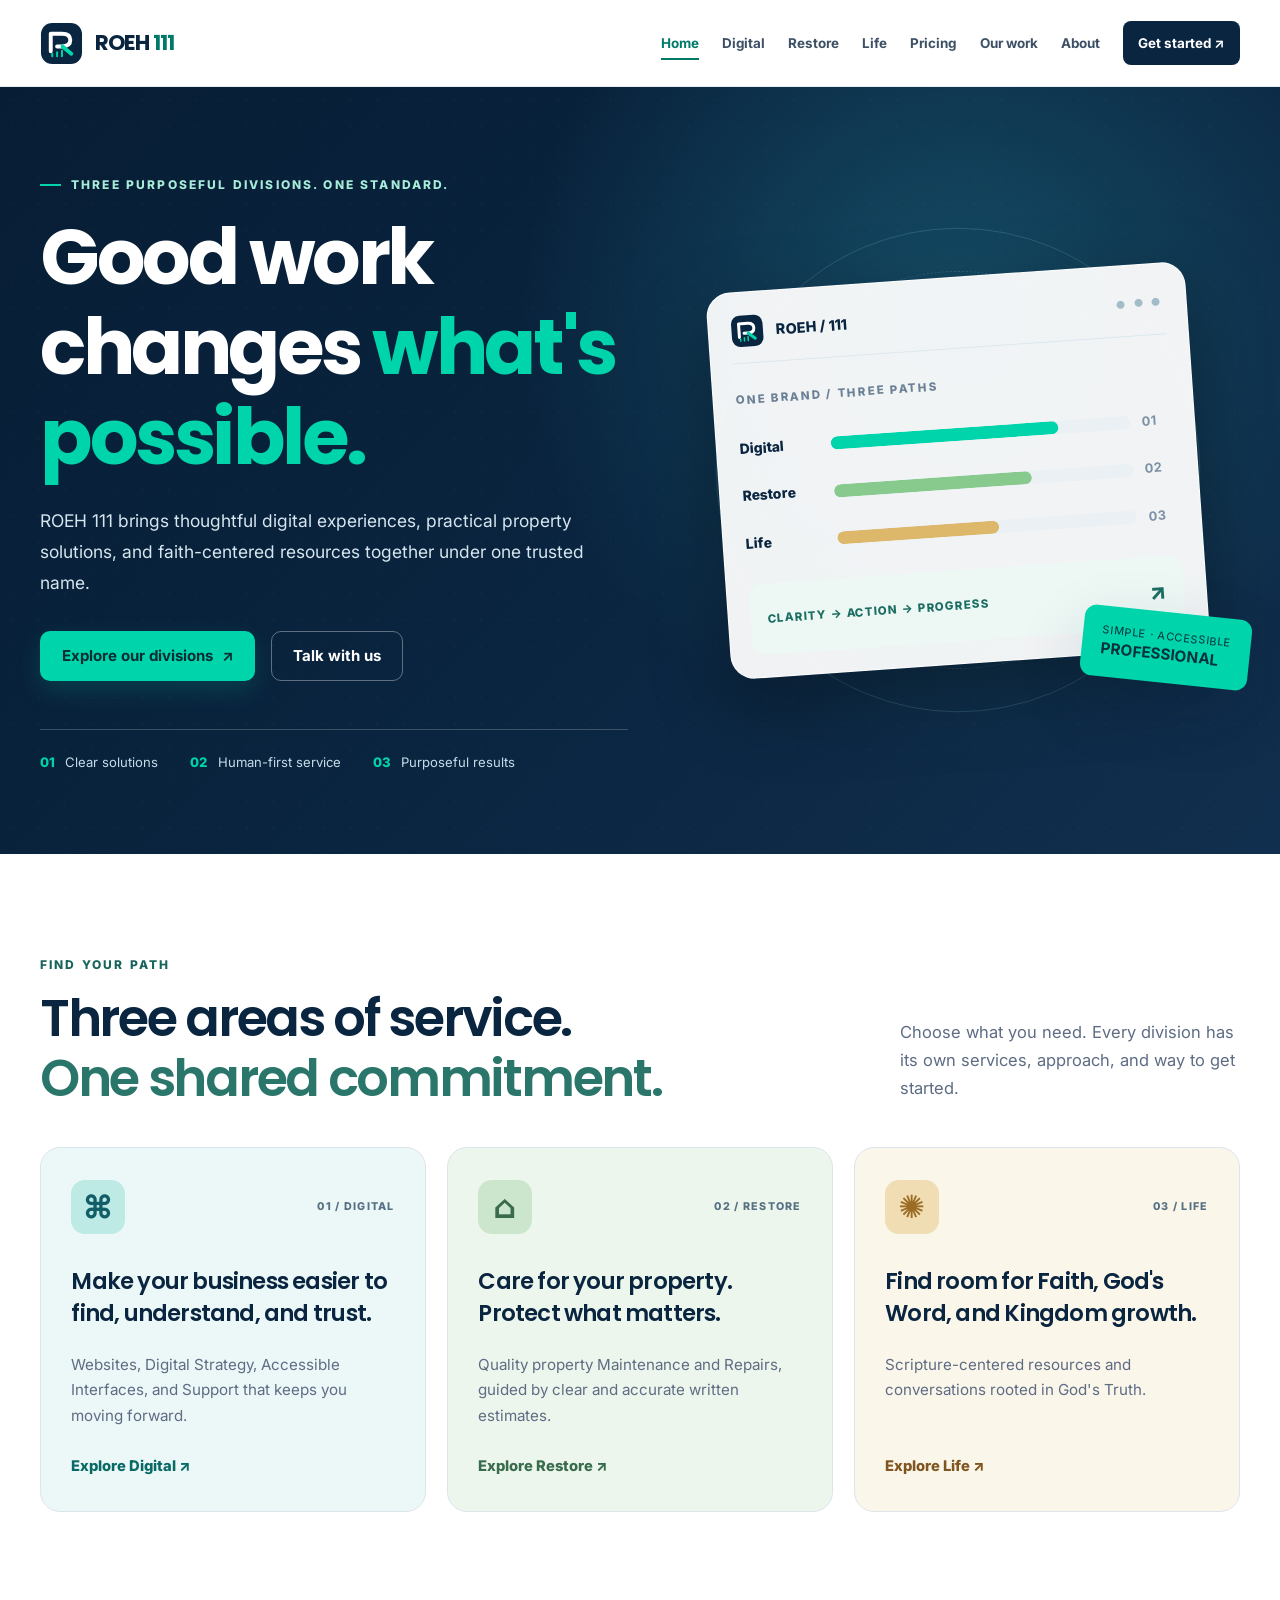
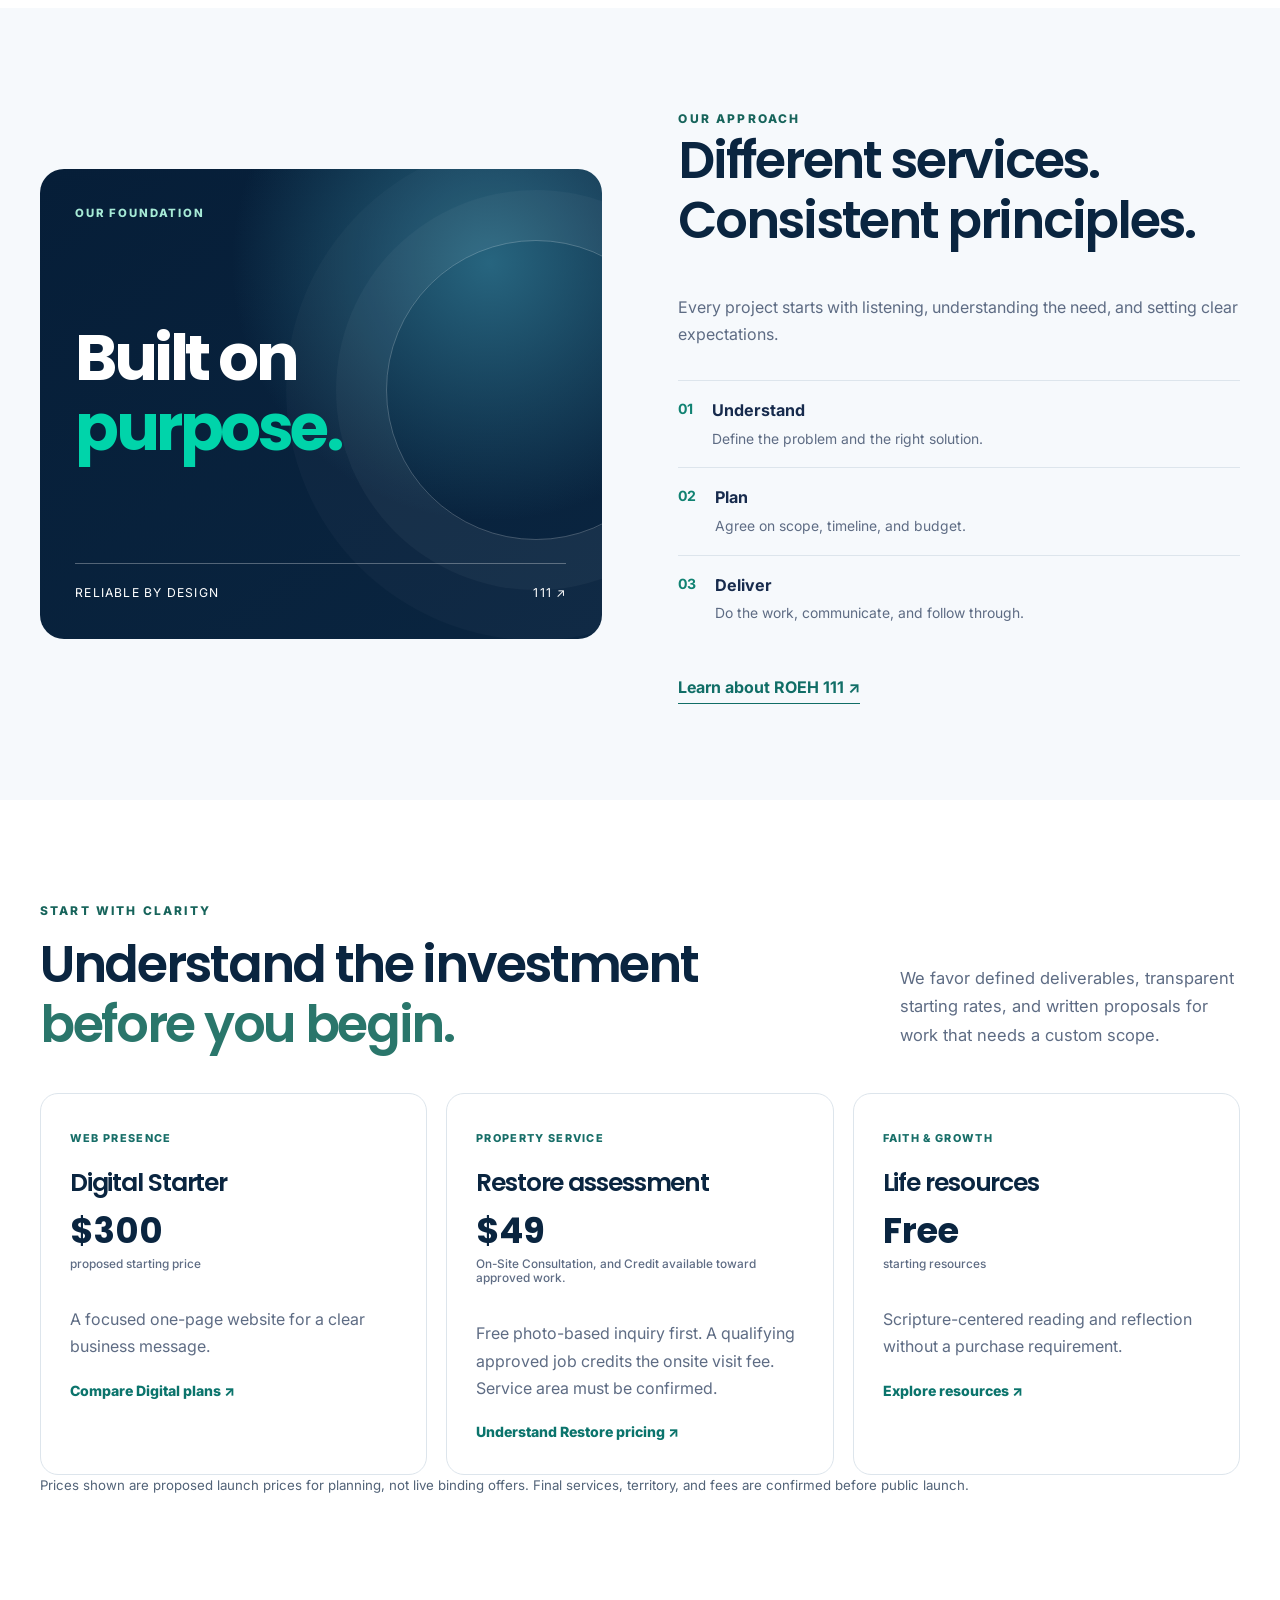
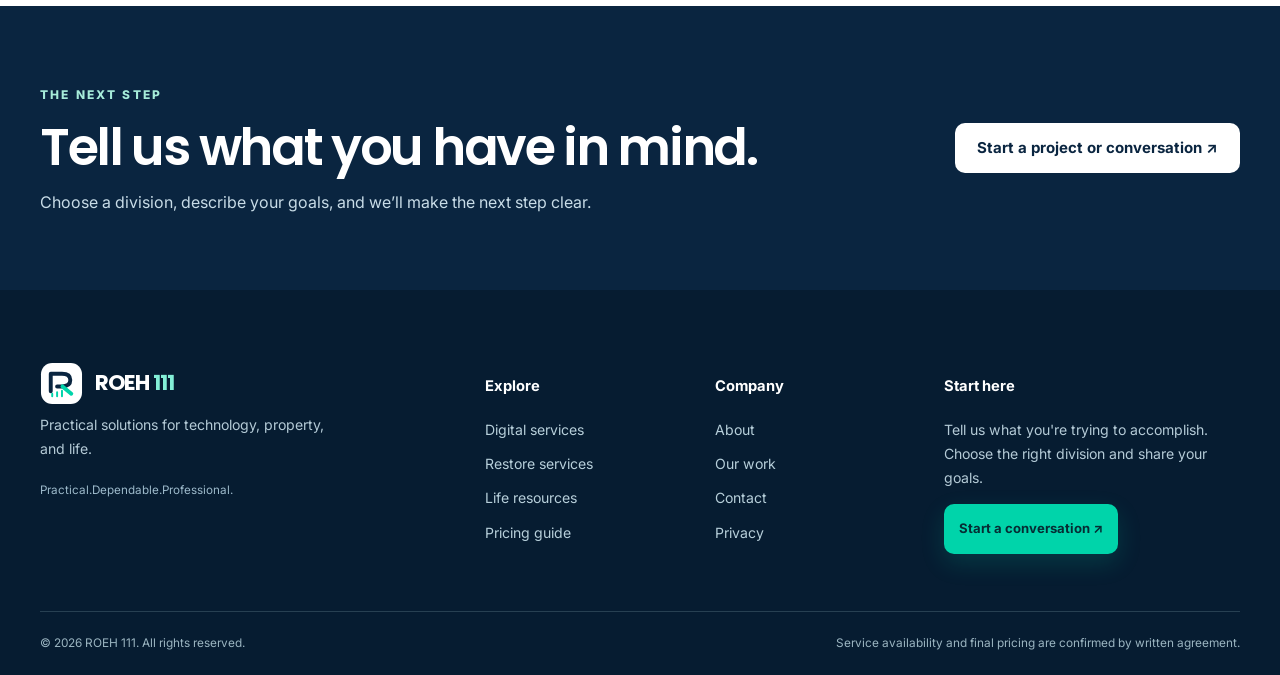
<file: index.html>
<!DOCTYPE html>
<html lang="en">

 <head>
  <meta charset="utf-8">
  <meta content="width=device-width, initial-scale=1" name="viewport">
  <meta content="#0A2540" name="theme-color">
  <meta content="ROEH 111 offers digital services, property solutions, and faith-centered resources with clarity and purpose." name="description">
  <meta content="Practical solutions for technology, property, and life" property="og:title">
  <meta content="ROEH 111 offers digital services, property solutions, and faith-centered resources with clarity and purpose." property="og:description">
  <meta content="website" property="og:type">
  <title>Practical solutions for technology, property, and life | ROEH 111</title>
  <link href="assets/roeh-mark.svg" rel="icon" type="image/svg+xml">
  <link href="https://fonts.googleapis.com" rel="preconnect">
  <link crossorigin href="https://fonts.gstatic.com" rel="preconnect">
  <link href="https://fonts.googleapis.com/css2?family=Inter:wght@400;500;600;700&family=Poppins:wght@500;600;700;800&display=swap" rel="stylesheet">
  <link href="styles.css" rel="stylesheet">
  <script defer src="config.js"></script>
  <script defer src="script.js"></script>
 </head>

 <body data-branch="all">

  <a class="skip-link" href="#main">Skip to content</a>

  <header class="site-header">

   <div class="container header-inner">
    <a aria-label="ROEH 111, go to homepage" class="brand" href="index.html">
     <img alt height="43" src="assets/roeh-mark.svg" width="43">
     <span>ROEH<strong> 111</strong></span>
    </a>

    <button aria-controls="primary-nav" aria-expanded="false" aria-label="Open menu" class="nav-toggle" type="button">
     <span></span>
     <span></span>
     <span></span>
    </button>

    <nav aria-label="Primary navigation" class="primary-nav" id="primary-nav">
     <a aria-current="page" href="index.html">Home</a>
     <a href="digital.html">Digital</a>
     <a href="restore.html">Restore</a>
     <a href="life.html">Life</a>
     <a href="pricing.html">Pricing</a>
     <a href="work.html">Our work</a>
     <a href="about.html">About</a>
     <a class="nav-contact" href="contact.html">Get started<span aria-hidden="true"> &nearrow;</span></a>
    </nav>
   </div>
  </header>

  <main id="main">

   <section class="hero">

    <div class="container hero-layout">
     <div>
      <span class="eyebrow">
       <i></i>
       THREE PURPOSEFUL DIVISIONS. ONE STANDARD.
      </span>
      <h1>Good work changes<em> what's possible.</em></h1>
      <p class="hero-lead">
        ROEH 111 brings thoughtful digital experiences, practical property solutions, and faith-centered resources together under one trusted name.
      </p>
      <div class="hero-actions">
       <a class="button button-teal" href="#divisions">Explore our divisions<span aria-hidden="true"> &nearrow;</span></a>
       <a class="button button-ghost" href="contact.html">Talk with us</a>
      </div>
      <div class="hero-meta">
       <div>
        <span class="hero-meta-num">01</span>
        <span> Clear solutions</span>
       </div>

       <div>
        <span class="hero-meta-num">02</span>
        <span> Human-first service</span>
       </div>

       <div>
        <span class="hero-meta-num">03</span>
        <span> Purposeful results</span>
       </div>
      </div>
     </div>

     <div aria-hidden="true" class="hero-visual">

      <div class="visual-orbit visual-orbit-one"></div>
      <div class="visual-orbit visual-orbit-two"></div>

      <div class="glass-panel">
       <div class="panel-header">
        <img alt src="assets/roeh-mark.svg">
        <span> ROEH / 111</span>
        <span class="panel-dot"> ● ● ●</span>
       </div>

       <div class="panel-caption">ONE BRAND / THREE PATHS</div>

       <div class="visual-bar">
        <span> Digital</span>
        <div><i style="--fill:76%;--color:#00D4AA"></i></div>

        <b> 01</b>
       </div>

       <div class="visual-bar">
        <span> Restore</span>
        <div><i style="--fill:66%;--color:#88C98E"></i></div>

        <b> 02</b>
       </div>

       <div class="visual-bar">
        <span> Life</span>
        <div><i style="--fill:54%;--color:#DDB76A"></i></div>

        <b> 03</b>
       </div>

       <div class="panel-end">
        <span> CLARITY &rarr; ACTION &rarr; PROGRESS</span>
        <span> &nearrow;</span>
       </div>
      </div>

      <div class="floating-label"> SIMPLE &middot; ACCESSIBLE<br><strong> PROFESSIONAL</strong></div>
     </div>
    </div>
   </section>

   <section class="section" id="divisions">

    <div class="container">
     <div class="section-heading">
      <div>
       <span class="eyebrow dark">FIND YOUR PATH</span>
       <h2>Three areas of service.<br><em> One shared commitment.</em></h2>
      </div>
      <p>
       Choose what you need. Every division has its own services, approach, and way to get started.
      </p>
     </div>
     <div class="division-grid">

      <article class="division-card digital-card">
       <div class="division-top">
        <span class="branch-icon"> ⌘</span>
        <span> 01 / DIGITAL</span>
       </div>
       <h3>
        Make your business easier to find, understand, and trust.
       </h3>
       <p>
        Websites, Digital Strategy, Accessible Interfaces, and Support that keeps you moving forward.
       </p>
       <a href="digital.html">Explore Digital<span aria-hidden="true"> &nearrow;</span></a>
      </article>

      <article class="division-card restore-card">
       <div class="division-top">
        <span class="branch-icon"> ⌂</span>
        <span> 02 / RESTORE</span>
       </div>

       <h3>
        Care for your property. Protect what matters.
       </h3>
       <p>
        Quality property Maintenance and Repairs, guided by clear and accurate written estimates.
       </p>
       <a href="restore.html">Explore Restore<span aria-hidden="true"> &nearrow;</span></a>
      </article>

      <article class="division-card life-card">
       <div class="division-top">
        <span class="branch-icon"> ✺</span>
        <span> 03 / LIFE</span>
       </div>

       <h3>
        Find room for Faith, God's Word, and Kingdom growth.
       </h3>
       <p>
        Scripture-centered resources and conversations rooted in God's Truth.
       </p>
       <a href="life.html">Explore Life<span aria-hidden="true"> &nearrow;</span></a>
      </article>
     </div>
    </div>
   </section>

   <section class="section section-mist">
    <div class="container split-feature">
     <div class="feature-visual">
      <span class="feature-stamp">OUR FOUNDATION</span>
      <div class="big-type">Built on<br><em>purpose.</em>
    </div>

      <div class="feature-bottom">
       <span>RELIABLE BY DESIGN</span>
       <span> 111 &nearrow;</span>
      </div>
     </div>

     <div>
      <span class="eyebrow dark">OUR APPROACH</span>
      <h2>Different services.<br>Consistent principles.</h2>
      <p>
       Every project starts with listening, understanding the need, and setting clear expectations.
      </p>
      <div class="steps-inline">
       <div>
        <b> 01</b>
        <span><strong> Understand</strong><small> Define the problem and the right solution.</small></span>
       </div>

       <div>
        <b> 02</b>
        <span><strong> Plan</strong><small> Agree on scope, timeline, and budget.</small></span>
       </div>

       <div>
        <b> 03</b>
        <span><strong> Deliver</strong><small> Do the work, communicate, and follow through.</small></span>
       </div>
      </div>

      <a class="text-link" href="about.html">
       Learn about ROEH 111 &nearrow;
      </a>
     </div>
    </div>
   </section>

   <section class="section">
    <div class="container">
     <div class="section-heading">
      <div>
       <span class="eyebrow dark">START WITH CLARITY</span>
       <h2>Understand the investment<em> before you begin.</em></h2>
      </div>
      <p>
       We favor defined deliverables, transparent starting rates, and written proposals for work that needs a custom scope.
      </p>
     </div>

     <div class="price-preview-grid">
      <article>
       <span>WEB PRESENCE</span>
       <h3>Digital Starter</h3>
       <p class="price-big">$300<small> proposed starting price</small></p>
       <p>
        A focused one-page website for a clear business message.
       </p>
       <a href="pricing.html#digital-pricing">Compare Digital plans &nearrow;</a>
      </article>

      <article>
        <span>PROPERTY SERVICE</span>
       <h3>Restore assessment</h3>
       <p class="price-big">$49<small> On-Site Consultation, and Credit available toward approved work.</small></p>
       <p>
        Free photo-based inquiry first. A qualifying approved job credits the onsite visit fee. Service area must be confirmed.
       </p>
       <a href="pricing.html#restore-pricing">Understand Restore pricing &nearrow;</a>
      </article>

      <article>
       <span>FAITH & GROWTH</span>
       <h3>Life resources</h3>
       <p class="price-big">Free<small> starting resources</small></p>
       <p>
        Scripture-centered reading and reflection without a purchase requirement.
       </p>
       <a href="life.html">Explore resources &nearrow;</a>
      </article>

     </div>
     <p class="fine-print">
      Prices shown are proposed launch prices for planning, not live binding offers. Final services, territory, and fees are confirmed before public launch.
     </p>
    </div>
   </section>

   <section class="cta-band">
    <div class="container cta-grid">
     <div>
      <span class="eyebrow">THE NEXT STEP</span>
      <h2>Tell us what you have in mind.</h2>
      <p>Choose a division, describe your goals, and we&rsquo;ll make the next step clear.</p>
     </div>
     <a class="button button-white" href="contact.html">Start a project or conversation &nearrow;</a>
    </div>

   </section>
  </main>

  <footer class="site-footer">
   <div class="container footer-grid">
    <div>
     <a aria-label="ROEH 111 homepage" class="brand footer-brand" href="index.html">
      <img alt height="43" src="assets/roeh-mark-light.svg" width="43">
      <span>ROEH<strong> 111</strong></span>
     </a>
     <p>Practical solutions for technology, property, and life.</p>
     <small>Practical.Dependable.Professional.</small>
    </div>

    <div>
     <h2>Explore</h2>
     <a href="digital.html">Digital services</a>
     <a href="restore.html">Restore services</a>
     <a href="life.html">Life resources</a>
     <a href="pricing.html">Pricing guide</a>
    </div>

    <div>
     <h2>Company</h2>
     <a href="about.html">About</a>
     <a href="work.html">Our work</a>
     <a href="contact.html">Contact</a>
     <a href="privacy.html">Privacy</a>
    </div>

    <div>
     <h2>Start here</h2>
     <p>
      Tell us what you're trying to accomplish. Choose the right division and share your goals.
     </p>
     <a class="button button-teal" href="contact.html">Start a conversation &nearrow;</a>
    </div>
   </div>

   <div class="container footer-bottom">
    <span> &copy;
     <span id="copyright-year">2026</span> ROEH 111. All rights reserved.</span>
    <span> Service availability and final pricing are confirmed by written agreement.</span>
   </div>
  </footer>
 </body>
</html>
</file>
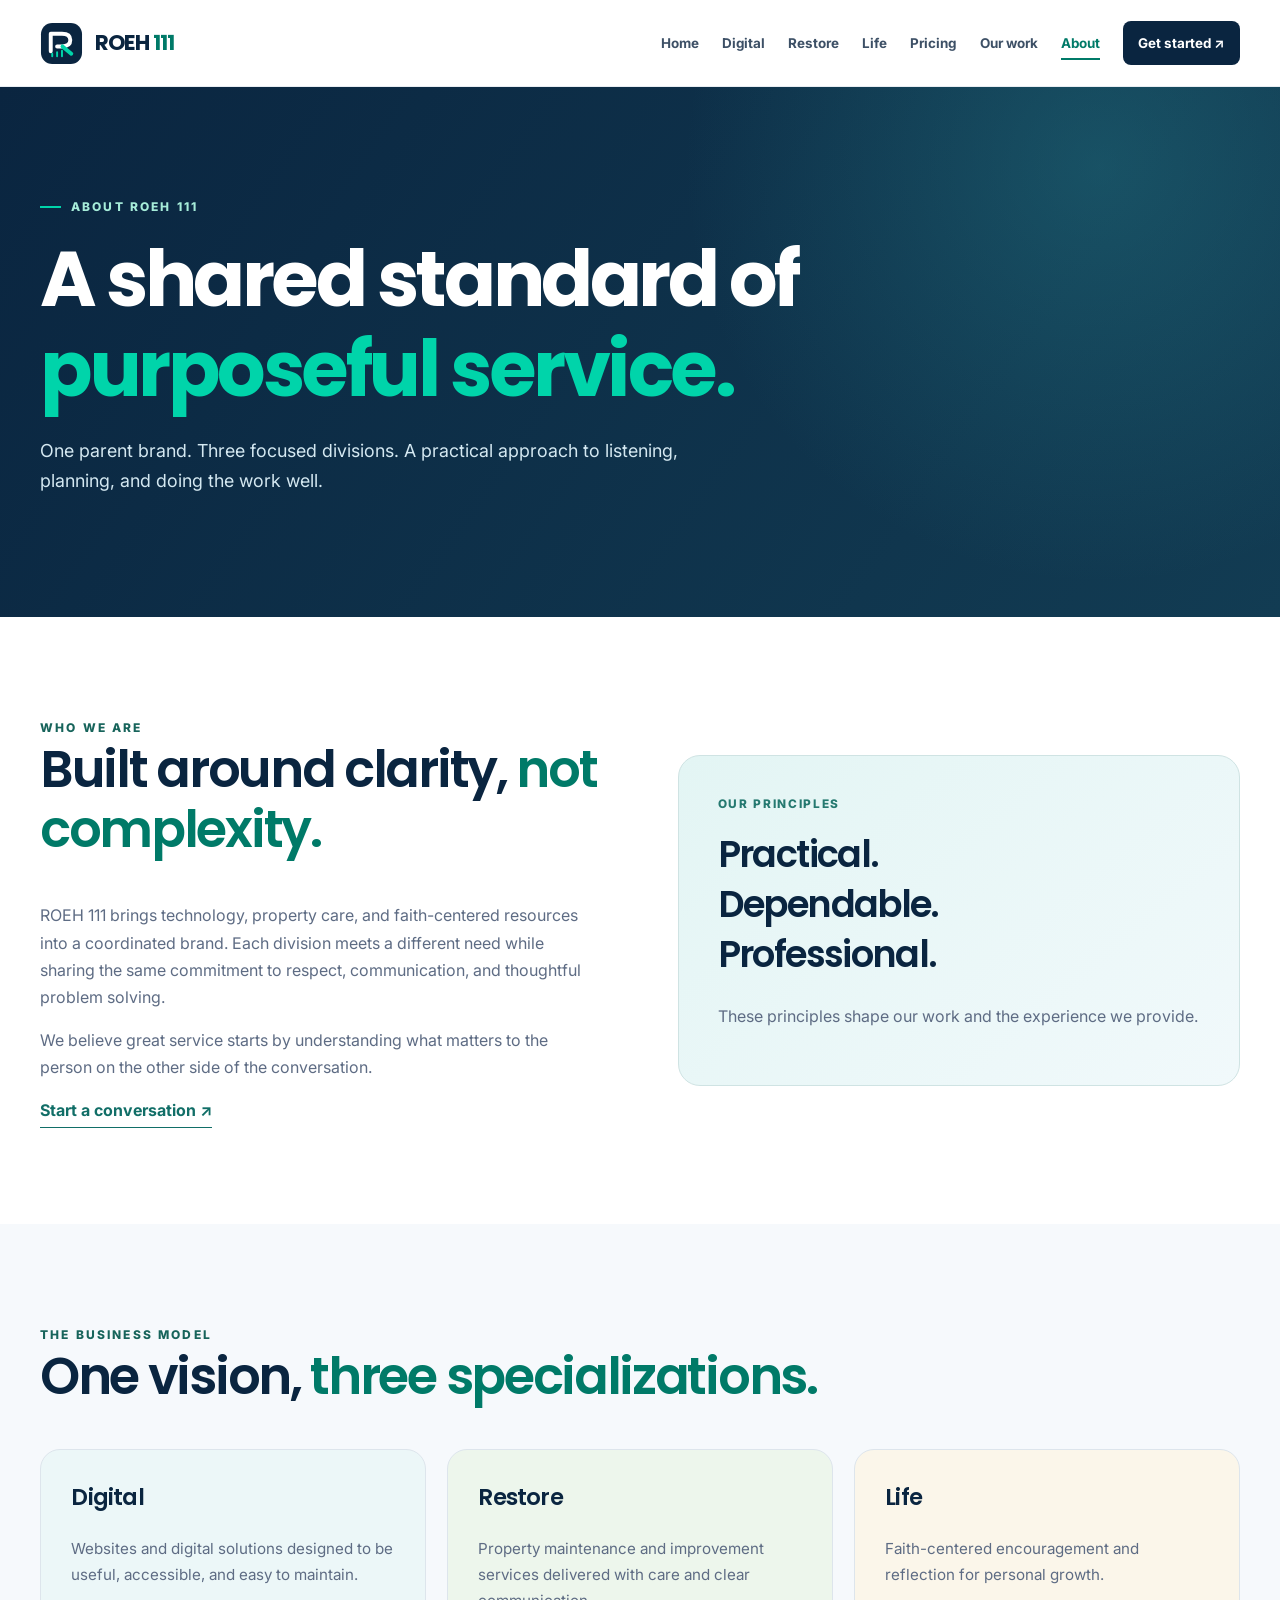
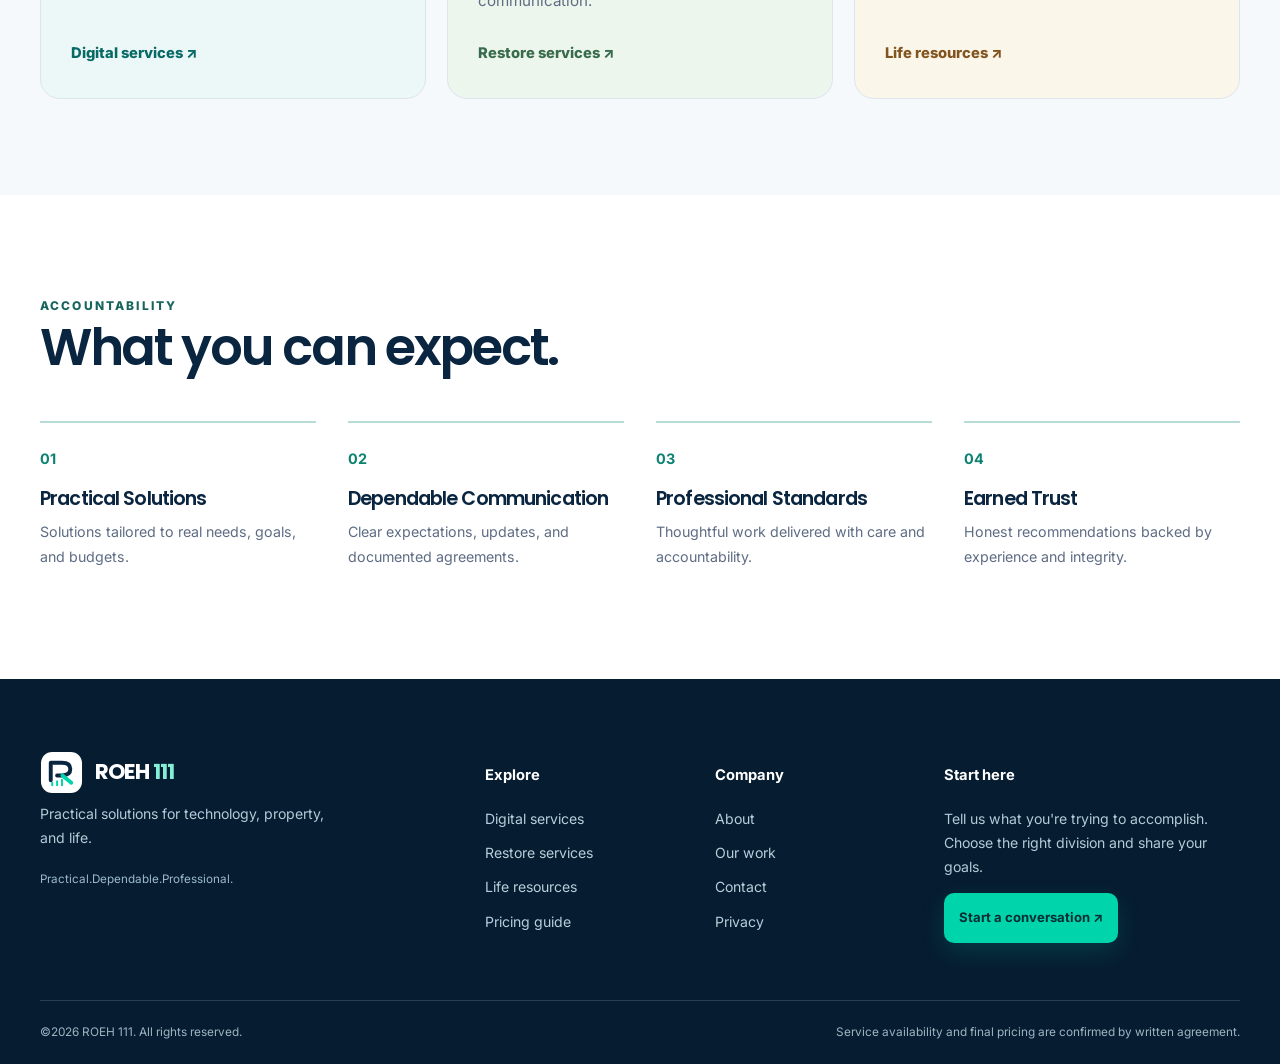
<file: about.html>
<!DOCTYPE html>
<html lang="en">

 <head>
  <meta charset="utf-8">
  <meta content="width=device-width, initial-scale=1" name="viewport">
  <meta content="#0A2540" name="theme-color">
  <meta content="Learn about ROEH 111 and its Digital, Restore, and Life divisions." name="description">
  <meta content="About ROEH 111" property="og:title">
  <meta content="Learn about ROEH 111 and its Digital, Restore, and Life divisions." property="og:description">
  <meta content="website" property="og:type">
  <title>About ROEH 111 | ROEH 111</title>
  <link href="assets/roeh-mark.svg" rel="icon" type="image/svg+xml">
  <link href="https://fonts.googleapis.com" rel="preconnect">
  <link crossorigin href="https://fonts.gstatic.com" rel="preconnect">
  <link href="https://fonts.googleapis.com/css2?family=Inter:wght@400;500;600;700&family=Poppins:wght@500;600;700;800&display=swap" rel="stylesheet">
  <link href="styles.css" rel="stylesheet">
  <script defer src="config.js"></script>
  <script defer src="script.js"></script>
 </head>

 <body data-branch="all">

  <a class="skip-link" href="#main">Skip to content</a>

  <header class="site-header">

   <div class="container header-inner">
    <a aria-label="ROEH 111, go to homepage" class="brand" href="index.html">
     <img alt height="43" src="assets/roeh-mark.svg" width="43">
     <span>ROEH<strong> 111</strong></span>
    </a>

    <button aria-controls="primary-nav" aria-expanded="false" aria-label="Open menu" class="nav-toggle" type="button">
     <span></span>
     <span></span>
     <span></span>
    </button>

    <nav aria-label="Primary navigation" class="primary-nav" id="primary-nav">
     <a href="index.html">Home</a>
     <a href="digital.html">Digital</a>
     <a href="restore.html">Restore</a>
     <a href="life.html">Life</a>
     <a href="pricing.html">Pricing</a>
     <a href="work.html">Our work</a>
     <a aria-current="page" href="about.html">About</a>
     <a class="nav-contact" href="contact.html">Get started<span aria-hidden="true"> &nearrow;</span></a>
    </nav>
   </div>
  </header>

  <main id="main">

   <section class="subhero about-hero">
    <div class="container">
     <span class="eyebrow"><i></i>ABOUT ROEH 111</span>
     <h1>A shared standard of<em> purposeful service.</em></h1>
     <p>
      One parent brand. Three focused divisions. A practical approach to listening, planning, and doing the work well.
     </p>
    </div>
   </section>

   <section class="section">
    <div class="container split-feature">
     <div>
      <span class="eyebrow dark">WHO WE ARE</span>
      <h2>Built around clarity,<em> not complexity.</em></h2>
      <p>
       ROEH 111 brings technology, property care, and faith-centered resources into a coordinated brand. 
       Each division meets a different need while sharing the same commitment to respect, communication, and thoughtful problem solving.
      </p>
      <p>
       We believe great service starts by understanding what matters to the person on the other side of the conversation.
      </p>
      <a class="text-link" href="contact.html">Start a conversation &nearrow;</a>
     </div>

     <div class="quote-panel">
      <span>OUR PRINCIPLES</span>
      <h3>Practical.<br> Dependable.<br> Professional.</h3>
      <p>
       These principles shape our work and the experience we provide.
      </p>
     </div>
    </div>
   </section>

   <section class="section section-mist">
    <div class="container">
     <span class="eyebrow dark">THE BUSINESS MODEL</span>
     <h2>One vision,<em> three specializations.</em></h2>
     <div class="division-grid compact">

      <article class="division-card digital-card">
       <h3>Digital</h3>
       <p>
        Websites and digital solutions designed to be useful, accessible, and easy to maintain.
       </p>
       <a href="digital.html">Digital services &nearrow;</a>
      </article>

      <article class="division-card restore-card">
       <h3>Restore</h3>
       <p>
        Property maintenance and improvement services delivered with care and clear communication.
       </p>
       <a href="restore.html">Restore services &nearrow;</a>
      </article>

      <article class="division-card life-card">
       <h3>Life</h3>
       <p>
        Faith-centered encouragement and reflection for personal growth.
       </p>
       <a href="life.html">Life resources &nearrow;</a>
      </article>
     </div>
    </div>
   </section>

   <section class="section">
    <div class="container">
     <span class="eyebrow dark">ACCOUNTABILITY</span>
     <h2>What you can expect.</h2>
     <div class="process-grid">
      <div>
       <b>01</b>
       <h3>Practical Solutions</h3>
       <p>
        Solutions tailored to real needs, goals, and budgets.
       </p>
      </div>

      <div>
       <b>02</b>
       <h3>Dependable Communication</h3>
       <p>
        Clear expectations, updates, and documented agreements.
       </p>
      </div>

      <div>
       <b>03</b>
       <h3>Professional Standards</h3>
       <p>
        Thoughtful work delivered with care and accountability.
       </p>
      </div>

      <div>
       <b>04</b>
       <h3>Earned Trust</h3>
       <p>
        Honest recommendations backed by experience and integrity.
       </p>
      </div>
     </div>
    </div>
   </section>
  </main>

  <footer class="site-footer">

   <div class="container footer-grid">
    <div>
     <a aria-label="ROEH 111 homepage" class="brand footer-brand" href="index.html">
      <img alt height="43" src="assets/roeh-mark-light.svg" width="43">
      <span>ROEH<strong> 111</strong></span>
     </a>
     <p>Practical solutions for technology, property, and life.</p>
     <small>Practical.Dependable.Professional.</small>
    </div>

    <div>
     <h2>Explore</h2>
     <a href="digital.html">Digital services</a>
     <a href="restore.html">Restore services</a>
     <a href="life.html">Life resources</a>
     <a href="pricing.html">Pricing guide</a>
    </div>

    <div>
     <h2>Company</h2>
     <a href="about.html">About</a>
     <a href="work.html">Our work</a>
     <a href="contact.html">Contact</a>
     <a href="privacy.html">Privacy</a>
    </div>

    <div>
     <h2>Start here</h2>
     <p>
      Tell us what you're trying to accomplish. Choose the right division and share your goals.
     </p>
     <a class="button button-teal" href="contact.html">Start a conversation &nearrow;</a>
    </div>
   </div>

   <div class="container footer-bottom">
    <span>&copy;<span id="copyright-year">2026</span> ROEH 111. All rights reserved.</span>
    <span> Service availability and final pricing are confirmed by written agreement.</span>
   </div>
  </footer>
 </body>
</html>
</file>
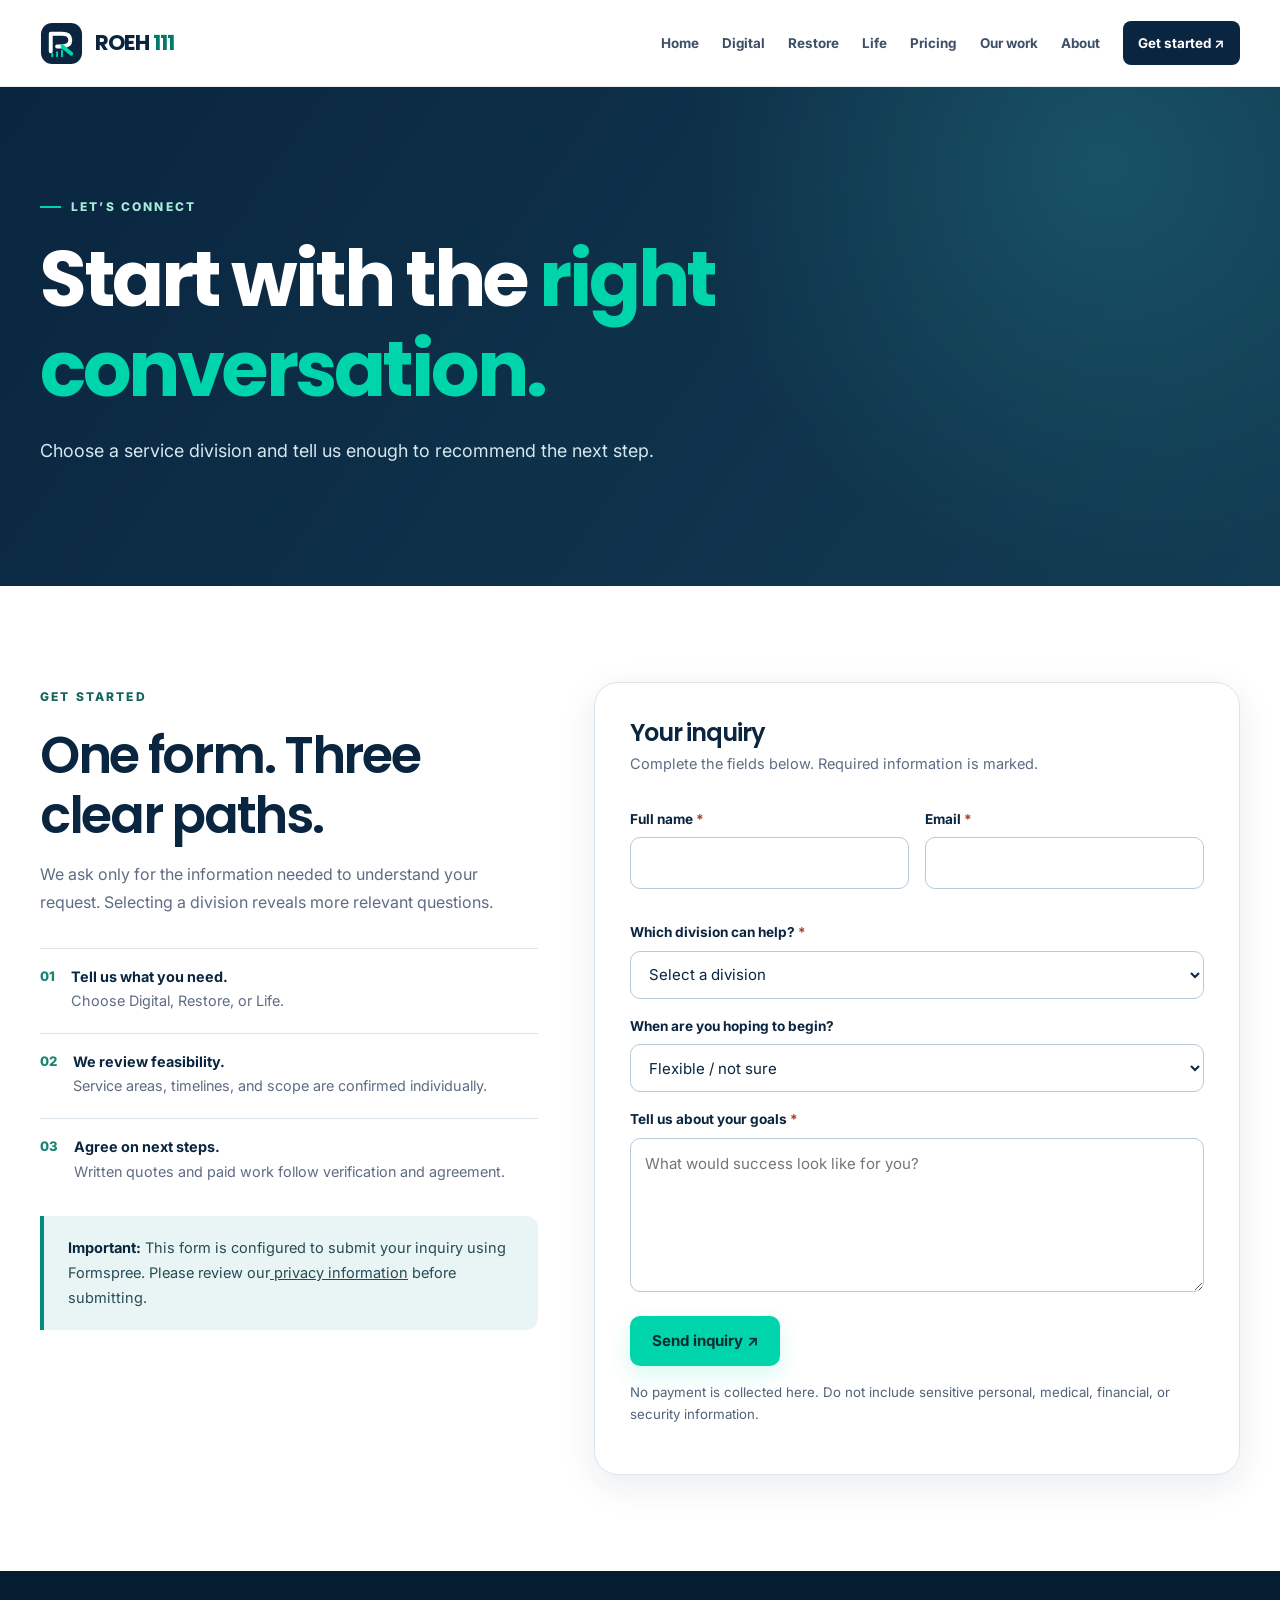
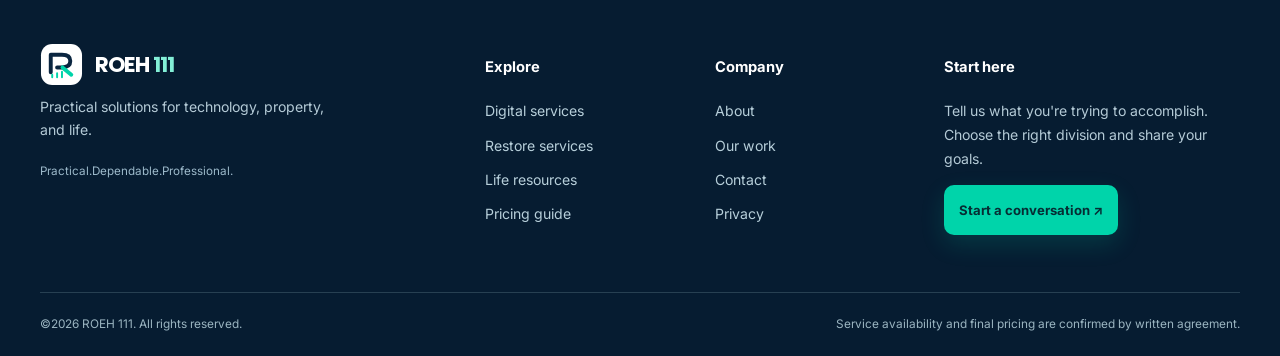
<file: contact.html>
<!DOCTYPE html>
<html lang="en">

 <head>
  <meta charset="utf-8">
  <meta content="width=device-width, initial-scale=1" name="viewport">
  <meta content="#0A2540" name="theme-color">
  <meta content="Start an inquiry with ROEH 111 Digital, Restore, or Life." name="description">
  <meta content="Contact ROEH 111" property="og:title">
  <meta content="Start an inquiry with ROEH 111 Digital, Restore, or Life." property="og:description">
  <meta content="website" property="og:type">
  <title>Contact ROEH 111 | ROEH 111</title>
  <link href="assets/roeh-mark.svg" rel="icon" type="image/svg+xml">
  <link href="https://fonts.googleapis.com" rel="preconnect">
  <link crossorigin href="https://fonts.gstatic.com" rel="preconnect">
  <link href="https://fonts.googleapis.com/css2?family=Inter:wght@400;500;600;700&family=Poppins:wght@500;600;700;800&display=swap" rel="stylesheet">
  <link href="styles.css" rel="stylesheet">
  <script defer src="config.js"></script>
  <script defer src="script.js"></script>
 </head>

 <body data-branch="all">

  <a class="skip-link" href="#main">Skip to content</a>

  <header class="site-header">

   <div class="container header-inner">
    <a aria-label="ROEH 111, go to homepage" class="brand" href="index.html">
     <img alt height="43" src="assets/roeh-mark.svg" width="43">
     <span>ROEH<strong> 111</strong></span>
    </a>

    <button aria-controls="primary-nav" aria-expanded="false" aria-label="Open menu" class="nav-toggle" type="button">
     <span></span>
     <span></span>
     <span></span>
    </button>

    <nav aria-label="Primary navigation" class="primary-nav" id="primary-nav">
     <a href="index.html">Home</a>
     <a href="digital.html">Digital</a>
     <a href="restore.html">Restore</a>
     <a href="life.html">Life</a>
     <a href="pricing.html">Pricing</a>
     <a href="work.html">Our work</a>
     <a href="about.html">About</a>
     <a class="nav-contact" href="contact.html">Get started<span aria-hidden="true"> &nearrow;</span></a>
    </nav>
   </div>
  </header>

  <main id="main">
   <section class="subhero contact-hero">
    <div class="container">
     <span class="eyebrow"><i></i>LET&rsquo;S CONNECT</span>

     <h1>Start with the<em> right conversation.</em></h1>
     <p>
      Choose a service division and tell us enough to recommend the next step.
     </p>
    </div>
   </section>

   <section class="section">
    <div class="container contact-layout">
     <div>
      <span class="eyebrow dark">GET STARTED</span>
      <h2>One form. Three clear paths.</h2>
      <p>
       We ask only for the information needed to understand your request. Selecting a division reveals more relevant questions.
      </p>

      <div class="contact-points">
       <div>
        <span> 01</span>
        <p><strong> Tell us what you need.</strong><br>Choose Digital, Restore, or Life.</p>
       </div>

       <div>
        <span> 02</span>
        <p><strong> We review feasibility.</strong><br>Service areas, timelines, and scope are confirmed individually.</p>
       </div>

       <div>
        <span> 03</span>
        <p><strong> Agree on next steps.</strong><br> Written quotes and paid work follow verification and agreement.</p>
       </div>
      </div>

      <div class="notice">
       <strong>Important:</strong>
       This form is configured to submit your inquiry using Formspree.
       Please review our<a href="privacy.html"> privacy information</a> before submitting.
      </div>
     </div>

     <div class="form-shell">
      <form id="inquiry-form" action="https://formspree.io/f/xvkaawre" method="POST">
       <input id="subject-field" name="subject" type="hidden" value="ROEH 111 — New inquiry">
       <h3>Your inquiry</h3>
       <p id="form-intro">Complete the fields below. Required information is marked.</p>
       <div class="form-grid">
        <div class="field">
         <label for="full-name">Full name<span class="required"> *</span></label>
         <input autocomplete="name" id="full-name" maxlength="120" name="fullName" required>
     </div>

        <div class="field">
         <label for="email">Email<span class="required"> *</span></label>
         <input autocomplete="email" id="email" maxlength="200" name="email" required type="email">
        </div>
     </div>

       <div class="field">
        <label for="division">Which division can help?<span class="required"> *</span></label>
            <select id="division" name="division" required>
                <option value>Select a division</option>
                <option value="Digital">Digital &mdash; website or technology</option>
                <option value="Restore">Restore &mdash; property services</option>
                <option value="Life">Life &mdash; resources or conversation</option>
            </select>
       </div>

       <div class="field branch-specific" data-visible-for="Digital" hidden>
        <label for="project-type">Digital project type</label>
        <select id="project-type" name="projectType">
            <option value>Not sure yet</option>
            <option>Launch</option>
            <option>Establish</option>
            <option>Elevate</option>
            <option>Care plan</option>
            <option>Custom project</option>
        </select>
       </div>

       <div class="form-grid branch-specific" data-visible-for="Restore" hidden>
        <div class="field">
         <label for="project-location">Property city / ZIP</label>
         <input id="project-location" maxlength="120" name="propertyLocation" placeholder="City or ZIP">
        </div>

        <div class="field">
         <label for="property-type">Property type</label>
         <select id="property-type" name="propertyType">
          <option value>Select</option>
          <option>Home</option>
          <option>Rental property</option>
          <option>Small business property</option>
          <option>Other</option>
         </select>
        </div>
       </div>

       <div class="field branch-specific" data-visible-for="Life" hidden>
        <label for="life-topic">Topic of interest</label>
        <select id="life-topic" name="lifeTopic">
         <option value>Choose an option</option>
         <option>Faith resources</option>
         <option>Reflection prompts</option>
         <option>Conversation availability</option>
         <option>Other</option>
        </select>
       </div>

       <div class="field">
        <label for="timeline">When are you hoping to begin?</label>
        <select id="timeline" name="timeline">
         <option value>Flexible / not sure</option>
         <option>As soon as available</option>
         <option>Within one month</option>
         <option>Within three months</option>
         <option>Just researching</option>
        </select>
       </div>

       <div class="field">
        <label for="details">Tell us about your goals<span class="required"> *</span></label>
        <textarea id="details" maxlength="3000" minlength="10" name="details" placeholder="What would success look like for you?" required rows="5"></textarea>
       </div>

       <div aria-hidden="true" class="hidden-honeypot">
        <label for="website-check">Leave this field empty</label>
        <input autocomplete="off" id="website-check" name="_gotcha" tabindex="-1">
       </div>

       <div class="form-actions">
        <button class="button button-teal" id="submit-btn" type="submit">Send inquiry &nearrow;</button>
        <p class="fine-print">
         No payment is collected here. Do not include sensitive personal, medical, financial, or security information.
        </p>
       </div>

       <div aria-live="polite" class="form-status" id="form-status" role="status">
       </div>
       <div class="prepared" hidden id="prepared-area">
        <label for="prepared-text">Copy your prepared request</label>
        <textarea id="prepared-text" readonly rows="10"></textarea>
        <button class="button button-outline" id="copy-request" type="button">Copy message</button>
        <a class="button button-outline" hidden id="email-request">Open email app &nearrow;</a>
       </div>
      </form>
     </div>
    </div>
   </section>
  </main>

  <footer class="site-footer">
   <div class="container footer-grid">
    <div>
     <a aria-label="ROEH 111 homepage" class="brand footer-brand" href="index.html">
      <img alt height="43" src="assets/roeh-mark-light.svg" width="43">
      <span>ROEH<strong> 111</strong></span>
     </a>

     <p>Practical solutions for technology, property, and life.</p>
     <small>Practical.Dependable.Professional.</small>
    </div>

    <div>
     <h2>Explore</h2>
     <a href="digital.html">Digital services</a>
     <a href="restore.html">Restore services</a>
     <a href="life.html">Life resources</a>
     <a href="pricing.html">Pricing guide</a>
    </div>

    <div>
     <h2>Company</h2>
     <a href="about.html">About</a>
     <a href="work.html">Our work</a>
     <a href="contact.html">Contact</a>
     <a href="privacy.html">Privacy</a>
    </div>

    <div>
     <h2>Start here</h2>
     <p>
      Tell us what you're trying to accomplish. Choose the right division and share your goals.
     </p>
     <a class="button button-teal" href="contact.html">Start a conversation &nearrow;</a>
    </div>
   </div>

   <div class="container footer-bottom">
    <span>&copy;<span id="copyright-year">2026</span> ROEH 111. All rights reserved.</span>
    <span>Service availability and final pricing are confirmed by written agreement.</span>
   </div>
  </footer>
 </body>
</html>
</file>
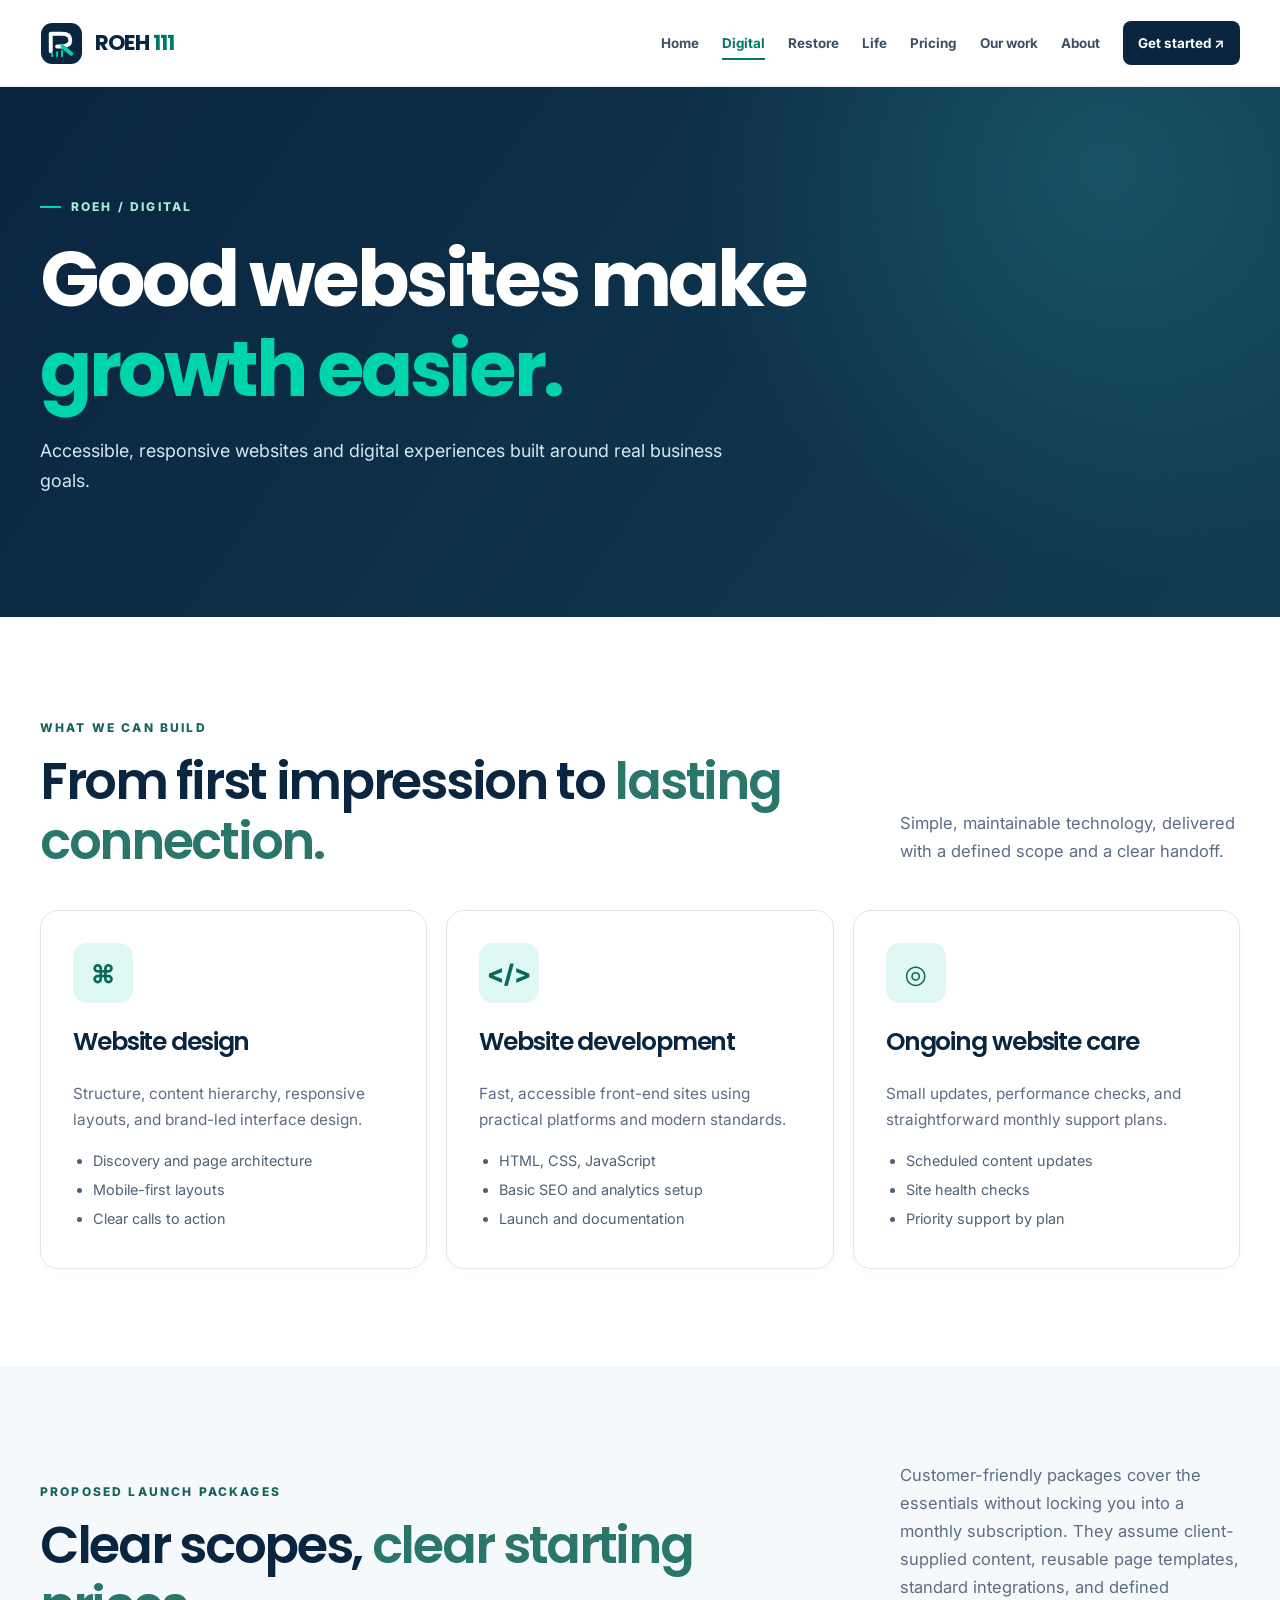
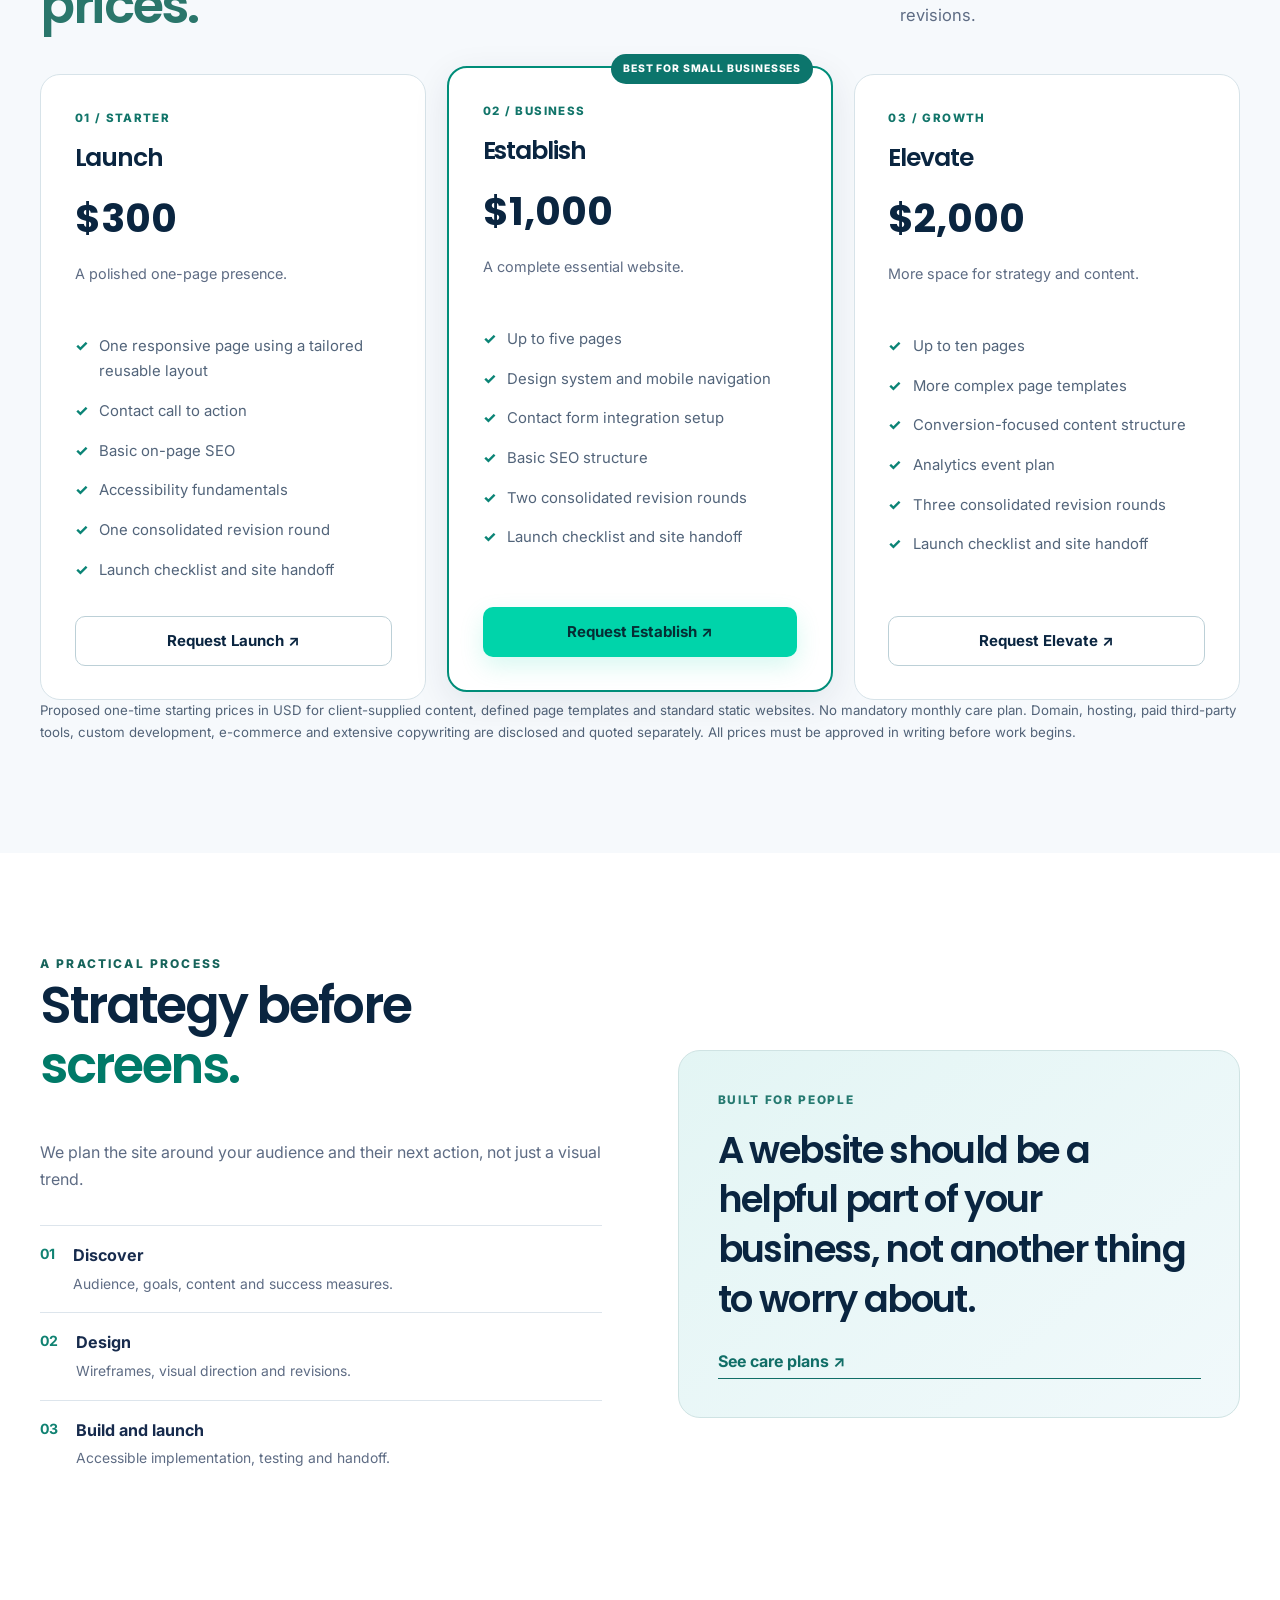
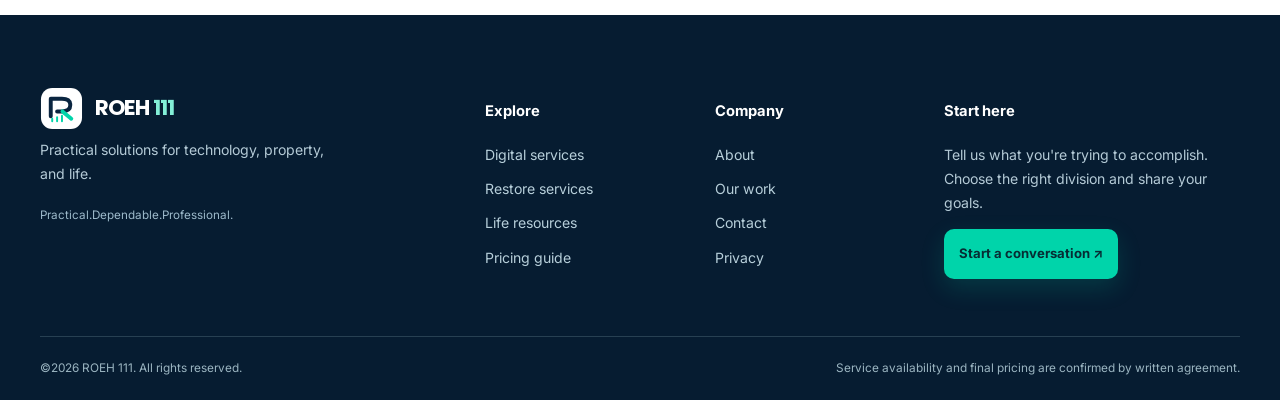
<file: digital.html>
<!DOCTYPE html>
<html lang="en">

 <head>
  <meta charset="utf-8">
  <meta content="width=device-width, initial-scale=1" name="viewport">
  <meta content="#0A2540" name="theme-color">
  <meta content="Modern website design, development, and care plans from ROEH 111 Digital." name="description">
  <meta content="Digital services and website packages" property="og:title">
  <meta content="Modern website design, development, and care plans from ROEH 111 Digital." property="og:description">
  <meta content="website" property="og:type">
  <title>Digital services and website packages | ROEH 111</title>
  <link href="assets/roeh-mark.svg" rel="icon" type="image/svg+xml">
  <link href="https://fonts.googleapis.com" rel="preconnect">
  <link crossorigin href="https://fonts.gstatic.com" rel="preconnect">
  <link href="https://fonts.googleapis.com/css2?family=Inter:wght@400;500;600;700&family=Poppins:wght@500;600;700;800&display=swap" rel="stylesheet">
  <link href="styles.css" rel="stylesheet">
  <script defer src="config.js">
  </script>
  <script defer src="script.js">
  </script>
 </head>

 <body data-branch="digital">

  <a class="skip-link" href="#main">Skip to content</a>

  <header class="site-header">

   <div class="container header-inner">
    <a aria-label="ROEH 111, go to homepage" class="brand" href="index.html">
     <img alt height="43" src="assets/roeh-mark.svg" width="43">
     <span>ROEH<strong> 111</strong></span>
    </a>

    <button aria-controls="primary-nav" aria-expanded="false" aria-label="Open menu" class="nav-toggle" type="button">
     <span></span>
     <span></span>
     <span></span>
    </button>

    <nav aria-label="Primary navigation" class="primary-nav" id="primary-nav">
     <a href="index.html">Home</a>
     <a aria-current="page" href="digital.html">Digital</a>
     <a href="restore.html">Restore</a>
     <a href="life.html">Life</a>
     <a href="pricing.html">Pricing</a>
     <a href="work.html">Our work</a>
     <a href="about.html">About</a>
     <a class="nav-contact" href="contact.html">Get started<span aria-hidden="true"> &nearrow;</span></a>
    </nav>
   </div>
  </header>

  <main id="main">

   <section class="subhero digital-hero">
    <div class="container">
     <span class="eyebrow"><i></i>ROEH / DIGITAL</span>
     <h1>Good websites make<em> growth easier.</em></h1>
     <p>
      Accessible, responsive websites and digital experiences built around real business goals.
     </p>
    </div>
   </section>

   <section class="section">
    <div class="container">
     <div class="section-heading">
      <div>
       <span class="eyebrow dark">WHAT WE CAN BUILD</span>
       <h2>From first impression to<em> lasting connection.</em></h2>
      </div>
      <p>
       Simple, maintainable technology, delivered with a defined scope and a clear handoff.
      </p>
     </div>

     <div class="service-grid">
      <article class="service-tile">
       <div class="service-symbol">⌘</div>
       <h3>Website design</h3>
       <p>
        Structure, content hierarchy, responsive layouts, and brand-led interface design.
       </p>
       
       <ul>
        <li>Discovery and page architecture</li>
        <li>Mobile-first layouts</li>
        <li>Clear calls to action</li>
       </ul>
      </article>

      <article class="service-tile">
       <div class="service-symbol">&lt;/&gt;</div>
       <h3>Website development</h3>
       <p>
        Fast, accessible front-end sites using practical platforms and modern standards.
       </p>
       <ul>
        <li>HTML, CSS, JavaScript</li>
        <li>Basic SEO and analytics setup</li>
        <li>Launch and documentation</li>
       </ul>
      </article>

      <article class="service-tile">
       <div class="service-symbol">◎</div>
       <h3>Ongoing website care</h3>
       <p>
        Small updates, performance checks, and straightforward monthly support plans.
       </p>
       <ul>
        <li>Scheduled content updates</li>
        <li>Site health checks</li>
        <li>Priority support by plan</li>
       </ul>
      </article>
     </div>
    </div>
   </section>

   <section class="section section-mist" id="packages">
    <div class="container">
     <div class="section-heading">
      <div>
       <span class="eyebrow dark">PROPOSED LAUNCH PACKAGES</span>
       <h2>Clear scopes,<em> clear starting prices.</em></h2>
      </div>

      <p>
       Customer-friendly packages cover the essentials without locking you into a monthly subscription. 
       They assume client-supplied content, reusable page templates, standard integrations, and defined revisions.
      </p>
     </div>

     <div class="package-grid">
      <article class="package">
       <span class="package-kicker">01 / STARTER</span>
       <h3>Launch</h3>
       <p class="package-price">$300</p>
       <p>A polished one-page presence.</p>
       <ul class="check-list">
        <li>One responsive page using a tailored reusable layout</li>
        <li>Contact call to action</li>
        <li>Basic on-page SEO</li>
        <li>Accessibility fundamentals</li>
        <li>One consolidated revision round</li>
        <li>Launch checklist and site handoff</li>
       </ul>
       <a class="button button-outline" href="contact.html?division=Digital&package=Launch">Request Launch &nearrow;</a>
      </article>

      <article class="package featured">
       <span class="package-label">BEST FOR SMALL BUSINESSES</span>
       <span class="package-kicker">02 / BUSINESS</span>
       <h3>Establish</h3>
       <p class="package-price">$1,000</p>
       <p>A complete essential website.</p>
       <ul class="check-list">
        <li>Up to five pages</li>
        <li>Design system and mobile navigation</li>
        <li>Contact form integration setup</li>
        <li>Basic SEO structure</li>
        <li>Two consolidated revision rounds</li>
        <li>Launch checklist and site handoff</li>
       </ul>
       <a class="button button-teal" href="contact.html?division=Digital&package=Establish">Request Establish &nearrow;</a>
      </article>

      <article class="package">
       <span class="package-kicker">03 / GROWTH</span>
       <h3>Elevate</h3>
       <p class="package-price">$2,000</p>
       <p>More space for strategy and content.</p>
       <ul class="check-list">
        <li>Up to ten pages</li>
        <li>More complex page templates</li>
        <li>Conversion-focused content structure</li>
        <li>Analytics event plan</li>
        <li>Three consolidated revision rounds</li>
        <li>Launch checklist and site handoff</li>
       </ul>
       <a class="button button-outline" href="contact.html?division=Digital&package=Elevate">Request Elevate &nearrow;</a>
      </article>
     </div>

     <p class="fine-print">
      Proposed one-time starting prices in USD for client-supplied content, defined page templates and standard static websites.
      No mandatory monthly care plan. Domain, hosting, paid third-party tools, custom development, e-commerce and 
      extensive copywriting are disclosed and quoted separately. All prices must be approved in writing before work begins.
     </p>
    </div>
   </section>

   <section class="section">
    <div class="container split-feature">
     <div>
      <span class="eyebrow dark">A PRACTICAL PROCESS</span>
      <h2>Strategy before<em> screens.</em></h2>
      <p>
       We plan the site around your audience and their next action, not just a visual trend.
      </p>
      <div class="steps-inline">
       <div>
        <b>01</b>
        <span><strong>Discover</strong><small> Audience, goals, content and success measures.</small></span>
       </div>

       <div>
        <b>02</b>
        <span><strong>Design</strong><small> Wireframes, visual direction and revisions.</small></span>
       </div>

       <div>
        <b>03</b>
        <span><strong>Build and launch</strong><small> Accessible implementation, testing and handoff.</small></span>
       </div>
      </div>
     </div>

     <div class="quote-panel">
      <span>BUILT FOR PEOPLE</span>
      <h3>A website should be a helpful part of your business, not another thing to worry about.</h3>
      <a class="text-link" href="pricing.html#digital-pricing">See care plans &nearrow;</a>
     </div>
    </div>
   </section>
  </main>

  <footer class="site-footer">
   <div class="container footer-grid">
    <div>
     <a aria-label="ROEH 111 homepage" class="brand footer-brand" href="index.html">
      <img alt height="43" src="assets/roeh-mark-light.svg" width="43">
      <span>ROEH<strong> 111</strong></span>
     </a>

     <p>Practical solutions for technology, property, and life.</p>
     <small>Practical.Dependable.Professional.</small>
    </div>

    <div>
     <h2>Explore</h2>
     <a href="digital.html">Digital services</a>
     <a href="restore.html">Restore services</a>
     <a href="life.html">Life resources</a>
     <a href="pricing.html">Pricing guide</a>
    </div>

    <div>
     <h2>Company</h2>
     <a href="about.html">About</a>
     <a href="work.html">Our work</a>
     <a href="contact.html">Contact</a>
     <a href="privacy.html">Privacy</a>
    </div>

    <div>
     <h2>Start here</h2>
     <p>
      Tell us what you're trying to accomplish. Choose the right division and share your goals.
     </p>
     <a class="button button-teal" href="contact.html">Start a conversation &nearrow;</a>
    </div>
   </div>

   <div class="container footer-bottom">
    <span>&copy;<span id="copyright-year">2026</span> ROEH 111. All rights reserved.</span>
    <span>Service availability and final pricing are confirmed by written agreement.</span>
   </div>
  </footer>
 </body>
</html>
</file>
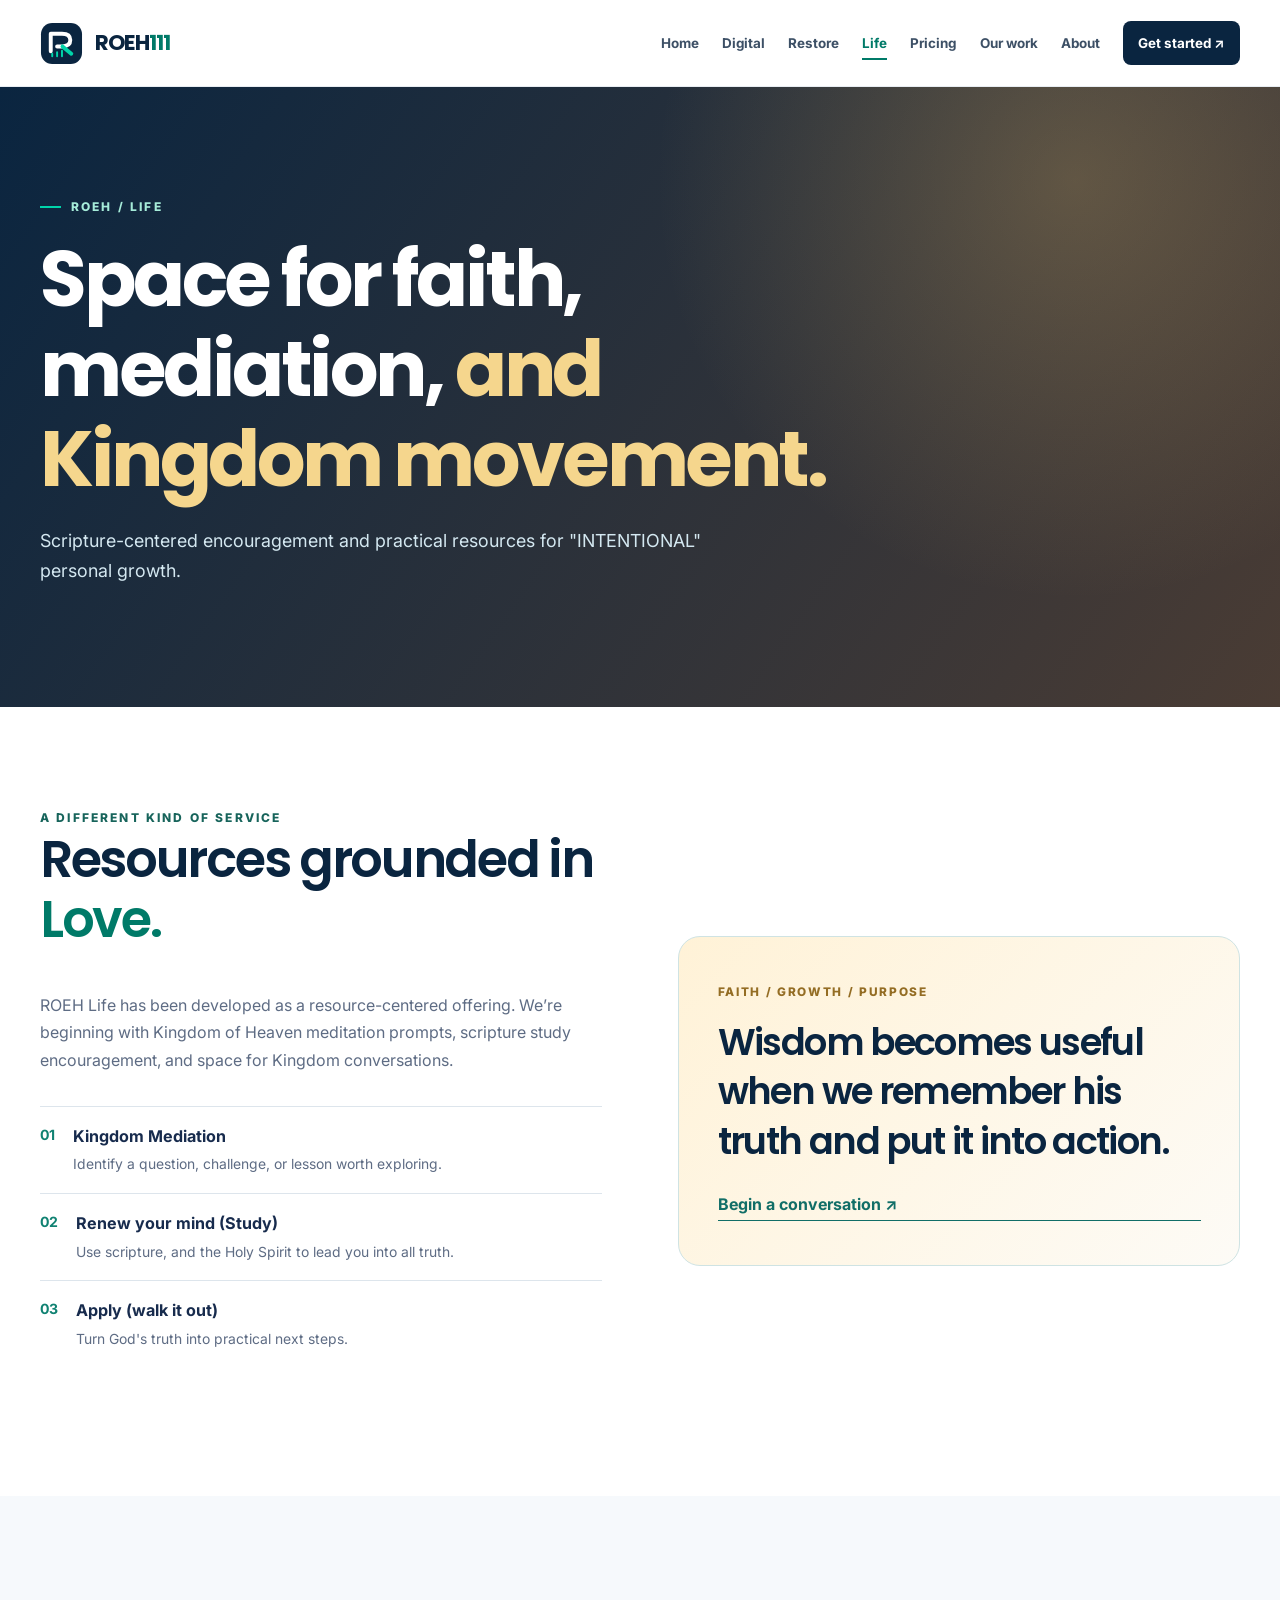
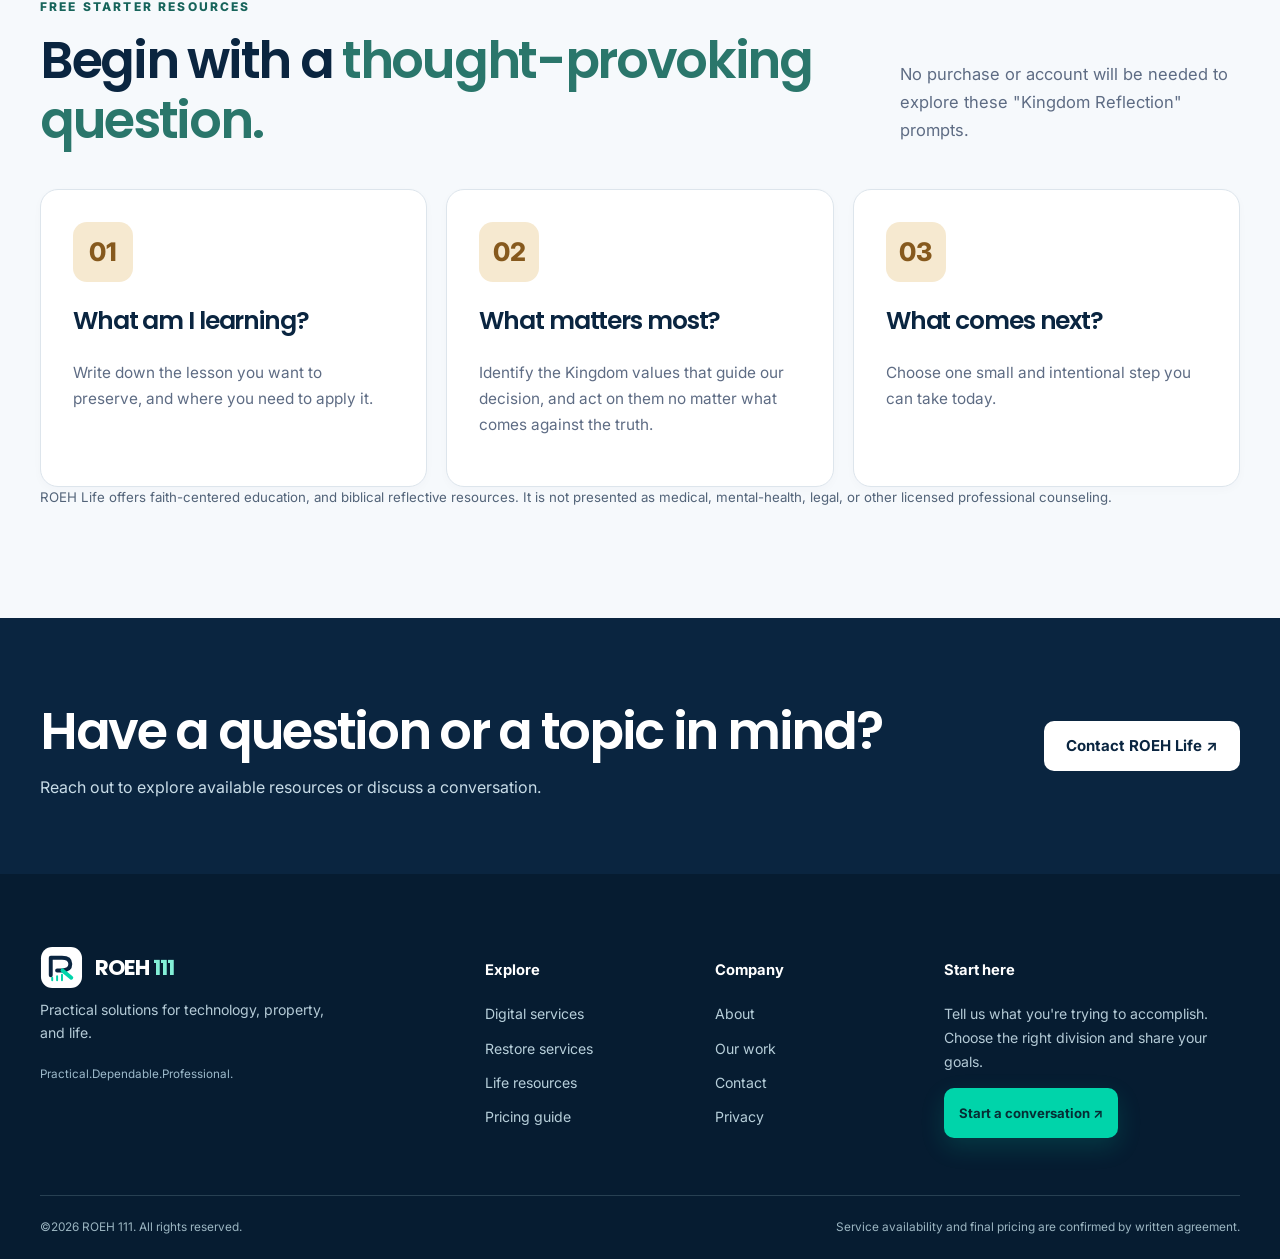
<file: life.html>
<!DOCTYPE html>
<html lang="en">

 <head>
  <meta charset="utf-8">
  <meta content="width=device-width, initial-scale=1" name="viewport">
  <meta content="#0A2540" name="theme-color">
  <meta content="Explore ROEH Life: scripture-centered resources and reflective practices." name="description">
  <meta content="Life resources for faith and reflection" property="og:title">
  <meta content="Explore ROEH Life: scripture-centered resources and reflective practices." property="og:description">
  <meta content="website" property="og:type">
  <title>Life resources for faith and reflection | ROEH 111</title>
  <link href="assets/roeh-mark.svg" rel="icon" type="image/svg+xml">
  <link href="https://fonts.googleapis.com" rel="preconnect">
  <link crossorigin href="https://fonts.gstatic.com" rel="preconnect">
  <link href="https://fonts.googleapis.com/css2?family=Inter:wght@400;500;600;700&family=Poppins:wght@500;600;700;800&display=swap" rel="stylesheet">
  <link href="styles.css" rel="stylesheet">
  <script defer src="config.js"></script>
  <script defer src="script.js"></script>
 </head>

 <body data-branch="life">
    
  <a class="skip-link" href="#main">Skip to content</a>

  <header class="site-header">

   <div class="container header-inner">
    <a aria-label="ROEH 111, go to homepage" class="brand" href="index.html">
     <img alt height="43" src="assets/roeh-mark.svg" width="43">
     <span>ROEH<strong>111</strong></span>
    </a>

    <button aria-controls="primary-nav" aria-expanded="false" aria-label="Open menu" class="nav-toggle" type="button">
     <span></span>
     <span></span>
     <span></span>
    </button>

    <nav aria-label="Primary navigation" class="primary-nav" id="primary-nav">
     <a href="index.html">Home</a>
     <a href="digital.html">Digital</a>
     <a href="restore.html">Restore</a>
     <a aria-current="page" href="life.html">Life</a>
     <a href="pricing.html">Pricing</a>
     <a href="work.html">Our work</a>
     <a href="about.html">About</a>
     <a class="nav-contact" href="contact.html">Get started<span aria-hidden="true"> &nearrow;</span></a>
    </nav>
   </div>
  </header>

  <main id="main">

   <section class="subhero life-hero">
    <div class="container">
     <span class="eyebrow"><i></i>ROEH / LIFE</span>
     <h1>Space for faith, mediation,<em> and Kingdom movement.</em></h1>
     <p>
      Scripture-centered encouragement and practical resources for "INTENTIONAL" personal growth.
     </p>
    </div>
   </section>

   <section class="section">
    <div class="container split-feature">
     <div>
      <span class="eyebrow dark">A DIFFERENT KIND OF SERVICE</span>
      <h2>Resources grounded in<em> Love.</em></h2>
      <p>
       ROEH Life has been developed as a resource-centered offering. 
       We&rsquo;re beginning with Kingdom of Heaven meditation prompts, scripture study encouragement, and space for Kingdom conversations.
      </p>
      <div class="steps-inline">
       <div>
        <b>01</b>
        <span><strong> Kingdom Mediation</strong>
            <small> Identify a question, challenge, or lesson worth exploring.</small></span>
       </div>

       <div>
        <b>02</b>
        <span><strong>Renew your mind (Study)</strong>
            <small>Use scripture, and the Holy Spirit to lead you into all truth.</small>
        </span>
       </div>

       <div>
        <b>03</b>
        <span><strong>Apply (walk it out)</strong>
         <small>Turn God's truth into practical next steps.</small>
        </span>
       </div>
      </div>
     </div>

     <div class="quote-panel gold-panel">
      <span>FAITH / GROWTH / PURPOSE</span>
      <h3>Wisdom becomes useful when we remember his truth and put it into action.</h3>
      <a class="text-link" href="contact.html?division=Life">Begin a conversation &nearrow;</a>
     </div>
    </div>
   </section>

   <section class="section section-mist">
    <div class="container">
     <div class="section-heading">
      <div>
       <span class="eyebrow dark">FREE STARTER RESOURCES</span>
       <h2>Begin with a<em> thought-provoking question.</em></h2>
      </div>
      <p>
       No purchase or account will be needed to explore these "Kingdom Reflection" prompts.
      </p>
     </div>

     <div class="service-grid">
      <article class="service-tile">
       <div class="service-symbol gold">01</div>
       <h3>What am I learning?</h3>
       <p>
        Write down the lesson you want to preserve, and where you need to apply it.
       </p>
      </article>

      <article class="service-tile">
       <div class="service-symbol gold">02</div>
       <h3>What matters most?</h3>
       <p>
        Identify the Kingdom values that guide our decision, and act on them no matter what comes against the truth.
       </p>
      </article>

      <article class="service-tile">
       <div class="service-symbol gold">03</div>
       <h3>What comes next?</h3>
       <p>
        Choose one small and intentional step you can take today.
       </p>
      </article>
     </div>

     <p class="fine-print">
      ROEH Life offers faith-centered education, and biblical reflective resources. 
      It is not presented as medical, mental-health, legal, or other licensed professional counseling. 
     </p>
    </div>
   </section>

   <section class="cta-band">
    <div class="container cta-grid">
     <div>
      <h2>Have a question or a topic in mind?</h2>
      <p>
       Reach out to explore available resources or discuss a conversation.
      </p>
     </div>
     <a class="button button-white" href="contact.html?division=Life">Contact ROEH Life &nearrow;</a>
    </div>
   </section>
  </main>

  <footer class="site-footer">
   <div class="container footer-grid">
    <div>
     <a aria-label="ROEH 111 homepage" class="brand footer-brand" href="index.html">
      <img alt height="43" src="assets/roeh-mark-light.svg" width="43">
      <span>ROEH<strong> 111</strong></span>
     </a>
     <p>Practical solutions for technology, property, and life.</p>
     <small>Practical.Dependable.Professional.</small>
    </div>

    <div>
     <h2>Explore</h2>
     <a href="digital.html">Digital services</a>
     <a href="restore.html">Restore services</a>
     <a href="life.html">Life resources</a>
     <a href="pricing.html">Pricing guide</a>
    </div>

    <div>
     <h2>Company</h2>
     <a href="about.html">About</a>
     <a href="work.html">Our work</a>
     <a href="contact.html">Contact</a>
     <a href="privacy.html">Privacy</a>
    </div>

    <div>
     <h2>Start here</h2>
     <p>
      Tell us what you're trying to accomplish. Choose the right division and share your goals.
     </p>
     <a class="button button-teal" href="contact.html">Start a conversation &nearrow;</a>
    </div>
   </div>

   <div class="container footer-bottom">
    <span>&copy;<span id="copyright-year">2026</span> ROEH 111. All rights reserved.</span>
    <span>Service availability and final pricing are confirmed by written agreement.</span>
   </div>
  </footer>
 </body>
</html>
</file>
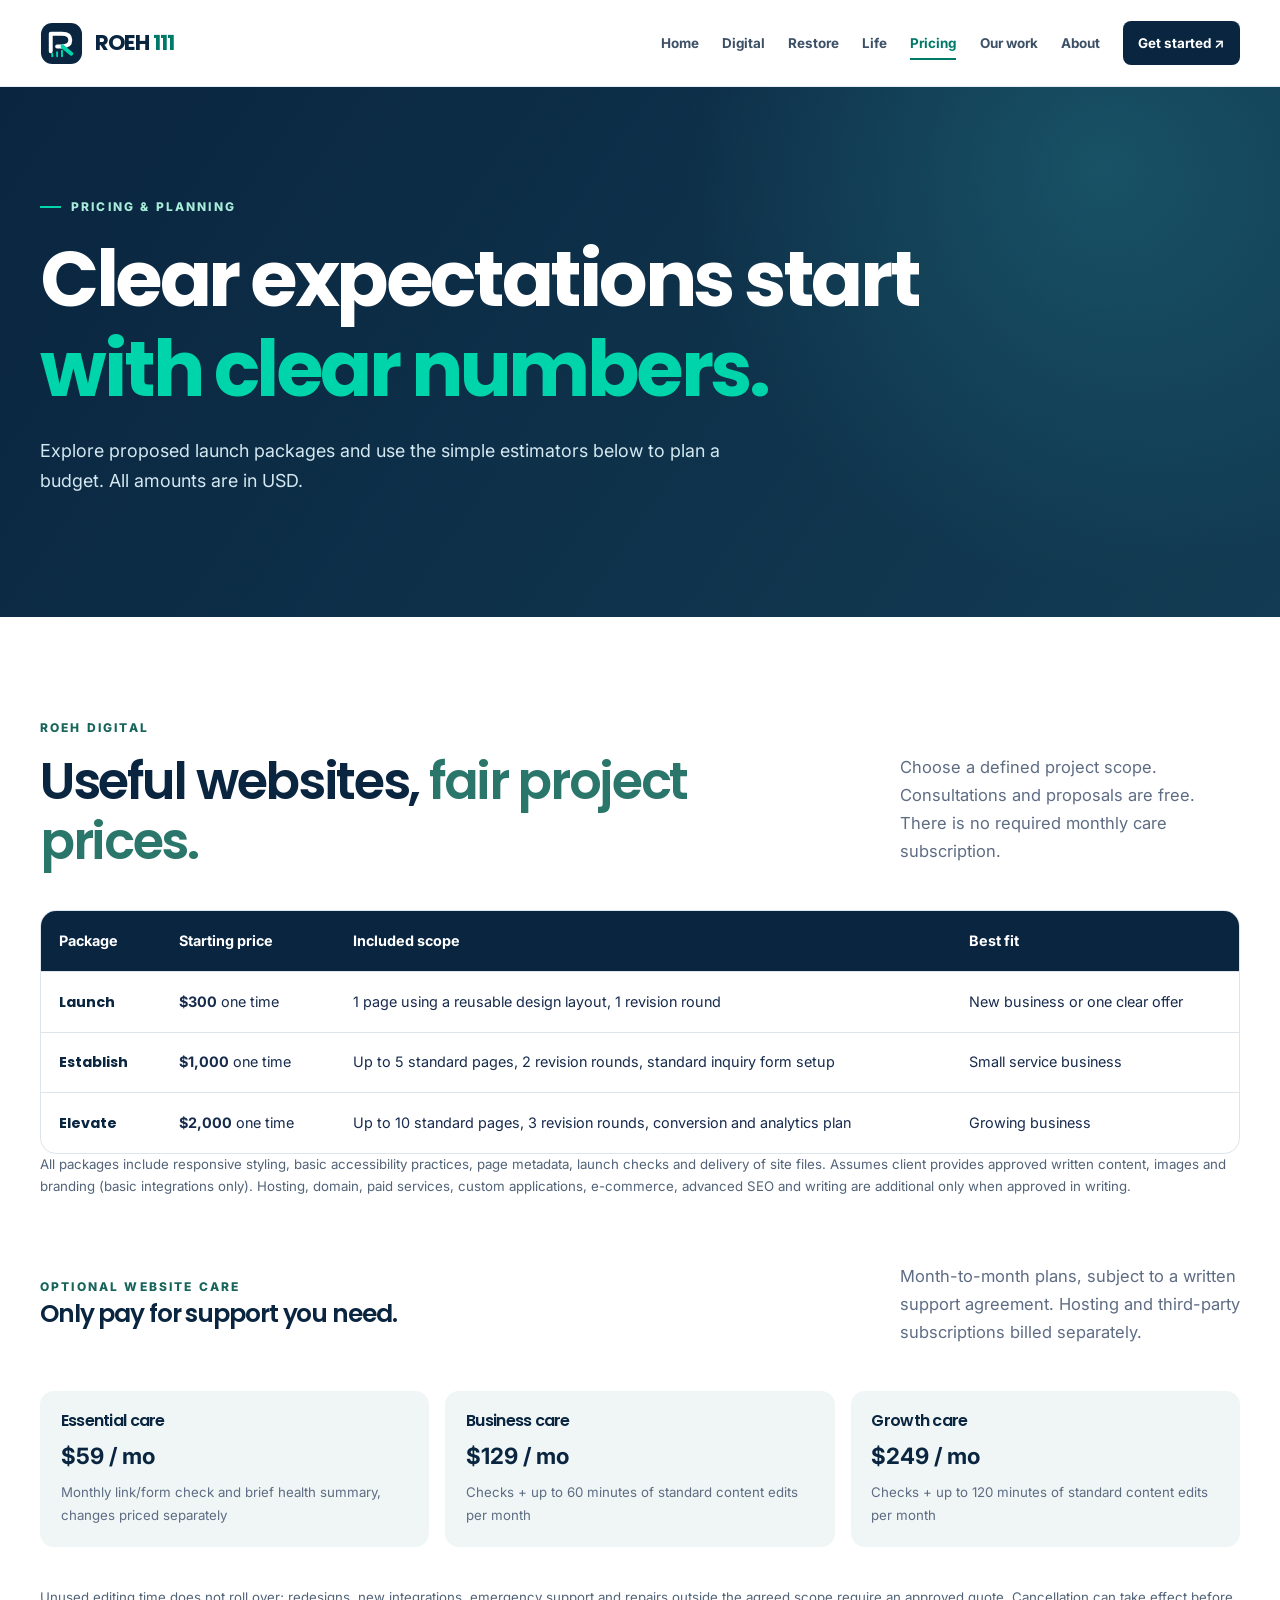
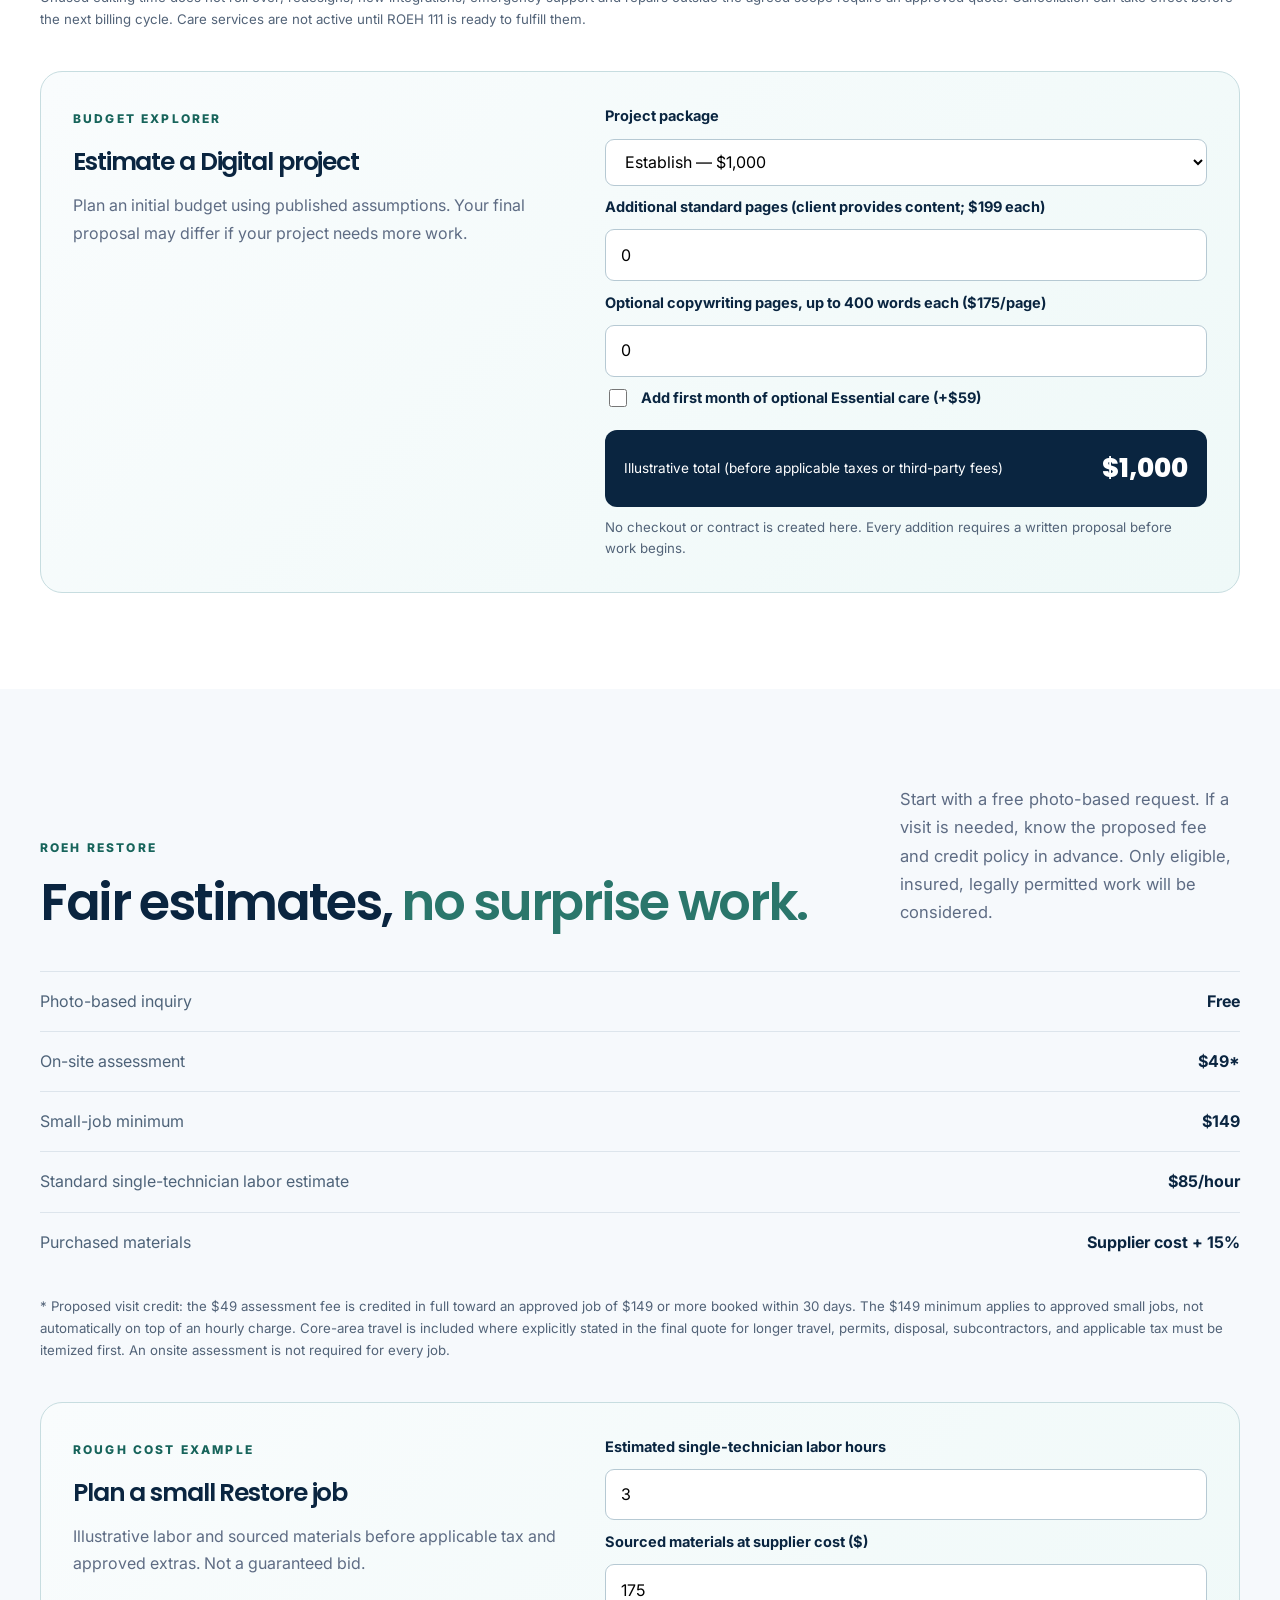
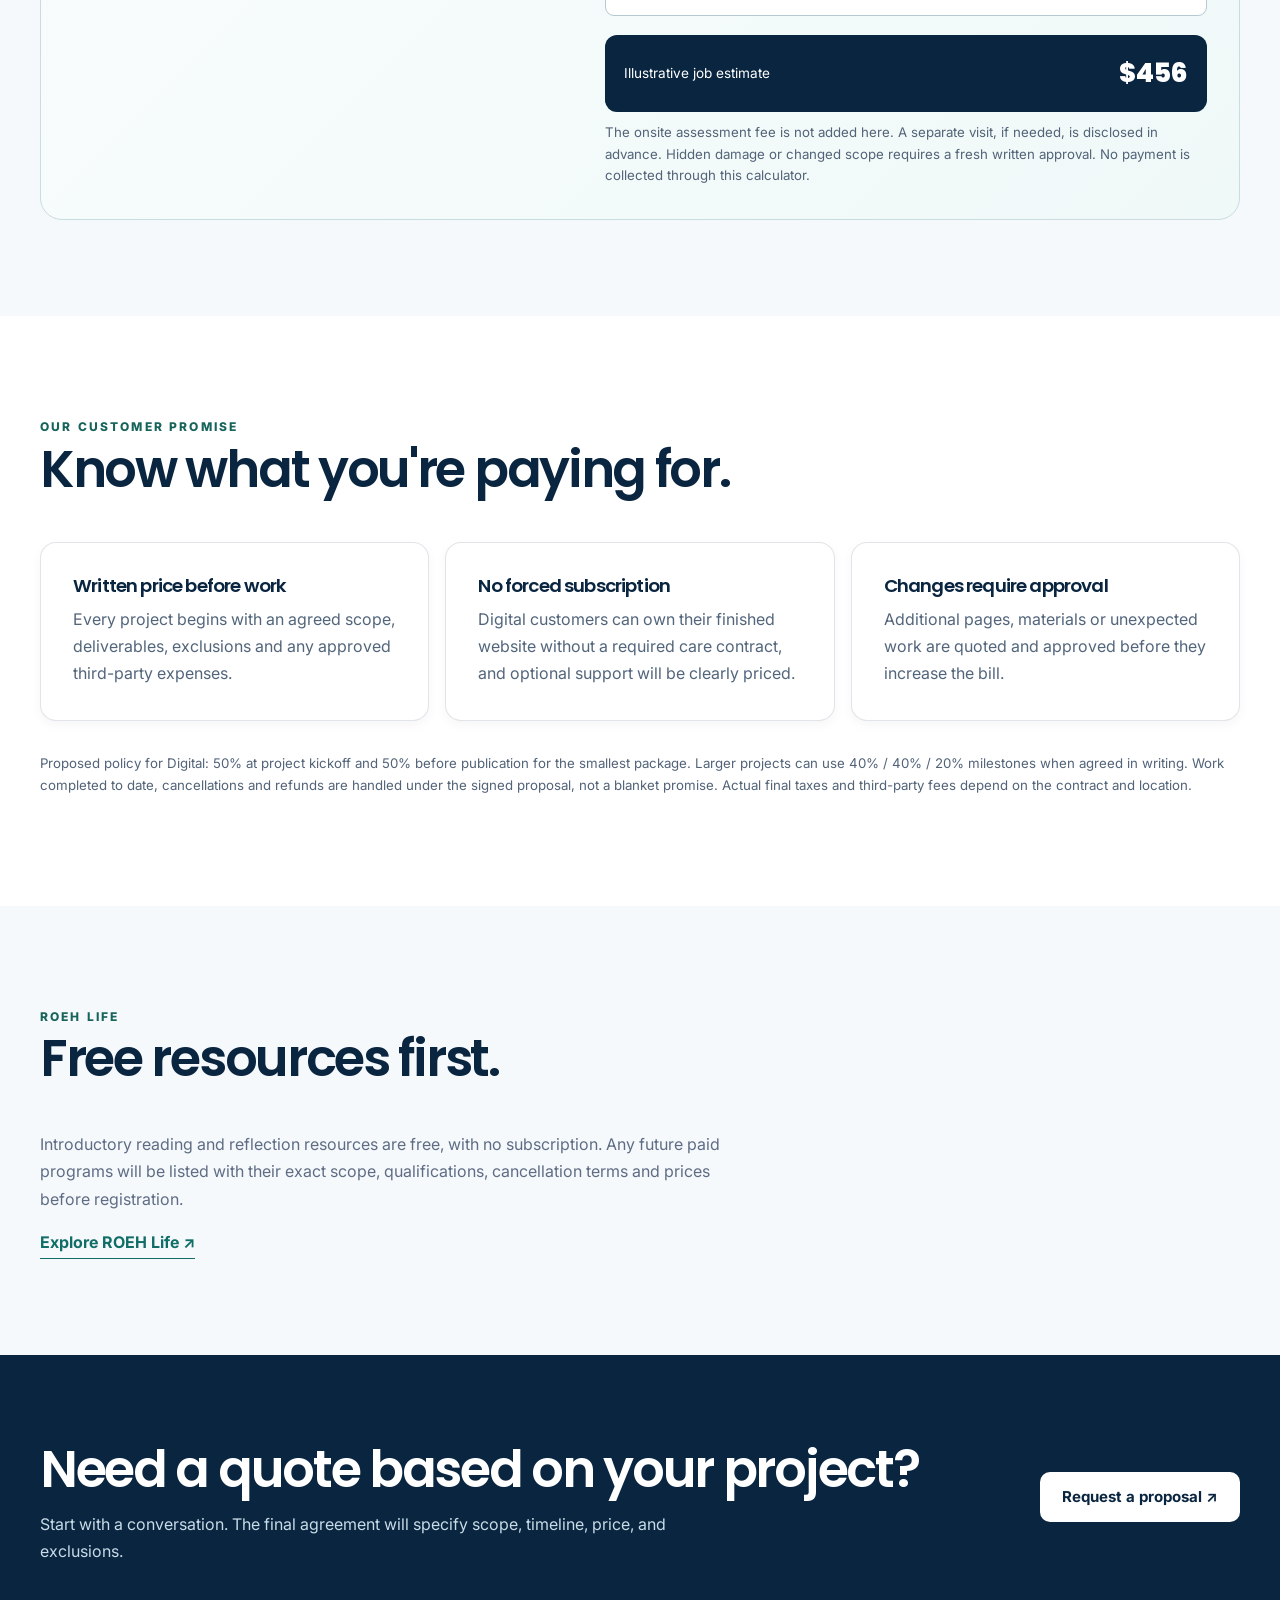
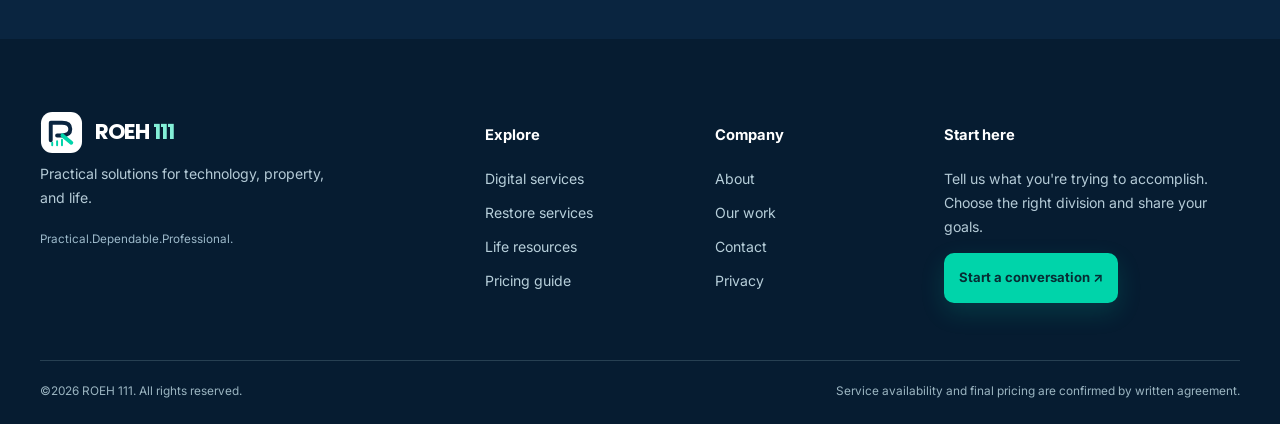
<file: pricing.html>
<!DOCTYPE html>
<html lang="en">

 <head>
  <meta charset="utf-8">
  <meta content="width=device-width, initial-scale=1" name="viewport">
  <meta content="#0A2540" name="theme-color">
  <meta content="See proposed ROEH 111 Digital website packages and Restore estimating assumptions." name="description">
  <meta content="Pricing guide and project estimates" property="og:title">
  <meta content="See proposed ROEH 111 Digital website packages and Restore estimating assumptions." property="og:description">
  <meta content="website" property="og:type">
  <title>Pricing guide and project estimates | ROEH 111</title>
  <link href="assets/roeh-mark.svg" rel="icon" type="image/svg+xml">
  <link href="https://fonts.googleapis.com" rel="preconnect">
  <link crossorigin href="https://fonts.gstatic.com" rel="preconnect">
  <link href="https://fonts.googleapis.com/css2?family=Inter:wght@400;500;600;700&family=Poppins:wght@500;600;700;800&display=swap" rel="stylesheet">
  <link href="styles.css" rel="stylesheet">
  <script defer src="config.js"></script>
  <script defer src="script.js"></script>
 </head>

 <body data-branch="all">

  <a class="skip-link" href="#main">Skip to content</a>

  <header class="site-header">

   <div class="container header-inner">
    <a aria-label="ROEH 111, go to homepage" class="brand" href="index.html">
     <img alt height="43" src="assets/roeh-mark.svg" width="43">
     <span>ROEH<strong> 111</strong></span>
    </a>

    <button aria-controls="primary-nav" aria-expanded="false" aria-label="Open menu" class="nav-toggle" type="button">
     <span></span>
     <span></span>
     <span></span>
    </button>

    <nav aria-label="Primary navigation" class="primary-nav" id="primary-nav">
     <a href="index.html">Home</a>
     <a href="digital.html">Digital</a>
     <a href="restore.html">Restore</a>
     <a href="life.html">Life</a>
     <a aria-current="page" href="pricing.html">Pricing</a>
     <a href="work.html">Our work</a>
     <a href="about.html">About</a>
     <a class="nav-contact" href="contact.html">Get started<span aria-hidden="true"> &nearrow;</span></a>
    </nav>
   </div>
  </header>

  <main id="main">

   <section class="subhero pricing-hero">
    <div class="container">
     <span class="eyebrow"><i></i>PRICING & PLANNING</span>
     <h1>Clear expectations start<em> with clear numbers.</em></h1>
     <p>
      Explore proposed launch packages and use the simple estimators below to plan a budget. All amounts are in USD.
     </p>
    </div>
   </section>

   <section class="section" id="digital-pricing">
    <div class="container">
     <div class="section-heading">
      <div>
       <span class="eyebrow dark">ROEH DIGITAL</span>
       <h2>Useful websites,<em> fair project prices.</em></h2>
      </div>
      <p>
       Choose a defined project scope. Consultations and proposals are free. There is no required monthly care subscription.
      </p>
     </div>

     <div class="pricing-table-wrap">
      <table class="pricing-table">
       <caption class="sr-only">Proposed Digital website package prices and included scopes</caption>
       <thead>
        <tr>
         <th scope="col">Package</th>
         <th scope="col">Starting price</th>
         <th scope="col">Included scope</th>
         <th scope="col">Best fit
         </th>
        </tr>
       </thead>

       <tbody>
        <tr>
         <th scope="row">Launch</th>
         <td><strong>$300</strong> one time</td>
         <td>1 page using a reusable design layout, 1 revision round</td>
         <td>New business or one clear offer</td>
        </tr>

        <tr>
         <th scope="row">Establish</th>
         <td><strong>$1,000</strong> one time</td>
         <td>Up to 5 standard pages, 2 revision rounds, standard inquiry form setup</td>
         <td>Small service business</td>
        </tr>

        <tr>
         <th scope="row">Elevate</th>
         <td><strong>$2,000</strong> one time</td>
         <td>Up to 10 standard pages, 3 revision rounds, conversion and analytics plan</td>
         <td>Growing business</td>
        </tr>
       </tbody>
      </table>
     </div>

     <p class="fine-print">
      All packages include responsive styling, basic accessibility practices, page metadata, launch checks and delivery of site files. 
      Assumes client provides approved written content, images and branding (basic integrations only).
       Hosting, domain, paid services, custom applications, e-commerce, advanced SEO and writing are additional only when approved in writing.
     </p>
     <div class="section-heading compact-heading">
      <div>
       <span class="eyebrow dark">OPTIONAL WEBSITE CARE</span>
       <h3>Only pay for support you need.</h3>
      </div>
      <p>
       Month-to-month plans, subject to a written support agreement. Hosting and third-party subscriptions billed separately.
      </p>
     </div>

     <div class="care-grid">
      <article>
       <h3>Essential care</h3>
       <p><strong> $59 / mo</strong></p>
       <span> Monthly link/form check and brief health summary, changes priced separately</span>
      </article>

      <article>
       <h3>Business care</h3>
       <p><strong>$129 / mo</strong></p>
       <span> Checks + up to 60 minutes of standard content edits per month</span>
      </article>

      <article>
       <h3>Growth care</h3>
       <p><strong>$249 / mo</strong></p>
       <span>Checks + up to 120 minutes of standard content edits per month</span>
      </article>
     </div>

     <p class="fine-print">
      Unused editing time does not roll over; redesigns, new integrations, emergency support and repairs outside the agreed scope require an approved quote. 
      Cancellation can take effect before the next billing cycle. Care services are not active until ROEH 111 is ready to fulfill them.
     </p>
     <div class="calc-card">
      <div>
       <span class="eyebrow dark">BUDGET EXPLORER</span>
       <h3>Estimate a Digital project</h3>
       <p>
        Plan an initial budget using published assumptions. Your final proposal may differ if your project needs more work.
       </p>
      </div>

      <div class="calc-fields">
       <label for="digital-tier">Project package</label>
       <select id="digital-tier">
        <option value="300">Launch &mdash; $300</option>
        <option selected value="1000">Establish &mdash; $1,000</option>
        <option value="2000">Elevate &mdash; $2,000</option>
       </select>

       <label for="extra-pages">Additional standard pages (client provides content; $199 each)</label>
       <input id="extra-pages" max="20" min="0" step="1" type="number" value="0">
       <label for="copy-pages">Optional copywriting pages, up to 400 words each ($175/page)</label>
       <input id="copy-pages" max="20" min="0" step="1" type="number" value="0">
       <label class="check-option">
        <input id="care-add" type="checkbox">Add first month of optional Essential care (+$59)</label>

       <div aria-live="polite" class="calculator-result" role="status">
        <span>Illustrative total (before applicable taxes or third-party fees)</span>
        <output id="digital-total">$1,000</output>
       </div>

       <p class="fine-print">
        No checkout or contract is created here. Every addition requires a written proposal before work begins.
       </p>
      </div>
     </div>
    </div>
   </section>

   <section class="section section-mist" id="restore-pricing">
    <div class="container">
     <div class="section-heading">
      <div>
       <span class="eyebrow dark">ROEH RESTORE</span>
       <h2>Fair estimates,<em> no surprise work.</em></h2>
      </div>
      <p>
       Start with a free photo-based request. 
       If a visit is needed, know the proposed fee and credit policy in advance. Only eligible, insured, legally permitted work will be considered.
      </p>
     </div>

     <div class="metric-list">
      <div>
       <span>Photo-based inquiry</span>
       <strong>Free</strong>
      </div>

      <div>
       <span>On-site assessment</span>
       <strong>$49*</strong>
      </div>

      <div>
       <span>Small-job minimum</span>
       <strong>$149</strong>
      </div>

      <div>
       <span>Standard single-technician labor estimate</span>
       <strong>$85/hour</strong>
      </div>

      <div>
       <span>Purchased materials</span>
       <strong>Supplier cost + 15%</strong>
      </div>
     </div>

     <p class="fine-print">
      * Proposed visit credit: the $49 assessment fee is credited in full toward an approved job of $149 or more booked within 30 days. 
      The $149 minimum applies to approved small jobs, not automatically on top of an hourly charge. 
      Core-area travel is included where explicitly stated in the final quote for longer travel, permits, disposal, subcontractors, 
      and applicable tax must be itemized first. An onsite assessment is not required for every job.
     </p>
     <div class="calc-card">
      <div>
       <span class="eyebrow dark">ROUGH COST EXAMPLE</span>
       <h3>Plan a small Restore job</h3>
       <p>Illustrative labor and sourced materials before applicable tax and approved extras. Not a guaranteed bid.</p>
      </div>

      <div class="calc-fields">
       <label for="restore-hours">Estimated single-technician labor hours</label>
       <input id="restore-hours" max="100" min="0.5" step="0.5" type="number" value="3">
       <label for="restore-material">Sourced materials at supplier cost ($)</label>
       <input id="restore-material" max="100000" min="0" step="25" type="number" value="175">
       <div aria-live="polite" class="calculator-result" role="status">
        <span>Illustrative job estimate</span>
        <output id="restore-total"> $456</output>
       </div>
       <p class="fine-print">
        The onsite assessment fee is not added here. A separate visit, if needed, is disclosed in advance. Hidden damage
        or changed scope requires a fresh written approval. No payment is collected through this calculator.
       </p>
      </div>
     </div>
    </div>
   </section>

   <section class="section">
    <div class="container">
     <span class="eyebrow dark">OUR CUSTOMER PROMISE</span>
     <h2>Know what you're paying for.</h2>
     <div class="value-grid">
      <article>
       <h3>Written price before work</h3>
       <p>
        Every project begins with an agreed scope, deliverables, exclusions and any approved third-party expenses.
       </p>
      </article>

      <article>
       <h3>No forced subscription</h3>
       <p>
        Digital customers can own their finished website without a required care contract, and optional support will be clearly priced.
       </p>
      </article>

      <article>
       <h3>Changes require approval</h3>
       <p>
        Additional pages, materials or unexpected work are quoted and approved before they increase the bill.
       </p>
      </article>
     </div>

     <p class="fine-print">
      Proposed policy for Digital: 50% at project kickoff and 50% before publication for the smallest package. 
      Larger projects can use 40% / 40% / 20% milestones when agreed in writing. 
      Work completed to date, cancellations and refunds are handled under the signed proposal, not a blanket promise. 
      Actual final taxes and third-party fees depend on the contract and location.
     </p>
    </div>
   </section>

   <section class="section section-mist">
    <div class="container">
     <span class="eyebrow dark">ROEH LIFE</span>
     <h2>Free resources first.</h2>
     <p class="narrow">
      Introductory reading and reflection resources are free, with no subscription. 
      Any future paid programs will be listed with their exact scope, qualifications, cancellation terms and prices before registration.
     </p>
     <a class="text-link" href="life.html">Explore ROEH Life &nearrow;</a>
    </div>
   </section>

   <section class="cta-band">
    <div class="container cta-grid">
     <div>
      <h2>Need a quote based on your project?</h2>
      <p>Start with a conversation. The final agreement will specify scope, timeline, price, and exclusions.</p>
     </div>
     <a class="button button-white" href="contact.html">Request a proposal &nearrow;</a>
    </div>
   </section>
  </main>

  <footer class="site-footer">
   <div class="container footer-grid">
    <div>
     <a aria-label="ROEH 111 homepage" class="brand footer-brand" href="index.html">
      <img alt height="43" src="assets/roeh-mark-light.svg" width="43">
      <span>ROEH<strong> 111</strong></span>
     </a>
     <p>Practical solutions for technology, property, and life.</p>
     <small>Practical.Dependable.Professional.</small>
    </div>

    <div>
     <h2>Explore</h2>
     <a href="digital.html">Digital services</a>
     <a href="restore.html">Restore services</a>
     <a href="life.html">Life resources</a>
     <a href="pricing.html">Pricing guide</a>
    </div>

    <div>
     <h2>Company</h2>
     <a href="about.html">About</a>
     <a href="work.html">Our work</a>
     <a href="contact.html">Contact</a>
     <a href="privacy.html">Privacy</a>
    </div>

    <div>
     <h2>Start here</h2>
     <p>
      Tell us what you're trying to accomplish. Choose the right division and share your goals.
     </p>
     <a class="button button-teal" href="contact.html">Start a conversation &nearrow;</a>
    </div>
   </div>

   <div class="container footer-bottom">
    <span>&copy;<span id="copyright-year"> 2026</span> ROEH 111. All rights reserved.</span>
    <span> Service availability and final pricing are confirmed by written agreement.</span>
   </div>
  </footer>
 </body>
</html>
</file>
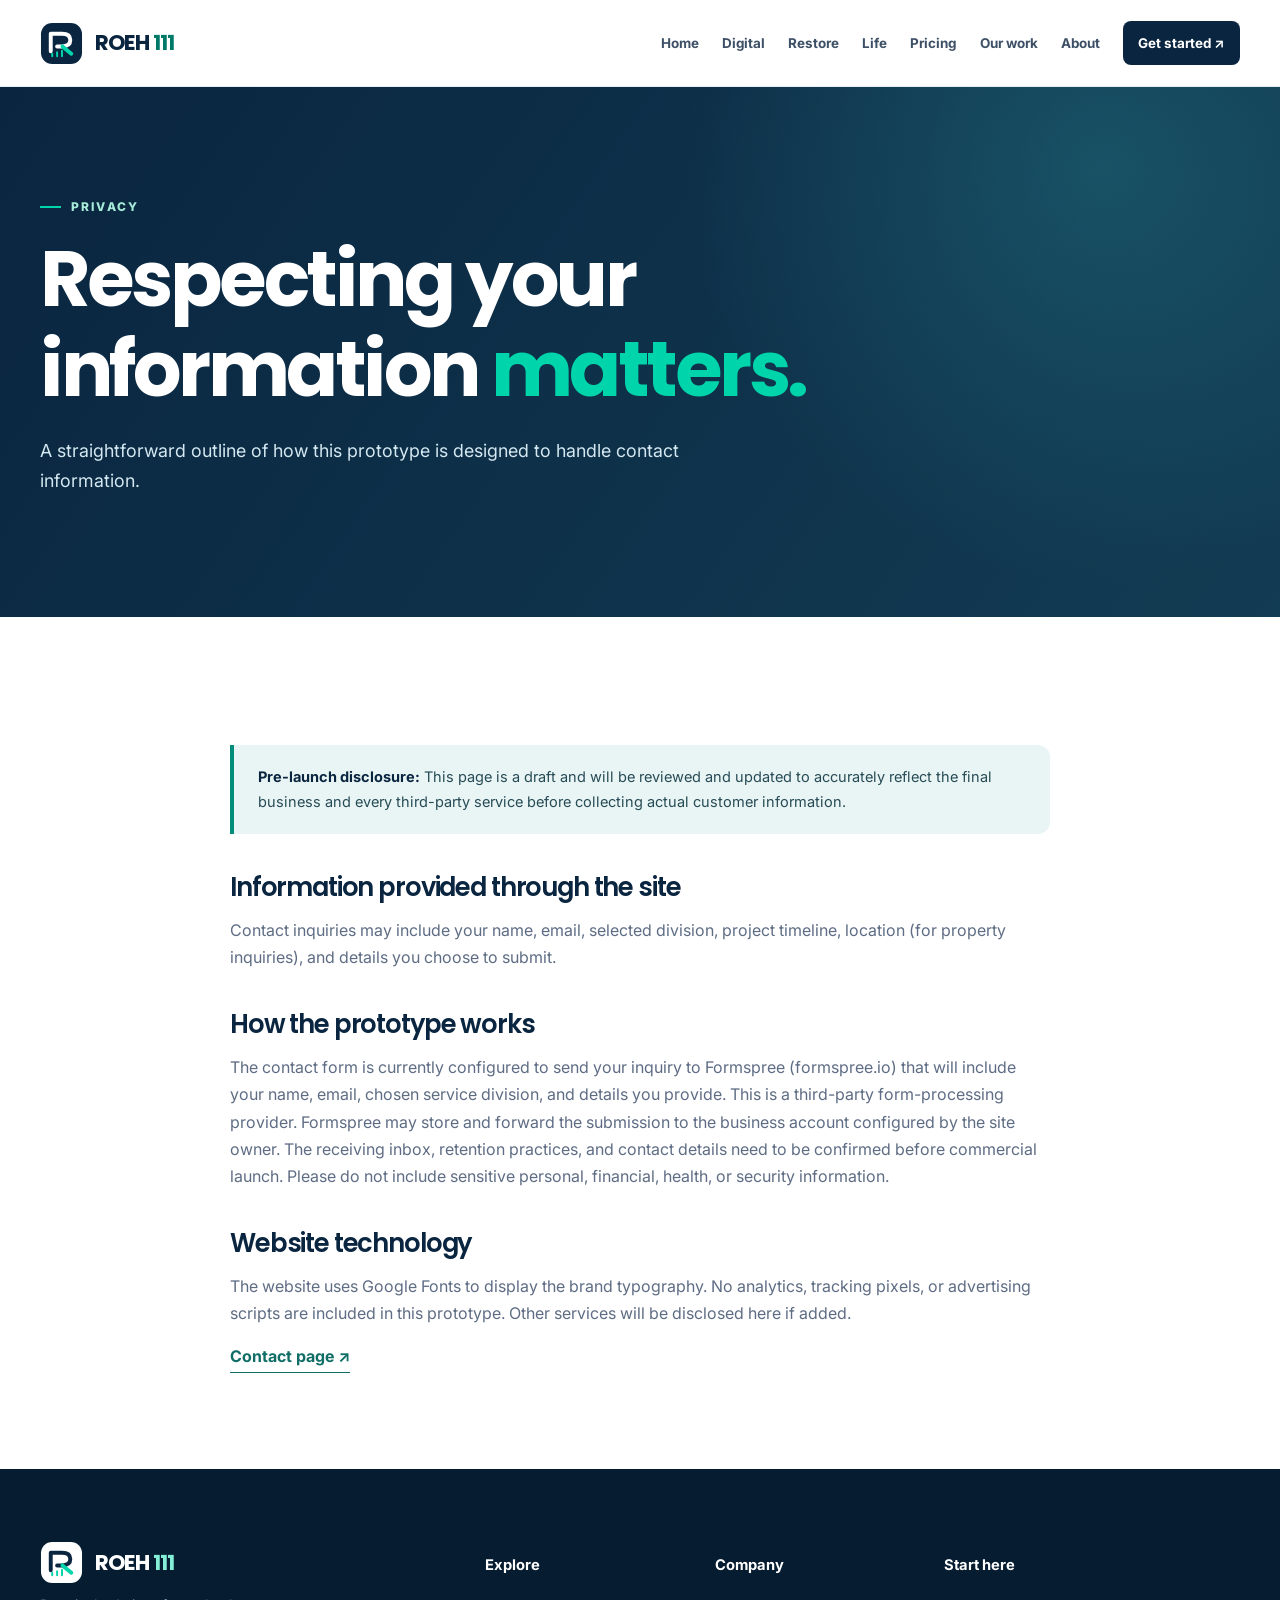
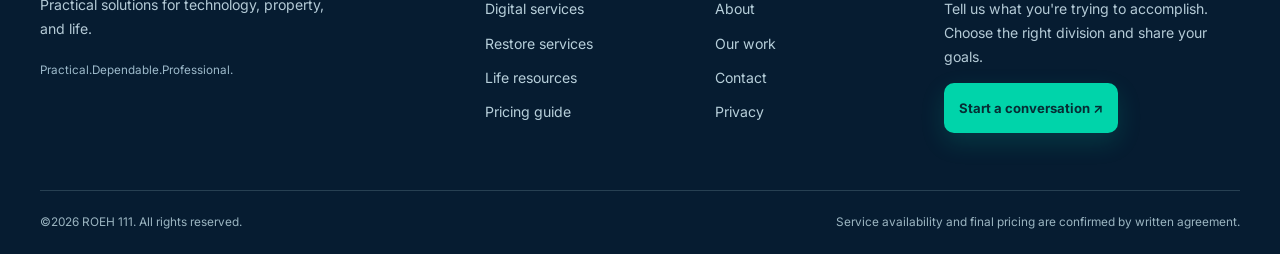
<file: privacy.html>
<!DOCTYPE html>
<html lang="en">

 <head>
  <meta charset="utf-8">
  <meta content="width=device-width, initial-scale=1" name="viewport">
  <meta content="#0A2540" name="theme-color">
  <meta content="Information about this ROEH 111 website prototype and planned inquiry handling." name="description">
  <meta content="Privacy information" property="og:title">
  <meta content="Information about this ROEH 111 website prototype and planned inquiry handling." property="og:description">
  <meta content="website" property="og:type">
  <title>Privacy information | ROEH 111</title>
  <link href="assets/roeh-mark.svg" rel="icon" type="image/svg+xml">
  <link href="https://fonts.googleapis.com" rel="preconnect">
  <link crossorigin href="https://fonts.gstatic.com" rel="preconnect">
  <link href="https://fonts.googleapis.com/css2?family=Inter:wght@400;500;600;700&family=Poppins:wght@500;600;700;800&display=swap" rel="stylesheet">
  <link href="styles.css" rel="stylesheet">
  <script defer src="config.js"></script>
  <script defer src="script.js"></script>
 </head>

 <body data-branch="all">

  <a class="skip-link" href="#main">Skip to content</a>

  <header class="site-header">

   <div class="container header-inner">
    <a aria-label="ROEH 111, go to homepage" class="brand" href="index.html">
     <img alt height="43" src="assets/roeh-mark.svg" width="43">
     <span>ROEH<strong> 111</strong></span>
    </a>

    <button aria-controls="primary-nav" aria-expanded="false" aria-label="Open menu" class="nav-toggle" type="button">
     <span></span>
     <span></span>
     <span></span>
    </button>

    <nav aria-label="Primary navigation" class="primary-nav" id="primary-nav">
     <a href="index.html">Home</a>
     <a href="digital.html">Digital</a>
     <a href="restore.html">Restore</a>
     <a href="life.html">Life</a>
     <a href="pricing.html">Pricing</a>
     <a href="work.html">Our work</a>
     <a href="about.html">About</a>
     <a class="nav-contact" href="contact.html">Get started<span aria-hidden="true"> &nearrow;</span></a>
    </nav>
   </div>
  </header>

  <main id="main">

   <section class="subhero privacy-hero">
    <div class="container">
     <span class="eyebrow"><i></i>PRIVACY</span>
     <h1>Respecting your information<em> matters.</em></h1>
     <p>
      A straightforward outline of how this prototype is designed to handle contact information.
     </p>
    </div>
   </section>

   <section class="section">
    <div class="container legal-copy">
     <div class="notice">
      <strong>Pre-launch disclosure:</strong>
      This page is a draft and will be reviewed and updated to accurately reflect the final business and 
      every third-party service before collecting actual customer information.
     </div>

     <h2>Information provided through the site</h2>
     <p>
      Contact inquiries may include your name, email, selected division, project timeline, location (for property inquiries), and 
      details you choose to submit.
     </p>

     <h2>How the prototype works</h2>
     <p>
       The contact form is currently configured to send your inquiry to Formspree (formspree.io) that will include your name, email, chosen service division, 
       and details you provide. This is a third-party form-processing provider. 
       Formspree may store and forward the submission to the business account configured by the site owner. 
       The receiving inbox, retention practices, and contact details need to be confirmed before commercial launch. 
       Please do not include sensitive personal, financial, health, or security information.
     </p>

     <h2>Website technology</h2>
     <p>
      The website uses Google Fonts to display the brand typography. 
      No analytics, tracking pixels, or advertising scripts are included in this prototype. 
      Other services will be disclosed here if added.
     </p>

     <a class="text-link" href="contact.html">Contact page &nearrow;</a>
    </div>
   </section>
  </main>

  <footer class="site-footer">
   <div class="container footer-grid">
    <div>
     <a aria-label="ROEH 111 homepage" class="brand footer-brand" href="index.html">
      <img alt height="43" src="assets/roeh-mark-light.svg" width="43">
      <span>ROEH<strong> 111</strong></span>
     </a>
     <p>Practical solutions for technology, property, and life.</p>
     <small>Practical.Dependable.Professional.</small>
    </div>

    <div>
     <h2>Explore</h2>
     <a href="digital.html">Digital services</a>
     <a href="restore.html">Restore services</a>
     <a href="life.html">Life resources</a>
     <a href="pricing.html">Pricing guide</a>
    </div>

    <div>
     <h2>Company</h2>
     <a href="about.html">About</a>
     <a href="work.html">Our work</a>
     <a href="contact.html">Contact</a>
     <a href="privacy.html">Privacy</a>
    </div>

    <div>
     <h2>Start here</h2>
     <p>
      Tell us what you're trying to accomplish. Choose the right division and share your goals.
     </p>
     <a class="button button-teal" href="contact.html">Start a conversation &nearrow;</a>
    </div>
   </div>

   <div class="container footer-bottom">
    <span>&copy;<span id="copyright-year"> 2026</span> ROEH 111. All rights reserved.</span>
    <span> Service availability and final pricing are confirmed by written agreement.</span>
   </div>
  </footer>
 </body>
</html>
</file>
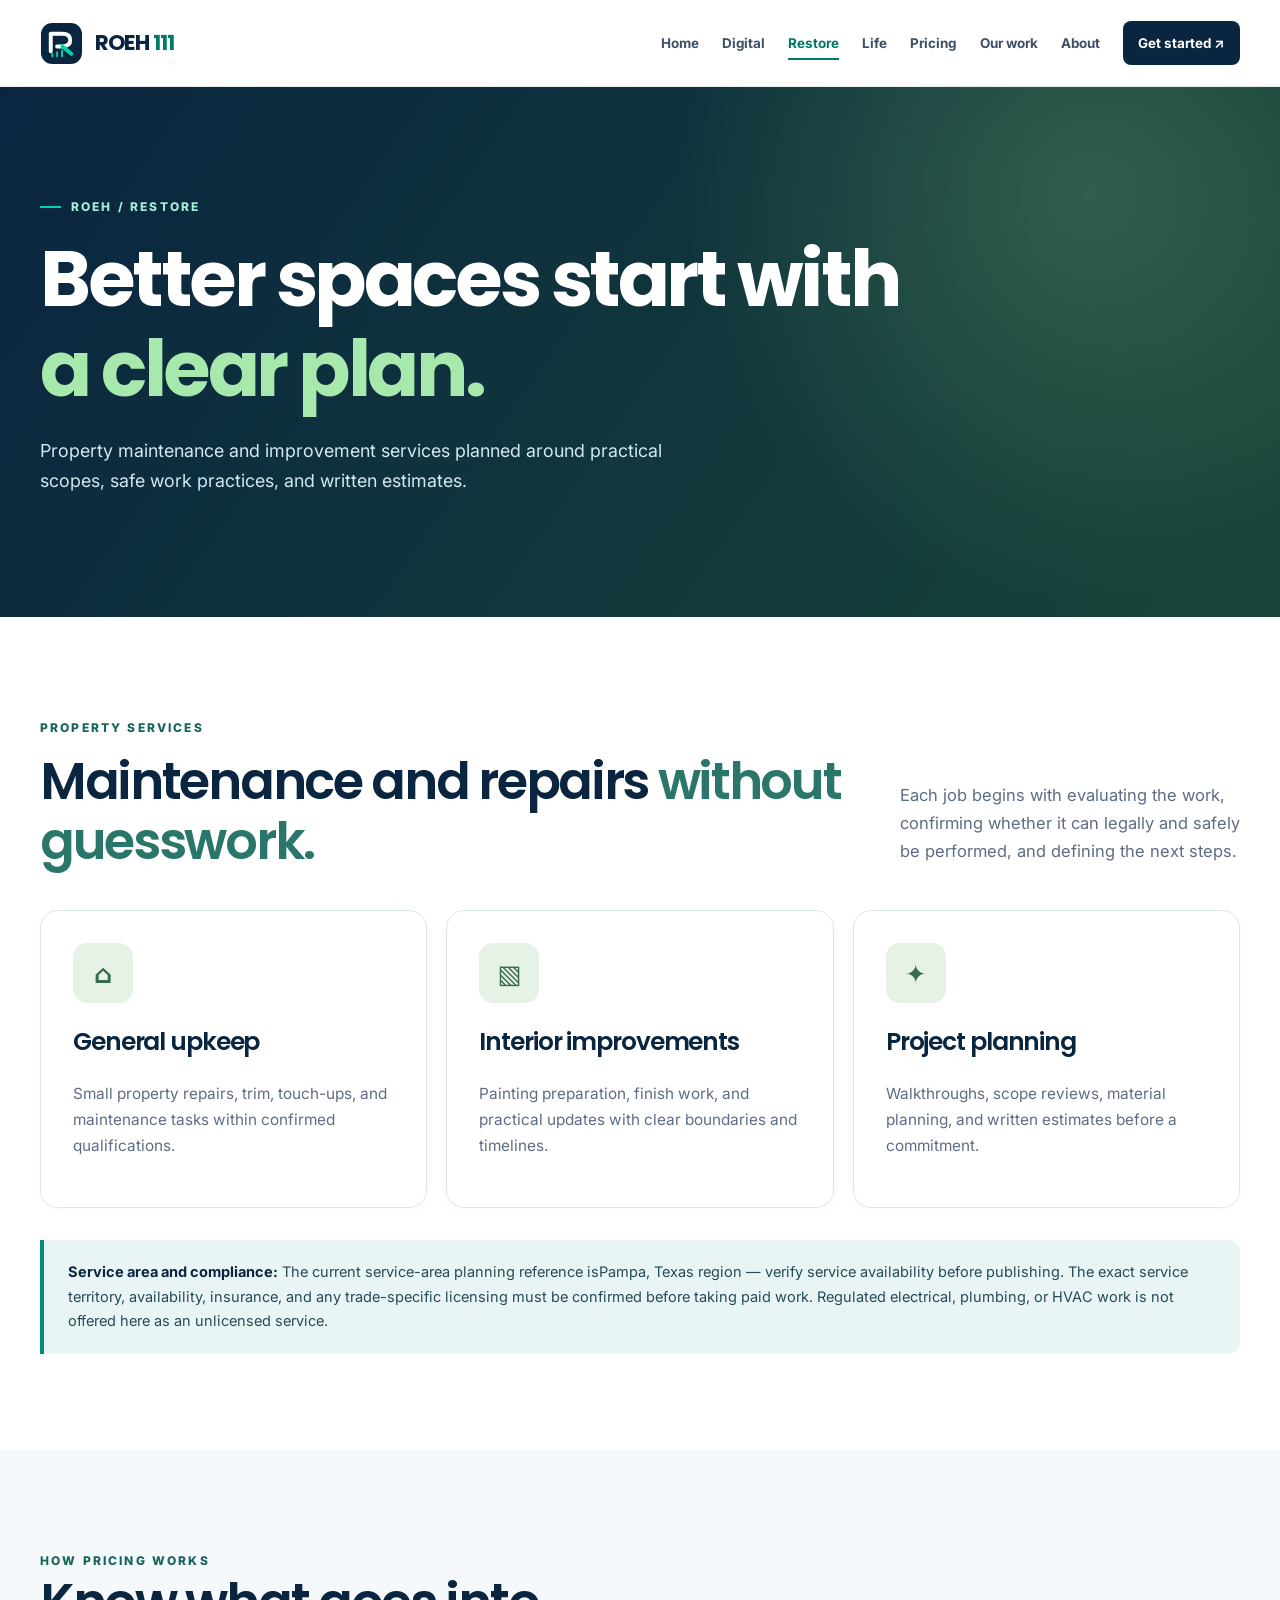
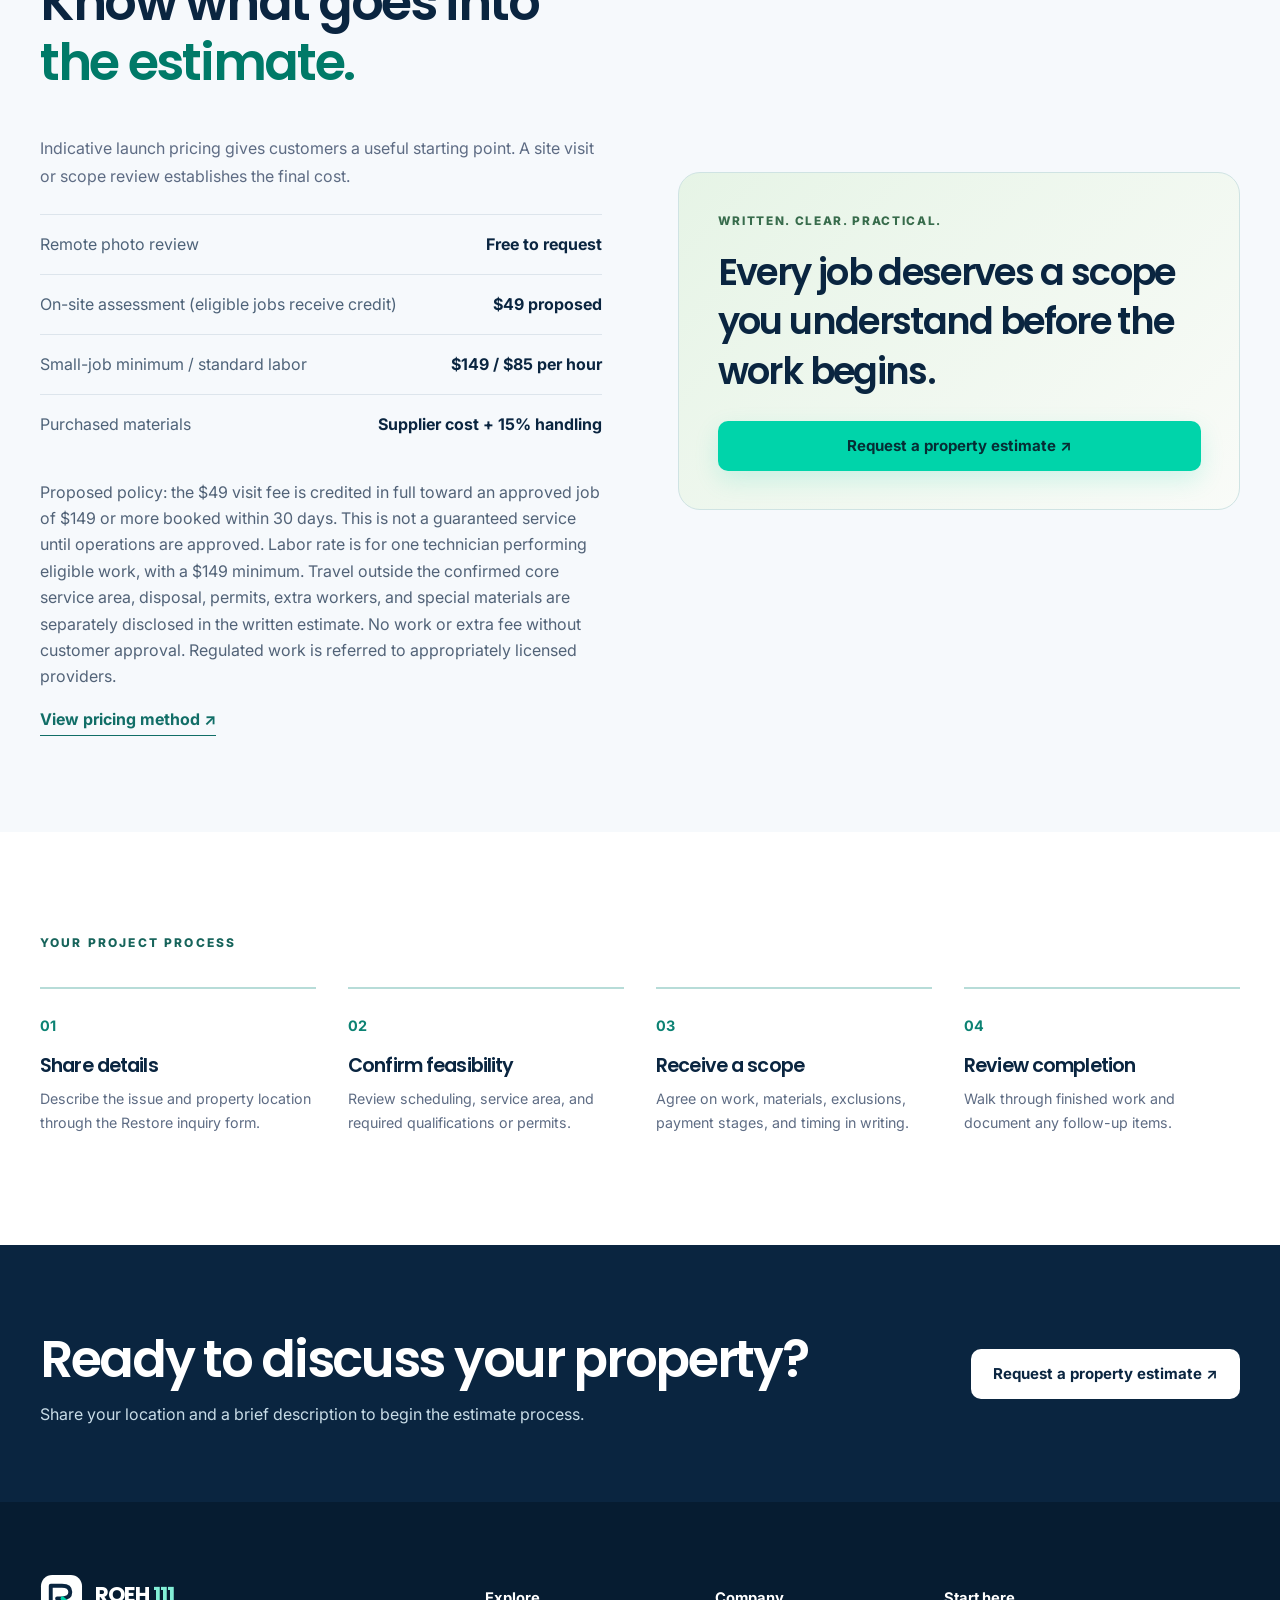
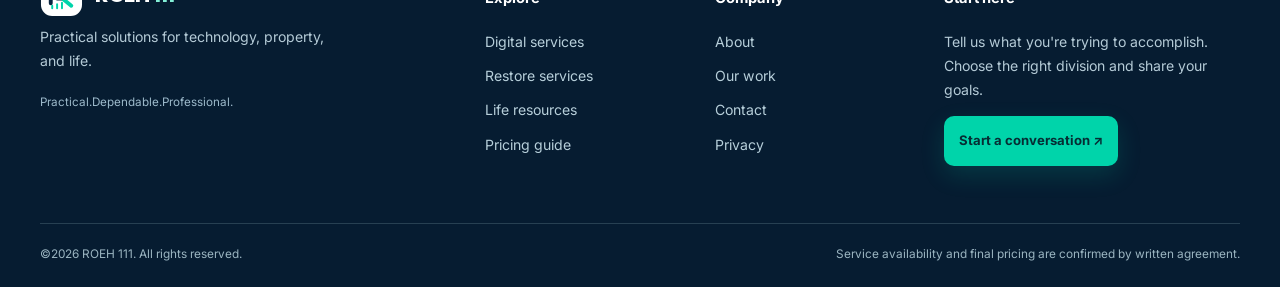
<file: restore.html>
<!DOCTYPE html>
<html lang="en">

 <head>
  <meta charset="utf-8">
  <meta content="width=device-width, initial-scale=1" name="viewport">
  <meta content="#0A2540" name="theme-color">
  <meta content="Proposed ROEH 111 Restore property repair, maintenance, and estimate process." name="description">
  <meta content="Restore property maintenance and estimates" property="og:title">
  <meta content="Proposed ROEH 111 Restore property repair, maintenance, and estimate process." property="og:description">
  <meta content="website" property="og:type">
  <title>Restore property maintenance and estimates | ROEH 111</title>
  <link href="assets/roeh-mark.svg" rel="icon" type="image/svg+xml">
  <link href="https://fonts.googleapis.com" rel="preconnect">
  <link crossorigin href="https://fonts.gstatic.com" rel="preconnect">
  <link href="https://fonts.googleapis.com/css2?family=Inter:wght@400;500;600;700&family=Poppins:wght@500;600;700;800&display=swap" rel="stylesheet">
  <link href="styles.css" rel="stylesheet">
  <script defer src="config.js"></script>
  <script defer src="script.js"></script>
 </head>

 <body data-branch="restore">

  <a class="skip-link" href="#main">Skip to content</a>

  <header class="site-header">

   <div class="container header-inner">
    <a aria-label="ROEH 111, go to homepage" class="brand" href="index.html">
     <img alt height="43" src="assets/roeh-mark.svg" width="43">
     <span>ROEH<strong> 111</strong></span>
    </a>

    <button aria-controls="primary-nav" aria-expanded="false" aria-label="Open menu" class="nav-toggle" type="button">
     <span></span>
     <span></span>
     <span></span>
    </button>

    <nav aria-label="Primary navigation" class="primary-nav" id="primary-nav">
     <a href="index.html">Home</a>
     <a href="digital.html">Digital</a>
     <a aria-current="page" href="restore.html">Restore</a>
     <a href="life.html">Life</a>
     <a href="pricing.html">Pricing</a>
     <a href="work.html">Our work</a>
     <a href="about.html">About</a>
     <a class="nav-contact" href="contact.html">Get started<span aria-hidden="true"> &nearrow;</span></a>
    </nav>
   </div>
  </header>

  <main id="main">

   <section class="subhero restore-hero">
    <div class="container">
     <span class="eyebrow"><i></i>ROEH / RESTORE</span>
     <h1>Better spaces start with<em> a clear plan.</em></h1>
     <p>
      Property maintenance and improvement services planned around practical scopes, safe work practices, and written estimates.
     </p>
    </div>
   </section>

   <section class="section">
    <div class="container">
     <div class="section-heading">
      <div>
       <span class="eyebrow dark">PROPERTY SERVICES</span>
       <h2>Maintenance and repairs<em> without guesswork.</em></h2>
      </div>
      <p>
       Each job begins with evaluating the work, confirming whether it can legally and safely be performed, and defining the next steps.
      </p>
     </div>

     <div class="service-grid">
      <article class="service-tile">
       <div class="service-symbol green">⌂</div>
       <h3>General upkeep</h3>
       <p>
        Small property repairs, trim, touch-ups, and maintenance tasks within confirmed qualifications.
       </p>
      </article>

      <article class="service-tile">
       <div class="service-symbol green">▧</div>
       <h3>Interior improvements</h3>
       <p>
        Painting preparation, finish work, and practical updates with clear boundaries and timelines.
       </p>
      </article>

      <article class="service-tile">
       <div class="service-symbol green">✦</div>
       <h3>Project planning</h3>
       <p>
        Walkthroughs, scope reviews, material planning, and written estimates before a commitment.
       </p>
      </article>
     </div>

     <div class="notice">
      <strong>Service area and compliance:</strong>
      The current service-area planning reference is<span id="service-area-label"> Pampa, Texas region &mdash; confirm availability</span>. 
      The exact service territory, availability, insurance, and any trade-specific licensing must be confirmed before taking paid work. 
      Regulated electrical, plumbing, or HVAC work is not offered here as an unlicensed service.
     </div>
    </div>
   </section>

   <section class="section section-mist">
    <div class="container split-feature">
     <div>
      <span class="eyebrow dark">HOW PRICING WORKS</span>
      <h2>Know what goes into<em> the estimate.</em></h2>
      <p>
       Indicative launch pricing gives customers a useful starting point. A site visit or scope review establishes the final cost.
      </p>

      <div class="metric-list">
       <div>
        <span> Remote photo review</span>
        <strong> Free to request</strong>
       </div>

       <div>
        <span> On-site assessment (eligible jobs receive credit)</span>
        <strong> $49 proposed</strong>
       </div>

       <div>
        <span> Small-job minimum / standard labor</span>
        <strong> $149 / $85 per hour</strong>
       </div>

       <div>
        <span> Purchased materials</span>
        <strong> Supplier cost + 15% handling</strong>
       </div>
      </div>

      <p class="fine-print">
        Proposed policy: the $49 visit fee is credited in full toward an approved job of $149 or more booked within 30 days.
        This is not a guaranteed service until operations are approved. 
        Labor rate is for one technician performing eligible work, with a $149 minimum. 
        Travel outside the confirmed core service area, disposal, permits, extra workers, and 
        special materials are separately disclosed in the written estimate. No work or extra fee without customer approval. 
        Regulated work is referred to appropriately licensed providers.
      </p>

      <a class="text-link" href="pricing.html#restore-pricing">View pricing method &nearrow;</a>
     </div>

     <div class="quote-panel green-panel">
      <span>WRITTEN. CLEAR. PRACTICAL.</span>
      <h3>Every job deserves a scope you understand before the work begins.</h3>
      <a class="button button-teal" href="contact.html?division=Restore">Request a property estimate &nearrow;</a>
     </div>
    </div>
   </section>

   <section class="section">
    <div class="container">
     <span class="eyebrow dark">YOUR PROJECT PROCESS</span>
     <div class="process-grid">
      <div>
       <b>01</b>
       <h3>Share details</h3>
       <p>
        Describe the issue and property location through the Restore inquiry form.
       </p>
      </div>

      <div>
       <b>02</b>
       <h3>Confirm feasibility</h3>
       <p>
        Review scheduling, service area, and required qualifications or permits.
       </p>
      </div>

      <div>
       <b>03</b>
       <h3>Receive a scope</h3>
       <p>
        Agree on work, materials, exclusions, payment stages, and timing in writing.
       </p>
      </div>

      <div>
       <b>04</b>
       <h3>Review completion</h3>
       <p>
        Walk through finished work and document any follow-up items.
       </p>
      </div>
     </div>
    </div>
   </section>

   <section class="cta-band">
    <div class="container cta-grid">
     <div>
      <h2>Ready to discuss your property?</h2>
      <p>
       Share your location and a brief description to begin the estimate process.
      </p>
     </div>
     <a class="button button-white" href="contact.html?division=Restore">Request a property estimate &nearrow;</a>
    </div>
   </section>
  </main>

  <footer class="site-footer">
   <div class="container footer-grid">
    <div>
     <a aria-label="ROEH 111 homepage" class="brand footer-brand" href="index.html">
      <img alt height="43" src="assets/roeh-mark-light.svg" width="43">
      <span>ROEH<strong> 111</strong></span>
     </a>

     <p>Practical solutions for technology, property, and life.</p>
     <small>Practical.Dependable.Professional.</small>
    </div>

    <div>
     <h2>Explore</h2>
     <a href="digital.html">Digital services</a>
     <a href="restore.html">Restore services</a>
     <a href="life.html">Life resources</a>
     <a href="pricing.html">Pricing guide</a>
    </div>

    <div>
     <h2>Company</h2>
     <a href="about.html">About</a>
     <a href="work.html">Our work</a>
     <a href="contact.html">Contact</a>
     <a href="privacy.html">Privacy</a>
    </div>

    <div>
     <h2>Start here</h2>
     <p>
      Tell us what you're trying to accomplish. Choose the right division and share your goals.
     </p>
     <a class="button button-teal" href="contact.html">Start a conversation &nearrow;</a>
    </div>
   </div>

   <div class="container footer-bottom">
    <span>&copy;<span id="copyright-year">2026</span> ROEH 111. All rights reserved.</span>
    <span> Service availability and final pricing are confirmed by written agreement.</span>
   </div>
  </footer>
 </body>
</html>
</file>
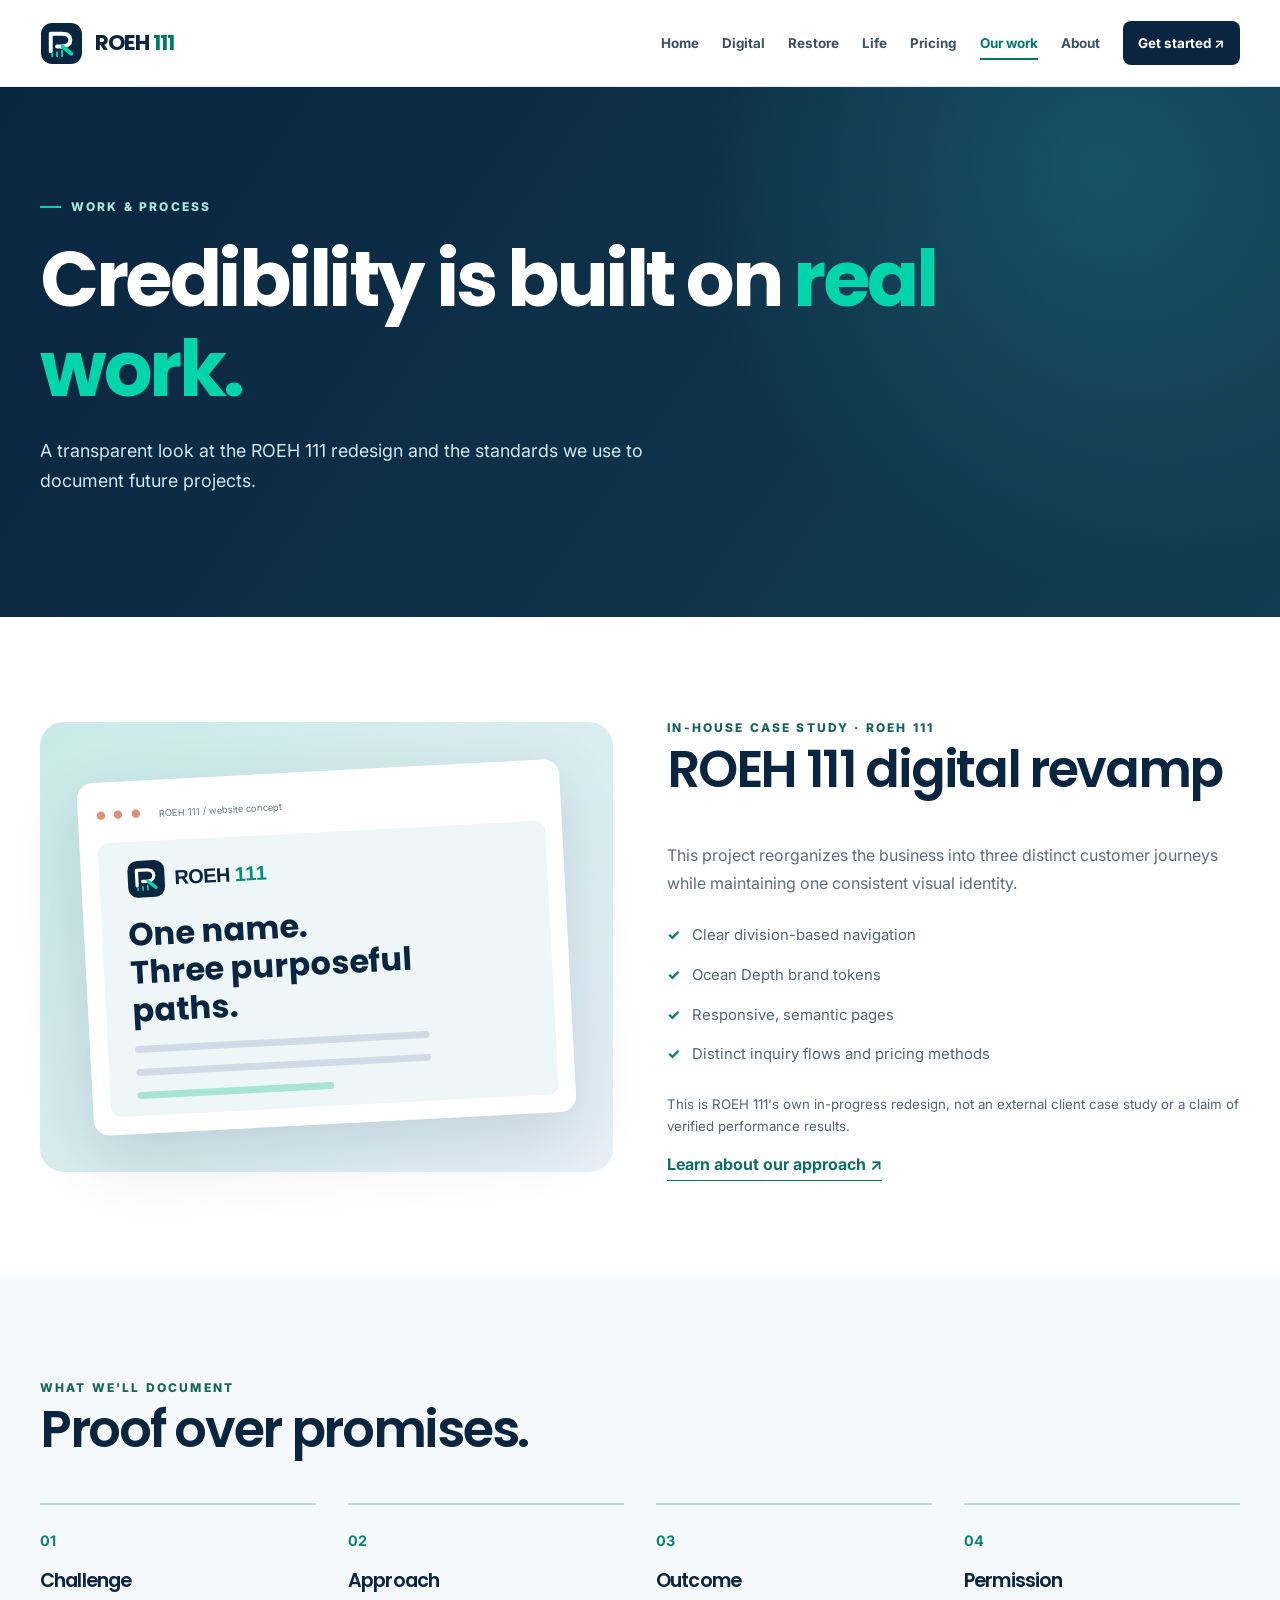
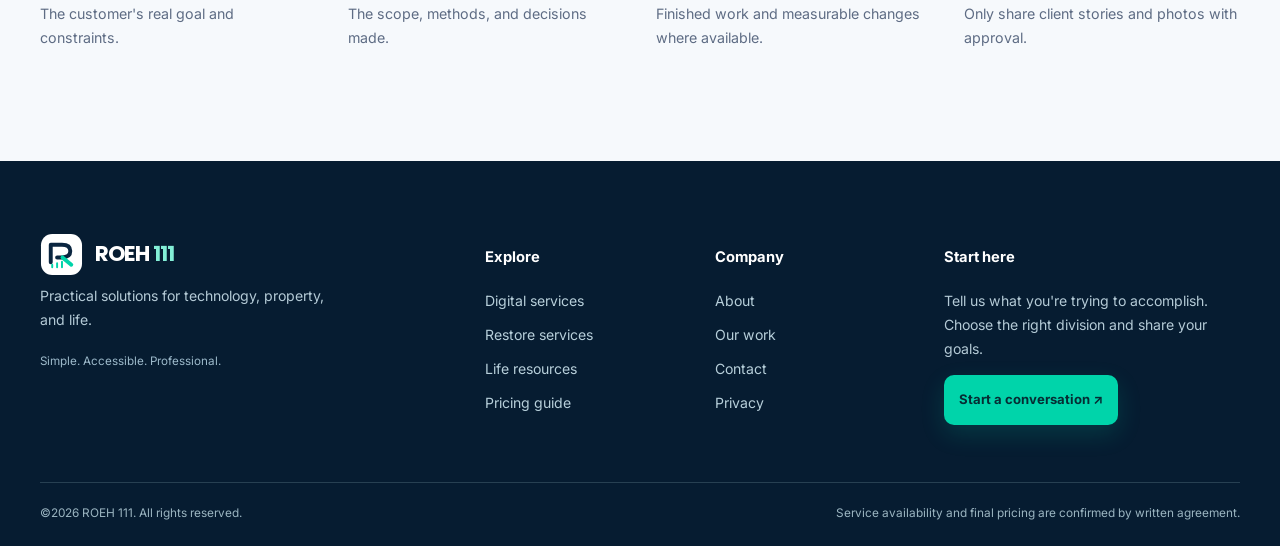
<file: work.html>
<!DOCTYPE html>
<html lang="en">

 <head>
  <meta charset="utf-8">
  <meta content="width=device-width, initial-scale=1" name="viewport">
  <meta content="#0A2540" name="theme-color">
  <meta content="See the ROEH 111 website revamp case study and approach to documenting real results." name="description">
  <meta content="Our work and in-house case study" property="og:title">
  <meta content="See the ROEH 111 website revamp case study and approach to documenting real results." property="og:description">
  <meta content="website" property="og:type">
  <title>Our work and in-house case study | ROEH 111</title>
  <link href="assets/roeh-mark.svg" rel="icon" type="image/svg+xml">
  <link href="https://fonts.googleapis.com" rel="preconnect">
  <link crossorigin href="https://fonts.gstatic.com" rel="preconnect">
  <link href="https://fonts.googleapis.com/css2?family=Inter:wght@400;500;600;700&family=Poppins:wght@500;600;700;800&display=swap" rel="stylesheet">
  <link href="styles.css" rel="stylesheet">
  <script defer src="config.js"></script>
  <script defer src="script.js"></script>
 </head>

 <body data-branch="all">

  <a class="skip-link" href="#main">Skip to content</a>

  <header class="site-header">

   <div class="container header-inner">
    <a aria-label="ROEH 111, go to homepage" class="brand" href="index.html">
     <img alt height="43" src="assets/roeh-mark.svg" width="43">
     <span>ROEH<strong> 111</strong></span>
    </a>

    <button aria-controls="primary-nav" aria-expanded="false" aria-label="Open menu" class="nav-toggle" type="button">
     <span></span>
     <span></span>
     <span></span>
    </button>

    <nav aria-label="Primary navigation" class="primary-nav" id="primary-nav">
     <a href="index.html">Home</a>
     <a href="digital.html">Digital</a>
     <a href="restore.html">Restore</a>
     <a href="life.html">Life</a>
     <a href="pricing.html">Pricing</a>
     <a aria-current="page" href="work.html">Our work</a>
     <a href="about.html">About</a>
     <a class="nav-contact" href="contact.html">Get started<span aria-hidden="true"> &nearrow;</span>
     </a>
    </nav>
   </div>
  </header>

  <main id="main">

   <section class="subhero work-hero">
    <div class="container">
     <span class="eyebrow"><i></i>WORK & PROCESS</span>
     <h1>Credibility is built on<em> real work.</em></h1>
     <p>
      A transparent look at the ROEH 111 redesign and the standards we use to document future projects.
     </p>
    </div>
   </section>

   <section class="section">
    <div class="container">
     <div class="case-study">
      <div class="case-visual">
       <div class="case-browser">
        <span>● ● ●
         <small>ROEH 111 / website concept</small>
        </span>
        <div class="case-screen">
         <img alt="ROEH 111 redesigned visual identity" src="assets/roeh-wordmark.svg">
         <strong>One name.
          <br>
          Three purposeful paths.
         </strong>
         <i></i>
         <i></i>
         <i></i>
        </div>
       </div>
      </div>
      <div>
       <span class="eyebrow dark">IN-HOUSE CASE STUDY &middot; ROEH 111</span>
       <h2>ROEH 111 digital revamp</h2>
       <p>
        This project reorganizes the business into three distinct customer journeys while maintaining one consistent visual identity.
       </p>

       <ul class="check-list">
        <li>Clear division-based navigation</li>
        <li>Ocean Depth brand tokens</li>
        <li>Responsive, semantic pages</li>
        <li>Distinct inquiry flows and pricing methods</li>
       </ul>

       <p class="fine-print">
        This is ROEH 111's own in-progress redesign, not an external client case study or a claim of verified performance results.
       </p>
       <a class="text-link" href="about.html">Learn about our approach &nearrow;</a>
      </div>
     </div>
    </div>
   </section>

   <section class="section section-mist">
    <div class="container">
     <span class="eyebrow dark">WHAT WE'LL DOCUMENT</span>
     <h2>Proof over promises.</h2>
     <div class="process-grid">
      <article>
       <b>01</b>
       <h3>Challenge</h3>
       <p>
        The customer's real goal and constraints.
       </p>
      </article>

      <article>
       <b>02</b>
       <h3>Approach</h3>
       <p>
        The scope, methods, and decisions made.
       </p>
      </article>

      <article>
       <b>03</b>
       <h3>Outcome</h3>
       <p>
        Finished work and measurable changes where available.
       </p>
      </article>

      <article>
       <b>04</b>
       <h3>Permission</h3>
       <p>
        Only share client stories and photos with approval.
       </p>
      </article>
     </div>
    </div>
   </section>
  </main>

  <footer class="site-footer">
   <div class="container footer-grid">
    <div>
     <a aria-label="ROEH 111 homepage" class="brand footer-brand" href="index.html">
      <img alt height="43" src="assets/roeh-mark-light.svg" width="43">
      <span>ROEH<strong> 111</strong></span>
     </a>
     <p>Practical solutions for technology, property, and life.</p>
     <small>Simple. Accessible. Professional.</small>
    </div>

    <div>
     <h2>Explore</h2>
     <a href="digital.html">Digital services</a>
     <a href="restore.html">Restore services</a>
     <a href="life.html">Life resources</a>
     <a href="pricing.html">Pricing guide</a>
    </div>

    <div>
     <h2>Company</h2>
     <a href="about.html">About</a>
     <a href="work.html">Our work</a>
     <a href="contact.html">Contact</a>
     <a href="privacy.html">Privacy</a>
    </div>

    <div>
     <h2>Start here</h2>
     <p>
      Tell us what you're trying to accomplish. Choose the right division and share your goals.
     </p>
     <a class="button button-teal" href="contact.html">Start a conversation &nearrow;</a>
    </div>
   </div>

   <div class="container footer-bottom">
    <span>&copy;<span id="copyright-year"> 2026</span> ROEH 111. All rights reserved.</span>
    <span> Service availability and final pricing are confirmed by written agreement.</span>
   </div>
  </footer>
 </body>
</html>
</file>
<file: styles.css>
/* ROEH 111 | Ocean Depth design system | 2026 */

:root {
  color-scheme: light;
  --navy: #0A2540;
  --deep: #172B4D;
  --teal: #00D4AA;
  --teal-dark: #007A68;
  --slate: #172B4D;
  --muted: #5E6C84;
  --mist: #F6F9FC;
  --white: #FFFFFF;
  --border: #DDE5EC;
  --restore: #386C4C;
  --restore-soft: #EAF3E9;
  --life: #A47528;
  --life-soft: #FAF2E2;
  --shadow: 0 10px 36px rgba(10,37,64,.09);
  --shadow-lg: 0 24px 68px rgba(10,37,64,.14);
  --radius-sm: 8px;
  --radius: 16px;
  --radius-lg: 24px;
  --container: 1200px;
  --focus: #B17B10;
}

[hidden] {
  display: none !important;
}

*,*::before,*::after {
  box-sizing: border-box;
}

html {
  scroll-behavior: smooth;
  scroll-padding-top: 108px;
}

body {
  margin: 0;
  background: var(--white);
  color: var(--deep);
  font-family: Inter,system-ui,-apple-system,Segoe UI,sans-serif;
  font-size: 16px;
  line-height: 1.7;
  -webkit-font-smoothing: antialiased;
}

body.menu-open {
  overflow: hidden;
}

img,svg {
  max-width: 100%;
  display: block;
}

a {
  color: inherit;
}

button,input,select,textarea {
  font: inherit;
}

button {
  cursor: pointer;
}

h1,h2,h3,h4,p {
  margin-top: 0;
}

h1,h2,h3 {
  font-family: Poppins,Inter,system-ui,sans-serif;
  line-height: 1.17;
  letter-spacing: -.045em;
  color: var(--navy);
}

h1 {
  font-size: clamp(3rem,6vw,5.65rem);
  font-weight: 700;
}

h2 {
  font-size: clamp(2rem,4vw,3.25rem);
  font-weight: 600;
}

h3 {
  font-size: clamp(1.28rem,2vw,1.55rem);
  font-weight: 600;
}

h1 em,h2 em {
  font-style: normal;
  color: var(--teal-dark);
}

p {
  color: var(--muted);
}

:focus-visible {
  outline: 3px solid var(--focus);
  outline-offset: 4px;
}

.container {
  width: min(calc(100% - 48px),var(--container));
  margin-inline: auto;
}

.sr-only {
  border: 0;
  clip: rect(0,0,0,0);
  height: 1px;
  margin: -1px;
  overflow: hidden;
  padding: 0;
  position: absolute;
  white-space: nowrap;
  width: 1px;
}

.skip-link {
  position: absolute;
  left: 1rem;
  top: -100px;
  z-index: 999;
  padding: .8rem 1rem;
  background: var(--white);
  color: var(--navy);
  font-weight: 700;
  border-radius: 8px;
}

.skip-link:focus {
  top: 10px;
}

.section {
  padding: clamp(4.25rem,8vw,6rem) 0;
}

.section-mist {
  background: var(--mist);
}

.narrow {
  max-width: 70ch;
}

.fine-print {
  font-size: .83rem;
  line-height: 1.65;
  color: #526378;
}

.eyebrow {
  display: inline-flex;
  align-items: center;
  gap: 10px;
  color: #A6ECD9;
  font-size: .75rem;
  letter-spacing: .18em;
  font-weight: 800;
  text-transform: uppercase;
}

.eyebrow.dark {
  color: #17645B;
}

.eyebrow i {
  width: 21px;
  height: 2px;
  background: var(--teal);
  display: inline-block;
}

.section-heading {
  display: flex;
  justify-content: space-between;
  gap: 3rem;
  align-items: end;
  margin-bottom: 2.4rem;
}

.section-heading h2 {
  margin: 12px 0 0;
}

.section-heading>p {
  max-width: 340px;
  margin-bottom: .4rem;
  font-size: 1.035rem;
}

.section-heading h2 em {
  font-style: normal;
  color: #2A766B;
}

.button {
  display: inline-flex;
  align-items: center;
  justify-content: center;
  gap: .55rem;
  min-height: 50px;
  padding: .85rem 1.3rem;
  border: 1.5px solid transparent;
  border-radius: 10px;
  text-decoration: none;
  font-size: .94rem;
  font-weight: 700;
  line-height: 1.15;
  transition: transform .2s ease,background-color .2s ease,box-shadow .2s ease;
}

.button:hover {
  transform: translateY(-2px);
}

.button-teal {
  background: var(--teal);
  color: #062D34;
  box-shadow: 0 9px 25px rgba(0,212,170,.16);
}

.button-teal:hover {
  background: #69E8CB;
}

.button-white {
  background: #fff;
  color: var(--navy);
}

.button-white:hover {
  background: #E7FFF8;
}

.button-ghost {
  border-color: rgba(255,255,255,.35);
  color: #fff;
}

.button-ghost:hover {
  background: rgba(255,255,255,.12);
}

.button-outline {
  background: #fff;
  border-color: #BCD0D7;
  color: var(--navy);
}

.button-outline:hover {
  border-color: var(--teal-dark);
  background: #F2FFFA;
}

.text-link {
  font-weight: 700;
  color: #116E67;
  text-decoration: none;
  border-bottom: 1.5px solid currentColor;
  padding-bottom: 2px;
  display: inline-block;
}

.text-link:hover {
  color: var(--navy);
}

/* Navigation */

.site-header {
  position: sticky;
  top: 0;
  z-index: 30;
  background: rgba(255,255,255,.96);
  border-bottom: 1px solid #E8EDF2;
  backdrop-filter: blur(14px);
}

.header-inner {
  height: 86px;
  display: flex;
  align-items: center;
  justify-content: space-between;
  gap: 2rem;
}

.brand {
  display: inline-flex;
  align-items: center;
  gap: .75rem;
  text-decoration: none;
  color: var(--navy);
  white-space: nowrap;
  font-family: Poppins,sans-serif;
  font-weight: 700;
  font-size: 1.35rem;
  letter-spacing: -.045em;
}

.brand strong {
  color: var(--teal-dark);
}

.brand img {
  height: 43px;
  width: 43px;
}

.primary-nav {
  display: flex;
  align-items: center;
  gap: 1.45rem;
}

.primary-nav>a {
  font-size: .84rem;
  font-weight: 700;
  text-decoration: none;
  color: #3D5066;
  white-space: nowrap;
  padding: 10px 0;
  position: relative;
}

.primary-nav>a[aria-current="page"],.primary-nav>a:hover {
  color: var(--teal-dark);
}

.primary-nav>a[aria-current="page"]::after {
  content: "";
  position: absolute;
  left: 0;
  right: 0;
  bottom: 4px;
  height: 2px;
  background: var(--teal-dark);
}

.primary-nav .nav-contact {
  background: var(--navy);
  color: #fff;
  padding: 11px 15px;
  border-radius: 8px;
}

.primary-nav .nav-contact:hover {
  background: #173F5C;
  color: #fff;
}

.nav-toggle {
  display: none;
  align-items: center;
  justify-content: center;
  flex-direction: column;
  gap: 5px;
  width: 44px;
  height: 44px;
  background: #F1F7F8;
  border: 1px solid var(--border);
  border-radius: 10px;
}

.nav-toggle span {
  display: block;
  width: 20px;
  height: 2px;
  background: var(--navy);
  border-radius: 10px;
}

/* Hero */

.hero {
  background: radial-gradient(circle at 75% 30%,#154C65 0%,transparent 40%),linear-gradient(135deg,#071D35 0%,#0A2540 55%,#112F4E 100%);
  overflow: hidden;
  color: #fff;
  position: relative;
}

.hero::after {
  content: "";
  position: absolute;
  inset: 0;
  pointer-events: none;
  background-image: radial-gradient(rgba(255,255,255,.13) .8px,transparent 1px);
  background-size: 26px 26px;
  opacity: .16;
}

.hero-layout {
  display: grid;
  grid-template-columns: 1.02fr .98fr;
  gap: 3rem;
  align-items: center;
  min-height: 700px;
  position: relative;
  z-index: 1;
  padding-block: 5rem;
}

.hero h1 {
  color: #fff;
  margin: 18px 0 22px;
  max-width: 690px;
}

.hero h1 em {
  color: var(--teal);
}

.hero-lead {
  font-size: 1.09rem;
  max-width: 580px;
  color: #D6E6EF;
  line-height: 1.8;
}

.hero-actions {
  display: flex;
  align-items: center;
  gap: 1rem;
  flex-wrap: wrap;
  margin: 2rem 0 3rem;
}

.hero-meta {
  display: flex;
  border-top: 1px solid rgba(255,255,255,.2);
  padding-top: 1.35rem;
  gap: 2rem;
  flex-wrap: wrap;
}

.hero-meta>div {
  display: flex;
  align-items: center;
  gap: .65rem;
  color: #C6DCE9;
  font-size: .82rem;
}

.hero-meta-num {
  color: var(--teal);
  font-weight: 800;
}

.hero-visual {
  position: relative;
  min-height: 490px;
  display: grid;
  place-items: center;
}

.visual-orbit {
  position: absolute;
  width: 510px;
  height: 510px;
  border-radius: 50%;
  border: 1px solid rgba(144,214,215,.2);
}

.visual-orbit-one {
  transform: scale(.95);
}

.visual-orbit-two {
  transform: scale(.78);
  border-style: dashed;
}

.glass-panel {
  width: min(100%,480px);
  background: rgba(255,255,255,.94);
  color: var(--navy);
  border: 1px solid rgba(255,255,255,.8);
  padding: 1.4rem;
  border-radius: 24px;
  box-shadow: 0 26px 75px rgba(0,0,0,.34);
  transform: rotate(-4deg);
}

.panel-header {
  display: flex;
  align-items: center;
  gap: .75rem;
  border-bottom: 1px solid #DCE8EE;
  padding-bottom: .9rem;
  font-weight: 800;
  font-size: .9rem;
}

.panel-header img {
  width: 33px;
  height: 33px;
}

.panel-dot {
  margin-left: auto;
  font-size: .66rem;
  color: #A4BCC8;
  letter-spacing: .25em;
}

.panel-caption {
  font-weight: 800;
  color: #6C8096;
  font-size: .72rem;
  letter-spacing: .15em;
  margin: 1.7rem 0;
}

.visual-bar {
  display: grid;
  grid-template-columns: 80px 1fr 30px;
  align-items: center;
  gap: .7rem;
  margin: 1.5rem 0;
  font-size: .87rem;
  font-weight: 800;
}

.visual-bar div {
  height: 13px;
  background: #EAF0F3;
  border-radius: 999px;
  overflow: hidden;
}

.visual-bar i {
  display: block;
  width: var(--fill);
  height: 100%;
  border-radius: inherit;
  background: var(--color);
}

.visual-bar b {
  font-size: .8rem;
  color: #7C91A5;
}

.panel-end {
  display: flex;
  justify-content: space-between;
  align-items: center;
  background: #EDF8F5;
  color: #1D6E62;
  padding: 1rem;
  margin-top: 1.8rem;
  border-radius: 12px;
  font-size: .72rem;
  font-weight: 800;
  letter-spacing: .08em;
}

.panel-end span:last-child {
  font-size: 1.4rem;
}

.floating-label {
  position: absolute;
  right: -10px;
  bottom: 32px;
  background: #00D4AA;
  color: #07313B;
  border-radius: 12px;
  font-size: .68rem;
  line-height: 1.5;
  padding: 1rem 1.2rem;
  box-shadow: var(--shadow-lg);
  transform: rotate(6deg);
  letter-spacing: .06em;
}

.floating-label strong {
  font-size: .95rem;
  letter-spacing: 0;
}

/* Shared sections */

.division-grid {
  display: grid;
  grid-template-columns: repeat(3,minmax(0,1fr));
  gap: 1.3rem;
}

.division-card {
  display: flex;
  flex-direction: column;
  padding: 2rem 1.9rem;
  border: 1px solid var(--border);
  border-radius: 20px;
  min-height: 365px;
  transition: transform .2s,box-shadow .2s;
}

.division-card:hover {
  transform: translateY(-5px);
  box-shadow: var(--shadow);
}

.division-card.digital-card {
  background: #ECF7F8;
}

.division-card.restore-card {
  background: #EDF6EC;
}

.division-card.life-card {
  background: #FBF6EA;
}

.division-top {
  display: flex;
  align-items: center;
  justify-content: space-between;
  margin-bottom: 2rem;
  color: #557083;
  letter-spacing: .12em;
  font-size: .67rem;
  font-weight: 800;
}

.branch-icon {
  display: grid;
  place-items: center;
  height: 54px;
  width: 54px;
  border-radius: 14px;
  background: #BDEAE5;
  font-size: 2rem;
  color: #125E68;
}

.restore-card .branch-icon {
  background: #CCE6CE;
  color: #386C4C;
}

.life-card .branch-icon {
  background: #F0DDB3;
  color: #9C6C25;
}

.division-card h3 {
  font-size: 1.42rem;
  line-height: 1.38;
  letter-spacing: -.035em;
}

.division-card p {
  font-size: .95rem;
}

.division-card>a {
  margin-top: auto;
  font-size: .92rem;
  font-weight: 800;
  text-decoration: none;
  color: #086A65;
}

.restore-card>a {
  color: #386C4C;
}

.life-card>a {
  color: #80551F;
}

.division-card>a:hover {
  text-decoration: underline;
}

.division-grid.compact .division-card {
  min-height: 250px;
}

.split-feature {
  display: grid;
  grid-template-columns: 1fr 1fr;
  gap: clamp(2rem,6vw,6rem);
  align-items: center;
}

.split-feature>div>p {
  font-size: 1rem;
}

.feature-visual {
  position: relative;
  min-height: 470px;
  display: flex;
  flex-direction: column;
  justify-content: space-between;
  background: radial-gradient(circle at 80% 20%,#27657F,transparent 44%),linear-gradient(145deg,#061E38,#0A2540);
  color: #fff;
  border-radius: 24px;
  overflow: hidden;
  padding: 2.2rem;
}

.feature-visual::after {
  content: "";
  position: absolute;
  inset: 15% -15% auto auto;
  width: 300px;
  height: 300px;
  border: 1px solid rgba(255,255,255,.23);
  border-radius: 50%;
  box-shadow: 0 0 0 50px rgba(255,255,255,.035),0 0 0 100px rgba(255,255,255,.025);
}

.feature-stamp {
  color: #A6EAD6;
  font-size: .71rem;
  letter-spacing: .16em;
  font-weight: 800;
}

.big-type {
  position: relative;
  font-family: Poppins,sans-serif;
  font-size: clamp(3rem,5vw,5rem);
  line-height: 1.1;
  letter-spacing: -.055em;
  font-weight: 700;
  z-index: 1;
}

.big-type em {
  color: var(--teal);
  font-style: normal;
}

.feature-bottom {
  display: flex;
  justify-content: space-between;
  align-items: center;
  position: relative;
  z-index: 1;
  border-top: 1px solid rgba(255,255,255,.3);
  padding-top: 1.2rem;
  font-size: .76rem;
  letter-spacing: .1em;
}

.steps-inline {
  margin: 2rem 0;
}

.steps-inline>div {
  display: flex;
  gap: 1.15rem;
  align-items: start;
  border-top: 1px solid var(--border);
  padding: 1rem 0;
}

.steps-inline b {
  color: #108272;
  font-size: .88rem;
}

.steps-inline strong {
  font-size: 1.01rem;
}

.steps-inline small {
  display: block;
  color: var(--muted);
  font-size: .87rem;
  margin-top: .2rem;
}

.price-preview-grid {
  display: grid;
  grid-template-columns: repeat(3,1fr);
  gap: 1.2rem;
}

.price-preview-grid article {
  border: 1px solid var(--border);
  border-radius: 18px;
  padding: 1.8rem;
  background: #fff;
}

.price-preview-grid article>span {
  letter-spacing: .12em;
  font-size: .68rem;
  font-weight: 800;
  color: #176E68;
}

.price-preview-grid h3 {
  margin: 1.1rem 0 .8rem;
}

.price-big {
  font-size: 2.2rem;
  color: var(--navy);
  font-family: Poppins,sans-serif;
  font-weight: 700;
  line-height: 1.2;
}

.price-big small {
  display: block;
  font-size: .74rem;
  font-family: Inter,sans-serif;
  font-weight: 500;
  color: var(--muted);
  margin-top: .3rem;
}

.price-preview-grid a {
  color: #0B746C;
  text-decoration: none;
  font-size: .88rem;
  font-weight: 800;
}

.price-preview-grid a:hover {
  text-decoration: underline;
}

.cta-band {
  background: var(--navy);
  color: #fff;
  padding: 4.6rem 0;
}

.cta-grid {
  display: flex;
  align-items: center;
  justify-content: space-between;
  gap: 2.5rem;
}

.cta-grid h2 {
  color: #fff;
  margin: .7rem 0;
}

.cta-grid p {
  color: #C8DCE7;
  margin: 0;
  max-width: 640px;
}

.cta-grid>a {
  flex-shrink: 0;
}

/* Interior pages */

.subhero {
  padding: clamp(4.2rem,8vw,7rem) 0;
  background: radial-gradient(circle at 86% 15%,rgba(42,140,149,.33),transparent 35%),linear-gradient(125deg,#0A2540,#123C53);
  color: #fff;
}

.subhero .container {
  max-width: 1200px;
}

.subhero h1 {
  color: #fff;
  max-width: 900px;
  margin: 1.1rem 0 1.3rem;
}

.subhero h1 em {
  color: var(--teal);
}

.subhero p {
  color: #D4E8F1;
  max-width: 690px;
  font-size: 1.12rem;
}

.restore-hero {
  background: radial-gradient(circle at 85% 20%,rgba(110,168,111,.32),transparent 35%),linear-gradient(125deg,#0A2540,#174539);
}

.restore-hero h1 em {
  color: #A7E8AC;
}

.life-hero {
  background: radial-gradient(circle at 84% 15%,rgba(213,173,99,.28),transparent 35%),linear-gradient(125deg,#0A2540,#4A3C34);
}

.life-hero h1 em {
  color: #F5D68D;
}

.service-grid {
  display: grid;
  grid-template-columns: repeat(3,1fr);
  gap: 1.2rem;
}

.service-tile {
  background: #fff;
  border: 1px solid var(--border);
  border-radius: 18px;
  padding: 2rem;
  box-shadow: 0 3px 10px rgba(10,37,64,.025);
}

.service-symbol {
  display: grid;
  place-items: center;
  width: 60px;
  height: 60px;
  background: #E0F8F3;
  border-radius: 14px;
  font-size: 1.6rem;
  color: #09695B;
  margin-bottom: 1.5rem;
  font-weight: 800;
}

.service-symbol.green {
  background: #E7F2E7;
  color: #386C4C;
}

.service-symbol.gold {
  background: #F6E9D0;
  color: #86591D;
}

.service-tile p {
  font-size: .96rem;
}

.service-tile ul {
  margin: .9rem 0 0;
  padding-left: 1.25rem;
  font-size: .9rem;
  color: #4D6175;
}

.service-tile li {
  margin: .28rem 0;
}

.package-grid {
  display: grid;
  grid-template-columns: repeat(3,1fr);
  align-items: stretch;
  gap: 1.3rem;
}

.package {
  position: relative;
  background: #fff;
  border: 1px solid #D7E3E9;
  border-radius: 20px;
  padding: 2.1rem;
  display: flex;
  flex-direction: column;
  gap: .4rem;
}

.package.featured {
  border: 2px solid #008D79;
  box-shadow: var(--shadow);
  transform: translateY(-8px);
}

.package-label {
  position: absolute;
  top: -14px;
  right: 18px;
  background: #0C756C;
  color: #fff;
  font-size: .65rem;
  letter-spacing: .08em;
  border-radius: 999px;
  padding: 6px 12px;
  font-weight: 800;
}

.package-kicker {
  color: #12756A;
  font-size: .72rem;
  font-weight: 800;
  letter-spacing: .12em;
}

.package h3 {
  margin: .5rem 0 0;
}

.package-price {
  font-size: 2.45rem;
  font-family: Poppins,sans-serif;
  color: var(--navy);
  font-weight: 700;
  margin: .5rem 0 .2rem;
}

.package>p:not(.package-price) {
  font-size: .9rem;
}

.check-list {
  list-style: none;
  margin: 1.2rem 0;
  padding: 0;
}

.check-list li {
  padding: .45rem 0 .45rem 1.55rem;
  position: relative;
  color: #52647A;
  font-size: .93rem;
}

.check-list li::before {
  content: '✓';
  position: absolute;
  left: 0;
  color: #0B8476;
  font-weight: 800;
}

.package>.button {
  margin-top: auto;
  width: 100%;
}

.quote-panel {
  min-height: 330px;
  background: linear-gradient(140deg,#E3F5F4,#F1F9FB);
  border: 1px solid #CFE3E3;
  border-radius: 22px;
  padding: 2.4rem;
  display: flex;
  flex-direction: column;
  justify-content: center;
}

.quote-panel span {
  font-weight: 800;
  font-size: .74rem;
  letter-spacing: .14em;
  color: #257970;
}

.quote-panel h3 {
  font-size: clamp(1.6rem,3vw,2.3rem);
  line-height: 1.35;
  margin: 1rem 0 1.5rem;
}

.green-panel {
  background: linear-gradient(135deg,#E6F4E6,#F9FBF8);
}

.green-panel span {
  color: #386C4C;
}

.gold-panel {
  background: linear-gradient(135deg,#FFF2D7,#FDFBF6);
}

.gold-panel span {
  color: #946D24;
}

.notice {
  padding: 1.25rem 1.5rem;
  border-left: 4px solid #008D79;
  background: #E9F5F4;
  border-radius: 0 12px 12px 0;
  font-size: .91rem;
  color: #274B56;
  margin: 2rem 0 0;
}

.notice strong {
  color: var(--navy);
}

.metric-list {
  margin: 1.5rem 0;
}

.metric-list>div {
  display: flex;
  justify-content: space-between;
  align-items: center;
  gap: 1rem;
  padding: 1rem 0;
  border-top: 1px solid var(--border);
}

.metric-list span {
  color: #4E6379;
}

.metric-list strong {
  color: var(--navy);
}

.process-grid {
  display: grid;
  grid-template-columns: repeat(4,1fr);
  gap: 2rem;
  margin-top: 2rem;
}

.process-grid>div,.process-grid>article {
  border-top: 2px solid #B7DCD8;
  padding-top: 1.4rem;
}

.process-grid b {
  color: #0C8273;
  font-size: .9rem;
}

.process-grid h3 {
  margin: 1rem 0 .6rem;
  font-size: 1.2rem;
}

.process-grid p {
  font-size: .89rem;
}

/* Pricing and calculators */

.pricing-table-wrap {
  overflow: auto;
  border: 1px solid var(--border);
  border-radius: 16px;
}

.pricing-table {
  width: 100%;
  border-collapse: collapse;
  min-width: 660px;
}

.pricing-table th,.pricing-table td {
  padding: 1.1rem;
  text-align: left;
  border-bottom: 1px solid var(--border);
  font-size: .9rem;
}

.pricing-table thead {
  background: var(--navy);
  color: #fff;
}

.pricing-table thead th {
  color: #fff;
}

.pricing-table th[scope=row] {
  color: var(--navy);
  font-family: Poppins,sans-serif;
}

.pricing-table tbody tr:last-child>* {
  border-bottom: 0;
}

.care-grid {
  display: grid;
  grid-template-columns: repeat(3,1fr);
  gap: 1rem;
  margin: 1.5rem 0 2.5rem;
}

.care-grid article {
  background: #EFF6F5;
  padding: 1.3rem;
  border-radius: 14px;
}

.care-grid h3 {
  font-size: 1rem;
  margin: 0;
}

.care-grid p {
  margin: .4rem 0;
  color: var(--navy);
  font-size: 1.4rem;
}

.care-grid span {
  display: block;
  color: var(--muted);
  font-size: .83rem;
}

.calc-card {
  border: 1px solid #C7DDE0;
  background: linear-gradient(135deg,#F9FCFD,#EFF9F8);
  border-radius: 22px;
  padding: 2rem;
  display: grid;
  grid-template-columns: .9fr 1.1fr;
  gap: 2.5rem;
  margin-top: 2.5rem;
}

.calc-card h3 {
  margin: 1rem 0;
}

.calc-fields {
  display: grid;
  gap: .6rem;
}

.calc-fields label {
  font-size: .91rem;
  font-weight: 700;
  color: var(--navy);
}

.calc-fields input:not([type=checkbox]),.calc-fields select {
  border: 1px solid #B6C9D3;
  border-radius: 9px;
  background: #fff;
  padding: .7rem .9rem;
  width: 100%;
  min-height: 47px;
}

.check-option {
  display: flex;
  gap: .7rem;
  align-items: center;
}

.check-option input {
  accent-color: var(--teal-dark);
  width: 18px;
  height: 18px;
}

.calculator-result {
  display: flex;
  justify-content: space-between;
  align-items: center;
  gap: 1.5rem;
  background: var(--navy);
  border-radius: 12px;
  color: #fff;
  padding: 1rem 1.2rem;
  margin-top: .6rem;
}

.calculator-result>span {
  font-size: .85rem;
}

.calculator-result output {
  font-weight: 800;
  font-family: Poppins,sans-serif;
  font-size: 1.65rem;
}

.calc-fields>.fine-print {
  margin-bottom: 0;
}

/* Contact form */

.contact-layout {
  display: grid;
  grid-template-columns: .87fr 1.13fr;
  gap: 3.5rem;
  align-items: start;
}

.contact-layout h2 {
  margin: 1rem 0;
}

.contact-points {
  margin: 2rem 0;
}

.contact-points>div {
  display: flex;
  gap: 1rem;
  margin: 1.2rem 0;
  border-top: 1px solid var(--border);
  padding-top: 1rem;
}

.contact-points span {
  font-size: .82rem;
  font-weight: 800;
  color: #178471;
}

.contact-points p {
  margin: 0;
  font-size: .9rem;
}

.contact-points strong {
  color: var(--navy);
}

.form-shell {
  border: 1px solid var(--border);
  border-radius: 24px;
  box-shadow: var(--shadow);
  padding: 2.2rem;
  background: #fff;
}

.form-shell h3 {
  font-size: 1.5rem;
  margin-bottom: .35rem;
}

.form-shell>form>p {
  font-size: .91rem;
}

.field {
  margin: 1rem 0;
}

.field label,.prepared label {
  display: block;
  font-size: .85rem;
  font-weight: 700;
  color: var(--navy);
  margin-bottom: .4rem;
}

.field input,.field textarea,.field select,.prepared textarea {
  display: block;
  width: 100%;
  border: 1px solid #B8CAD4;
  border-radius: 10px;
  background: #fff;
  color: var(--navy);
  padding: .77rem .9rem;
  min-height: 48px;
  font-size: .94rem;
}

.field textarea {
  min-height: 135px;
  resize: vertical;
}

.field input:focus,.field textarea:focus,.field select:focus {
  border-color: #168879;
}

.field input[aria-invalid=true],.field textarea[aria-invalid=true],.field select[aria-invalid=true] {
  border-color: #C24B43;
}

.required {
  color: #AA3F32;
}

.form-grid {
  display: grid;
  grid-template-columns: 1fr 1fr;
  gap: 1rem;
}

.form-actions {
  margin-top: 1.5rem;
}

.form-actions .fine-print {
  margin-top: 1rem;
}

.hidden-honeypot {
  position: absolute !important;
  left: -9999px !important;
  width: 1px;
  height: 1px;
  overflow: hidden;
}

.form-status:not(:empty) {
  border-radius: 9px;
  padding: 1rem;
  background: #EEF6F5;
  color: #194D54;
  margin-top: 1rem;
}

.form-status[data-kind=error] {
  background: #FAEDE8;
  color: #8C372D;
}

.form-status[data-kind=success] {
  background: #EAF7E9;
  color: #295A37;
}

.prepared {
  margin-top: 1.2rem;
}

.prepared textarea {
  min-height: 175px;
  font-size: .84rem;
  font-family: ui-monospace,Consolas,monospace;
  margin-bottom: .9rem;
}

.branch-specific[hidden] {
  display: none !important;
}

/* Work / legal / footer */

.case-study {
  display: grid;
  grid-template-columns: 1fr 1fr;
  gap: 3.4rem;
  align-items: center;
}

.case-visual {
  padding: 2rem;
  background: linear-gradient(135deg,#C9EAE8,#E8F0F8);
  border-radius: 24px;
  min-height: 450px;
  display: grid;
  place-items: center;
}

.case-browser {
  width: 95%;
  background: #fff;
  border-radius: 16px;
  padding: 1.1rem;
  box-shadow: var(--shadow-lg);
  transform: rotate(-3deg);
}

.case-browser>span {
  color: #DF8F7A;
  font-size: .7rem;
  letter-spacing: .2em;
}

.case-browser small {
  letter-spacing: 0;
  color: #65778A;
  margin-left: .7rem;
}

.case-screen {
  margin-top: 1rem;
  border-radius: 10px;
  background: #EEF6F7;
  padding: 1.1rem 1.7rem;
  display: flex;
  flex-direction: column;
  gap: 1rem;
}

.case-screen img {
  width: 180px;
}

.case-screen strong {
  font: 700 2rem/1.18 Poppins,sans-serif;
  color: var(--navy);
}

.case-screen i {
  display: block;
  height: 7px;
  background: #CFDBE6;
  width: 75%;
  border-radius: 100px;
}

.case-screen i:last-child {
  width: 50%;
  background: #A6E4D5;
}

.legal-copy {
  max-width: 820px;
}

.legal-copy h2 {
  font-size: 1.6rem;
  margin: 2.4rem 0 .9rem;
}

.legal-copy .notice {
  margin-bottom: 2rem;
}

.error-page {
  min-height: 70vh;
  display: grid;
  place-content: center;
  text-align: center;
  padding: 2rem;
}

.site-footer {
  background: #061C31;
  color: #E9F4F7;
  padding: 4.5rem 0 1.4rem;
}

.footer-grid {
  display: grid;
  grid-template-columns: 1.5fr .7fr .7fr 1.1fr;
  gap: 2.6rem;
}

.footer-brand {
  color: #fff;
}

.footer-brand strong {
  color: #83EFD7;
}

.site-footer p {
  color: #B4CAD6;
  font-size: .88rem;
  max-width: 290px;
}

.site-footer small {
  color: #9DBACB;
  font-size: .73rem;
}

.site-footer h2 {
  font: 700 .92rem/1.2 Inter,sans-serif;
  letter-spacing: 0;
  color: #fff;
  margin: 1rem 0 1.4rem;
}

.site-footer a:not(.brand):not(.button) {
  display: block;
  text-decoration: none;
  color: #B7CFDA;
  font-size: .88rem;
  margin: .64rem 0;
}

.site-footer a:hover {
  color: #fff;
}

.site-footer .button {
  font-size: .82rem;
  padding: .85rem;
}

.footer-bottom {
  border-top: 1px solid #274052;
  margin-top: 3.5rem;
  padding-top: 1.3rem;
  display: flex;
  justify-content: space-between;
  gap: 1rem;
  color: #9BB5C1;
  font-size: .74rem;
}

@media (max-width:1100px) {
  .primary-nav {
    gap: 1rem;
  }
  .primary-nav>a {
    font-size: .79rem;
  }
  .hero-layout {
    gap: 1rem;
  }
  .hero-visual {
    transform: scale(.93);
  }
  .container {
    width: min(calc(100% - 40px),var(--container));
  }
}

@media (max-width:920px) {
  .nav-toggle {
    display: flex;
    z-index: 50;
  }
  .primary-nav {
    position: absolute;
    top: 86px;
    left: 0;
    right: 0;
    background: #fff;
    padding: 1.1rem 24px 1.7rem;
    display: none;
    box-shadow: 0 18px 40px rgba(10,37,64,.16);
    flex-direction: column;
    gap: .2rem;
    align-items: stretch;
    max-height: calc(100vh - 86px);
    overflow: auto;
  }
  .primary-nav.is-open {
    display: flex;
  }
  .primary-nav>a {
    font-size: 1rem;
    padding: .8rem 0;
  }
  .primary-nav .nav-contact {
    padding: .9rem 1rem;
    text-align: center;
    margin-top: .7rem;
  }
  .primary-nav>a[aria-current="page"]::after {
    display: none;
  }
  .hero-layout {
    grid-template-columns: 1fr;
    padding-block: 4.5rem;
  }
  .hero-visual {
    min-height: 400px;
    transform: none;
  }
  .glass-panel {
    max-width: 500px;
  }
  .division-grid,.package-grid,.service-grid,.price-preview-grid {
    grid-template-columns: repeat(2,1fr);
  }
  .division-grid article:last-child,.package-grid article:last-child,.service-grid article:last-child,.price-preview-grid article:last-child {
    grid-column: 1/-1;
  }
  .split-feature,.contact-layout,.case-study {
    grid-template-columns: 1fr;
  }
  .contact-layout {
    gap: 2.2rem;
  }
  .process-grid {
    grid-template-columns: repeat(2,1fr);
  }
  .footer-grid {
    grid-template-columns: repeat(2,1fr);
  }
  .calc-card {
    gap: 1.5rem;
  }
  .package.featured {
    transform: none;
  }
}

@media (max-width:640px) {
  body {
    font-size: 15px;
  }
  .container {
    width: min(calc(100% - 36px),var(--container));
  }
  .header-inner {
    height: 74px;
  }
  .primary-nav {
    top: 74px;
    max-height: calc(100vh - 74px);
  }
  .brand {
    font-size: 1.16rem;
  }
  .brand img {
    height: 38px;
    width: 38px;
  }
  .hero-layout {
    padding-block: 3.8rem 2.8rem;
    min-height: 0;
  }
  .hero h1 {
    font-size: clamp(2.8rem,12vw,4.2rem);
  }
  .hero-lead {
    font-size: 1rem;
  }
  .hero-meta {
    gap: .9rem;
  }
  .hero-meta>div {
    width: calc(50% - 1rem);
  }
  .hero-visual {
    min-height: 330px;
  }
  .visual-orbit {
    width: 340px;
    height: 340px;
  }
  .glass-panel {
    transform: none;
    padding: 1.1rem;
  }
  .floating-label {
    right: 0;
    bottom: 0;
    font-size: .6rem;
  }
  .section {
    padding: 4rem 0;
  }
  .section-heading {
    display: block;
  }
  .section-heading>p {
    max-width: 70ch;
    margin-top: 1.3rem;
  }
  .division-grid,.service-grid,.package-grid,.price-preview-grid,.care-grid,.process-grid,.calc-card,.form-grid {
    grid-template-columns: 1fr;
  }
  .division-grid article:last-child,.service-grid article:last-child,.package-grid article:last-child,.price-preview-grid article:last-child {
    grid-column: auto;
  }
  .division-card {
    min-height: 290px;
  }
  .feature-visual {
    min-height: 350px;
    padding: 1.5rem;
  }
  .quote-panel {
    min-height: 270px;
  }
  .price-preview-grid article {
    padding: 1.5rem;
  }
  .cta-grid {
    display: block;
  }
  .cta-grid .button {
    margin-top: 1.6rem;
    width: 100%;
  }
  .subhero {
    padding: 4.5rem 0;
  }
  .subhero h1 {
    font-size: clamp(2.7rem,11vw,4rem);
  }
  .package {
    padding: 1.75rem;
  }
  .calc-card,.form-shell {
    padding: 1.3rem;
  }
  .form-grid {
    gap: 0;
  }
  .case-visual {
    min-height: 330px;
    padding: 1rem;
  }
  .case-screen strong {
    font-size: 1.4rem;
  }
  .footer-grid {
    grid-template-columns: 1fr 1fr;
    gap: 1.5rem;
  }
  .footer-grid>div:first-child,.footer-grid>div:last-child {
    grid-column: 1/-1;
  }
  .footer-bottom {
    flex-direction: column;
  }
  .metric-list>div {
    font-size: .89rem;
  }
  .metric-list strong {
    text-align: right;
  }
}

@media (prefers-reduced-motion:reduce) {
  html {
    scroll-behavior: auto;
  }
  *,*::before,*::after {
    transition-duration: .01ms !important;
    animation-duration: .01ms !important;
  }
}

/* Transparent-pricing customer value cards. Uses the established Ocean Depth palette. */

.compact-heading {
  margin-top: clamp(2rem,5vw,4rem);
}

.value-grid {
  display: grid;
  grid-template-columns: repeat(3,minmax(0,1fr));
  gap: 1rem;
  margin: 2rem 0;
}

.value-grid article {
  padding: clamp(1.1rem,3vw,2rem);
  border: 1px solid rgba(10,37,64,.12);
  border-radius: 16px;
  background: #fff;
  box-shadow: 0 4px 12px rgba(0,0,0,.04);
}

.value-grid h3 {
  font-size: 1.15rem;
  margin: 0 0 .6rem;
  color: #0A2540;
}

.value-grid p {
  margin: 0;
  color: #52657B;
  line-height: 1.7;
}

@media (max-width:760px) {
  .value-grid {
    grid-template-columns: 1fr;
  }
}
</file>
